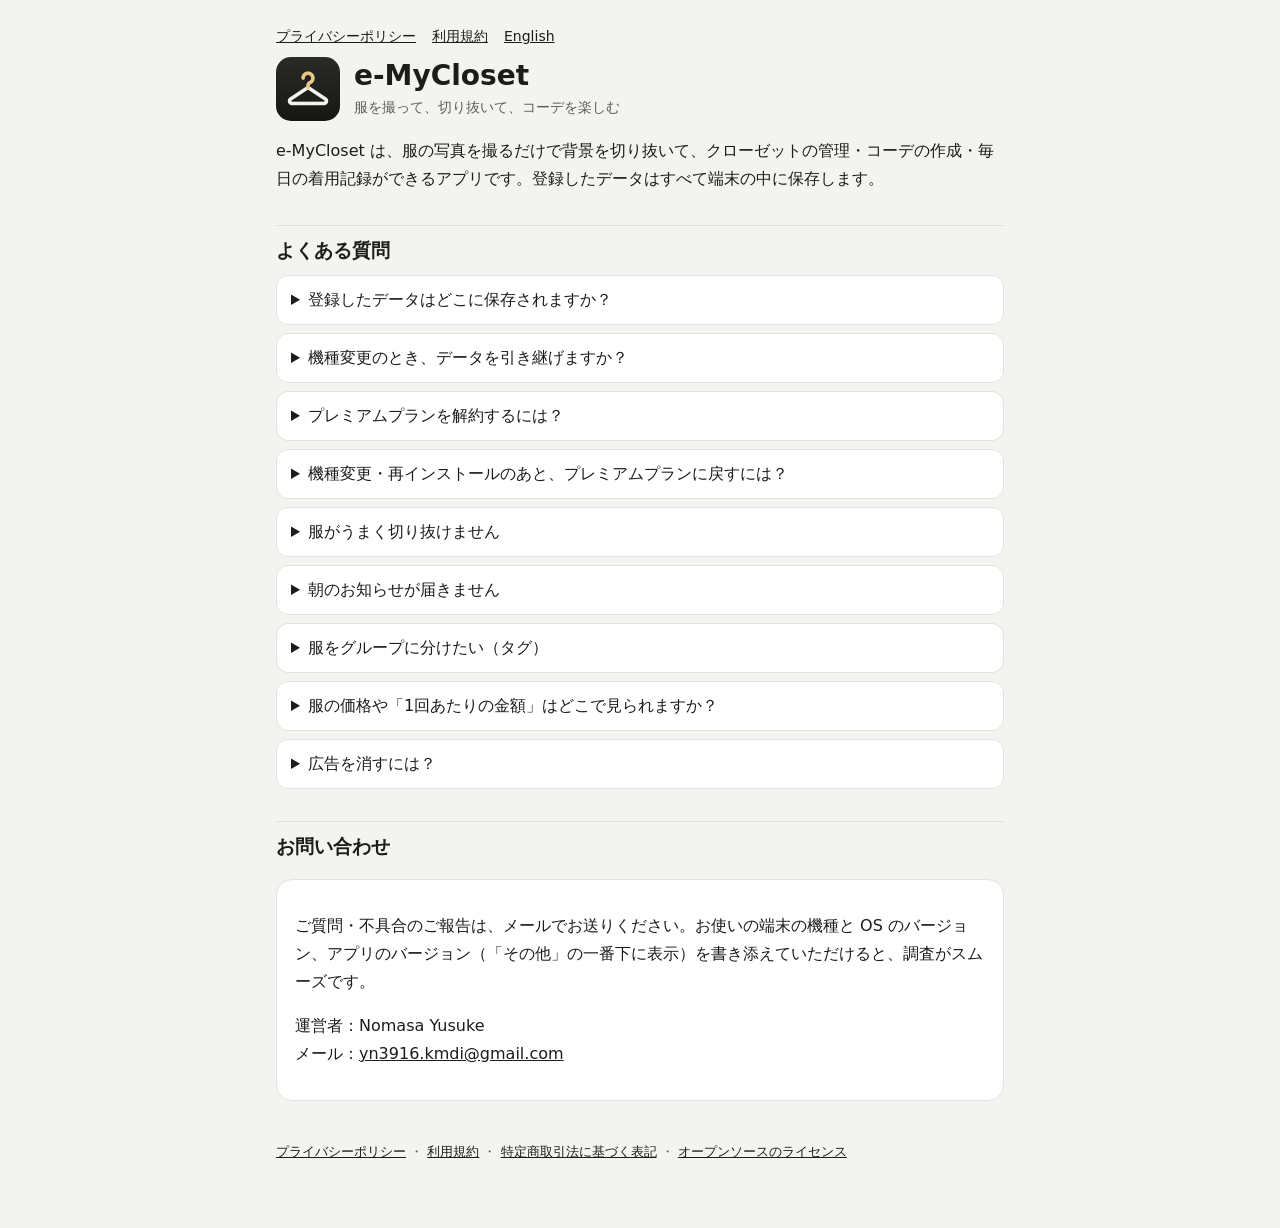
<file: index.html>
<!doctype html>
<html lang="ja">
<head>
<meta charset="utf-8">
<meta name="viewport" content="width=device-width, initial-scale=1">
<title>e-MyCloset サポート</title>
<meta name="description" content="服を撮るだけで切り抜いて、クローゼット管理・コーデ作成・着用記録ができるアプリ「e-MyCloset」のサポートページです。">
<link rel="icon" href="favicon.png">
<link rel="stylesheet" href="style.css">
</head>
<body>
<main>
<p class="nav"><a href="privacy.html">プライバシーポリシー</a><a href="terms.html">利用規約</a><a href="en/">English</a></p>
<div class="app">
<img src="icon.png" alt="">
<div>
<h1 style="margin:0">e-MyCloset</h1>
<p class="muted" style="margin:0">服を撮って、切り抜いて、コーデを楽しむ</p>
</div>
</div>

<p>e-MyCloset は、服の写真を撮るだけで背景を切り抜いて、クローゼットの管理・コーデの作成・毎日の着用記録ができるアプリです。登録したデータはすべて端末の中に保存します。</p>

<h2>よくある質問</h2>

<details><summary>登録したデータはどこに保存されますか？</summary>
<p>すべてお使いの端末の中に保存されます。運営者のサーバーには送られません。そのため、アプリを削除するとデータも消えます。</p>
</details>

<details><summary>機種変更のとき、データを引き継げますか？</summary>
<p>前の端末で「その他 → バックアップを作成」を行い、ファイルを iCloud Drive・Google ドライブ・メールなどに保存してください。新しい端末で「その他 → バックアップから復元」を選び、そのファイルを選ぶと引き継げます（iPhone と Android の間でも使えます）。</p>
</details>

<details><summary>プレミアムプランを解約するには？</summary>
<p>ストアのアカウントの設定から解約できます。期間が終わる24時間前までに解約すると、次の更新の料金はかかりません。アプリを削除しても解約にはなりません。</p>
<ul>
<li>iPhone：設定アプリ → 自分の名前 → サブスクリプション</li>
<li>Android：Google Play ストア → プロフィールのアイコン → お支払いと定期購入 → 定期購入</li>
</ul>
</details>

<details><summary>機種変更・再インストールのあと、プレミアムプランに戻すには？</summary>
<p>購入したときと同じ Apple ID または Google アカウントでログインしたうえで、「その他 → 購入の復元」を選んでください。</p>
</details>

<details><summary>服がうまく切り抜けません</summary>
<p>無地の壁や床の上に服を置き、服全体が写るように撮ると、きれいに切り抜けます。切り抜く範囲を枠で囲んでから始めると、精度が上がります。切り抜いたあとも、消しゴムと復元で手直しできます。</p>
</details>

<details><summary>朝のお知らせが届きません</summary>
<p>端末の設定で、e-MyCloset の通知が許可されているか確かめてください。省電力の設定によっては、通知が遅れることがあります。</p>
</details>

<details><summary>服をグループに分けたい（タグ）</summary>
<p>服の登録・編集の画面の「タグ」で、「仕事用」「休日」などのタグを作って付けられます。クローゼットの上に並ぶタグを押すと、そのタグの服だけを表示します。タグの名前の変更や削除は「その他 → 設定 → タグの管理」でできます。</p>
</details>

<details><summary>服の価格や「1回あたりの金額」はどこで見られますか？</summary>
<p>服の編集で価格を入れると、アイテムの詳細に「着用1回あたりの金額」が表示されます。「その他 → 着回し分析」では、クローゼットの合計金額も見られます。通貨は「その他 → 設定 → 通貨」で変えられます。</p>
</details>

<details><summary>広告を消すには？</summary>
<p>プレミアムプランにすると、すべての画面の広告が消えます。</p>
</details>

<h2>お問い合わせ</h2>
<div class="card">
<p>ご質問・不具合のご報告は、メールでお送りください。お使いの端末の機種と OS のバージョン、アプリのバージョン（「その他」の一番下に表示）を書き添えていただけると、調査がスムーズです。</p>
<p>運営者：Nomasa Yusuke<br>メール：<a href="mailto:yn3916.kmdi@gmail.com">yn3916.kmdi@gmail.com</a></p>
</div>

<footer><a href="privacy.html">プライバシーポリシー</a> ・ <a href="terms.html">利用規約</a> ・ <a href="tokushoho.html">特定商取引法に基づく表記</a> ・ <a href="licenses.html">オープンソースのライセンス</a></footer>
</main>
</body>
</html>
</file>
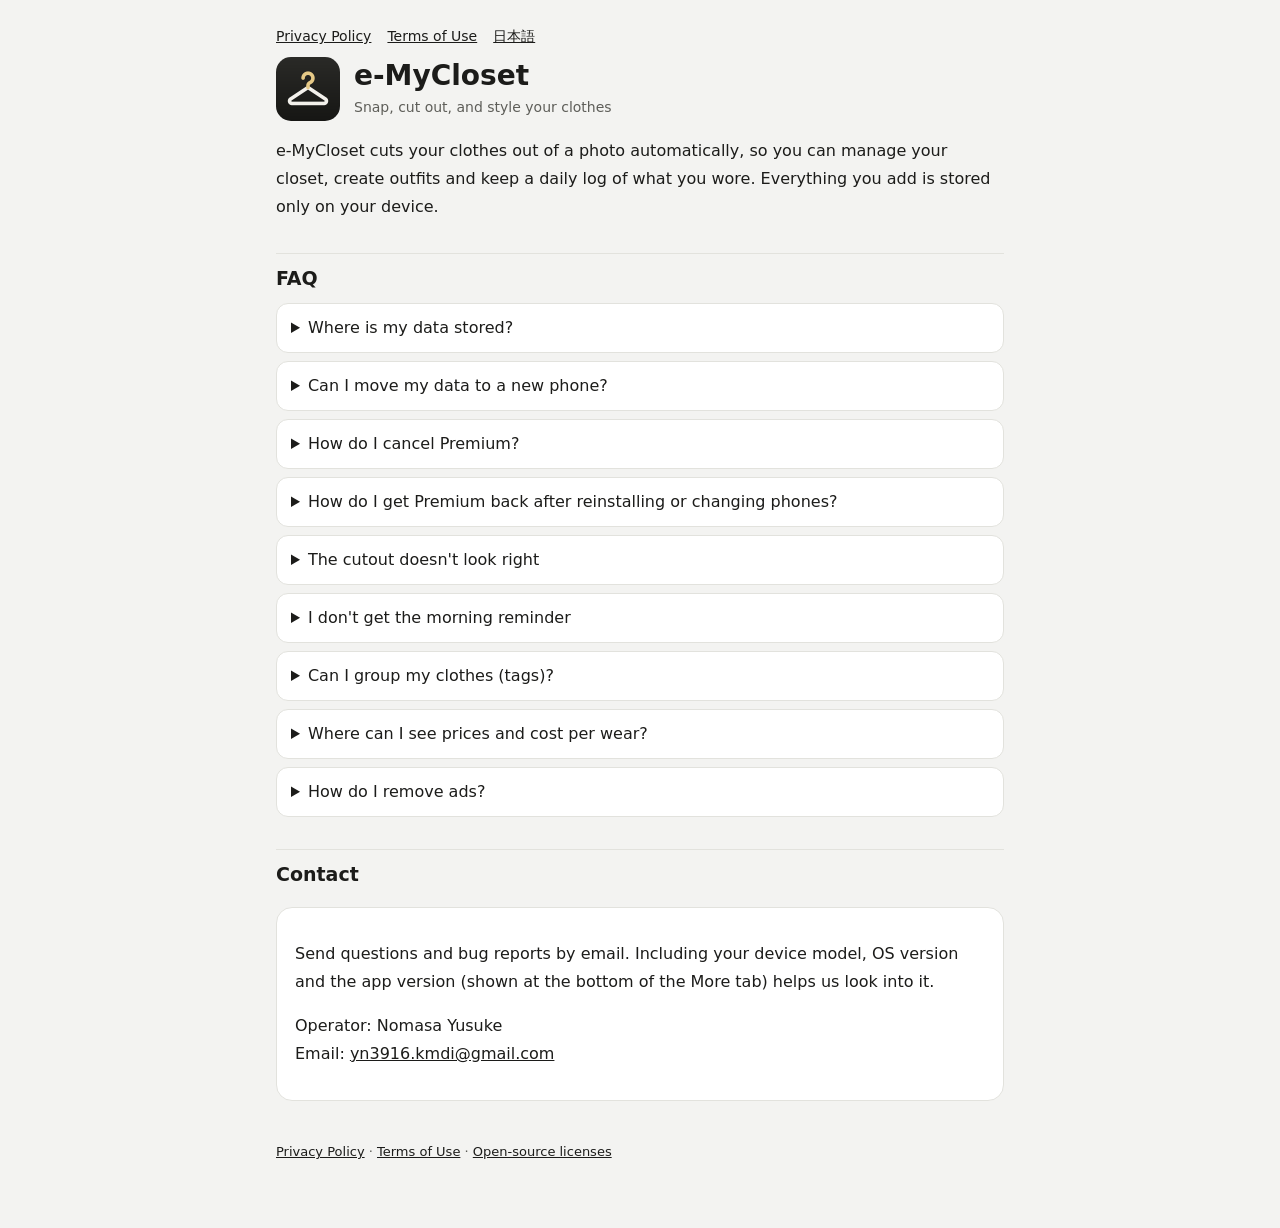
<file: en/index.html>
<!doctype html>
<html lang="en">
<head>
<meta charset="utf-8">
<meta name="viewport" content="width=device-width, initial-scale=1">
<title>e-MyCloset Support</title>
<meta name="description" content="Support page for e-MyCloset — snap your clothes, cut them out automatically, and manage your closet, outfits and what you wore.">
<link rel="icon" href="../favicon.png">
<link rel="stylesheet" href="../style.css">
</head>
<body>
<main>
<p class="nav"><a href="privacy.html">Privacy Policy</a><a href="terms.html">Terms of Use</a><a href="../">日本語</a></p>
<div class="app">
<img src="../icon.png" alt="">
<div>
<h1 style="margin:0">e-MyCloset</h1>
<p class="muted" style="margin:0">Snap, cut out, and style your clothes</p>
</div>
</div>

<p>e-MyCloset cuts your clothes out of a photo automatically, so you can manage your closet, create outfits and keep a daily log of what you wore. Everything you add is stored only on your device.</p>

<h2>FAQ</h2>

<details><summary>Where is my data stored?</summary>
<p>Everything is stored on your device. Nothing is sent to our servers (we don't have any). Deleting the app also deletes your data.</p>
</details>

<details><summary>Can I move my data to a new phone?</summary>
<p>On your old phone, go to More → Create backup and save the file to iCloud Drive, Google Drive, email, etc. On your new phone, choose More → Restore from backup and pick that file. This works between iPhone and Android too.</p>
</details>

<details><summary>How do I cancel Premium?</summary>
<p>Cancel from your store account settings. If you cancel at least 24 hours before the end of the current period, you won't be charged for the next one. Deleting the app does not cancel your subscription.</p>
<ul>
<li>iPhone: Settings → your name → Subscriptions</li>
<li>Android: Google Play Store → profile icon → Payments &amp; subscriptions → Subscriptions</li>
</ul>
</details>

<details><summary>How do I get Premium back after reinstalling or changing phones?</summary>
<p>Sign in with the same Apple ID or Google account you used to buy it, then choose More → Restore purchases.</p>
</details>

<details><summary>The cutout doesn't look right</summary>
<p>Place the item on a plain wall or floor and keep the whole item in the photo. Drawing a frame around the item before starting improves accuracy, and you can touch up the result with the eraser and restore tools.</p>
</details>

<details><summary>I don't get the morning reminder</summary>
<p>Check that notifications for e-MyCloset are allowed in your device settings. Battery-saving settings may delay notifications.</p>
</details>

<details><summary>Can I group my clothes (tags)?</summary>
<p>When adding or editing an item, use Tags to create and add tags such as “Work” or “Weekend”. Tap a tag at the top of your closet to show only the items with that tag. To rename or delete tags, go to More → Settings → Manage tags.</p>
</details>

<details><summary>Where can I see prices and cost per wear?</summary>
<p>Add a price when editing an item to see its cost per wear on the item page. More → Wear insights also shows the total value of your closet. You can change the currency in More → Settings → Currency.</p>
</details>

<details><summary>How do I remove ads?</summary>
<p>Premium removes ads from every screen.</p>
</details>

<h2>Contact</h2>
<div class="card">
<p>Send questions and bug reports by email. Including your device model, OS version and the app version (shown at the bottom of the More tab) helps us look into it.</p>
<p>Operator: Nomasa Yusuke<br>Email: <a href="mailto:yn3916.kmdi@gmail.com">yn3916.kmdi@gmail.com</a></p>
</div>

<footer><a href="privacy.html">Privacy Policy</a> · <a href="terms.html">Terms of Use</a> · <a href="../licenses.html">Open-source licenses</a></footer>
</main>
</body>
</html>
</file>
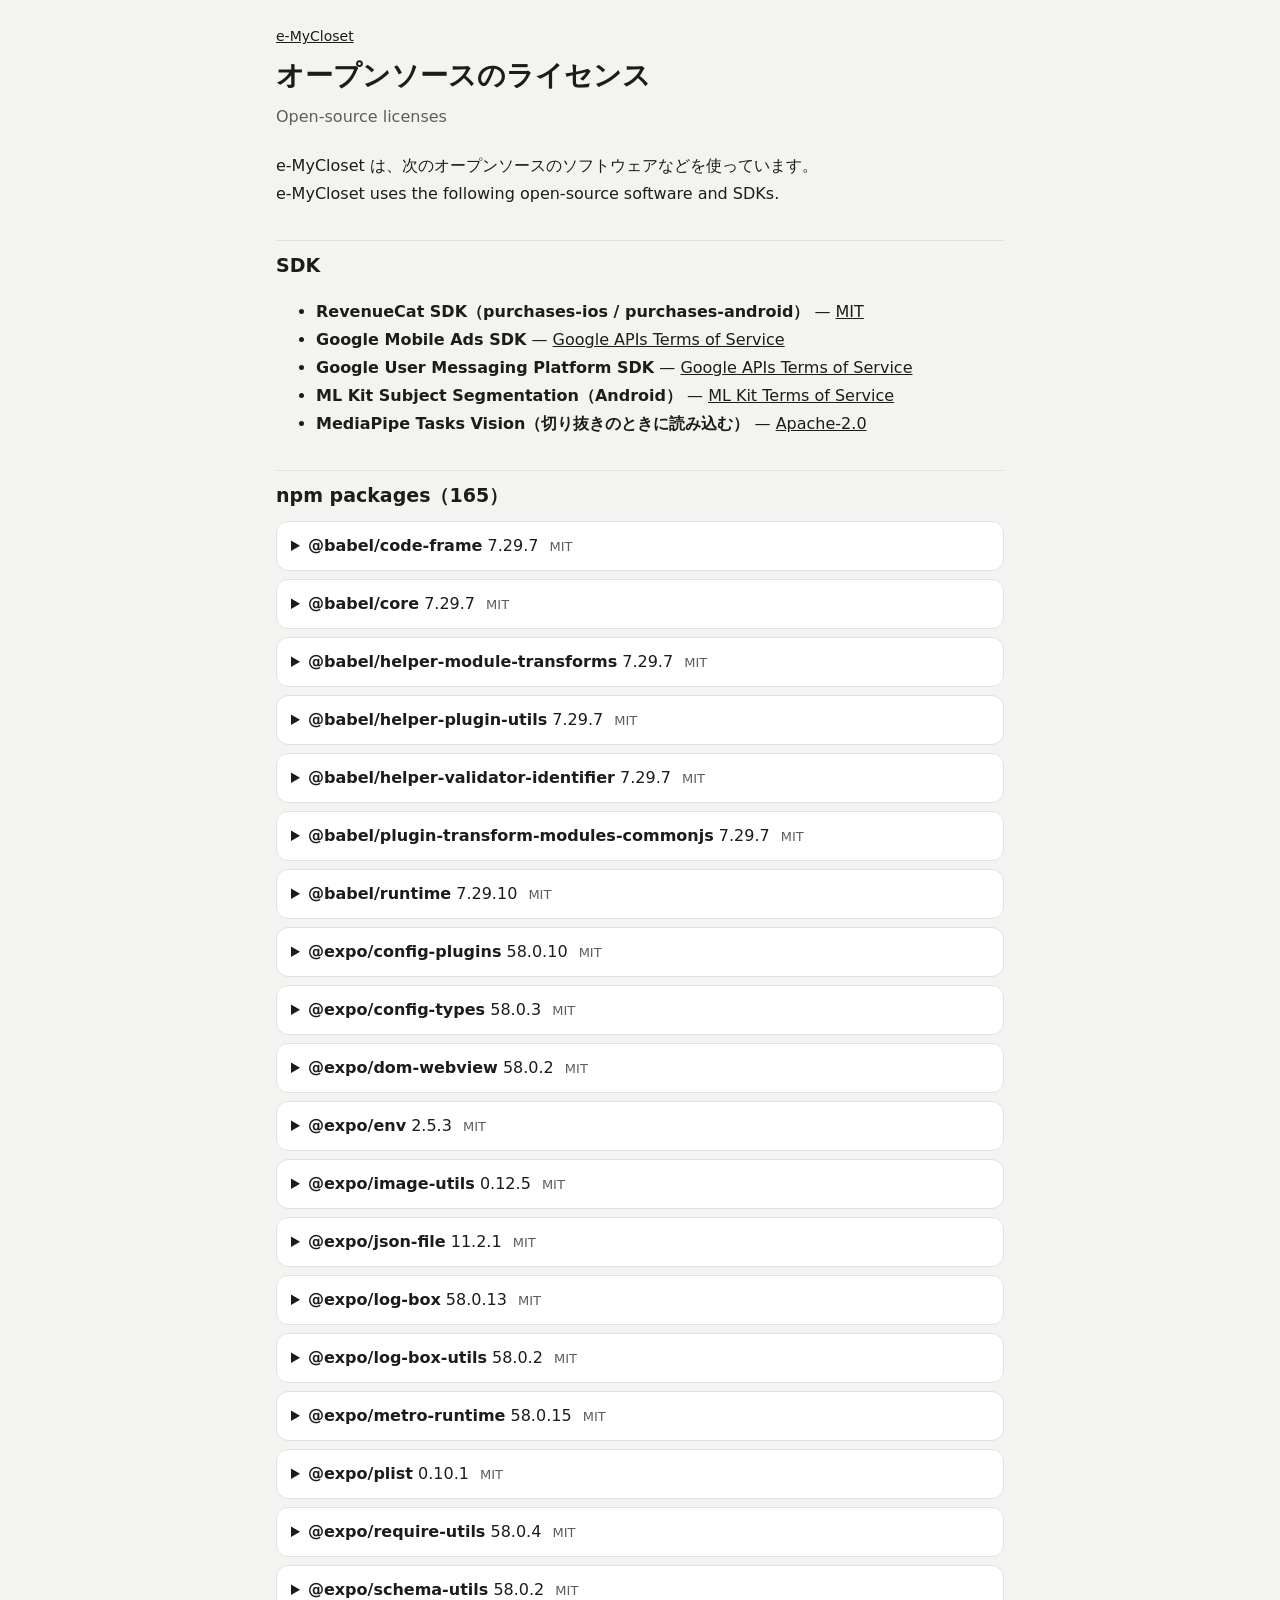
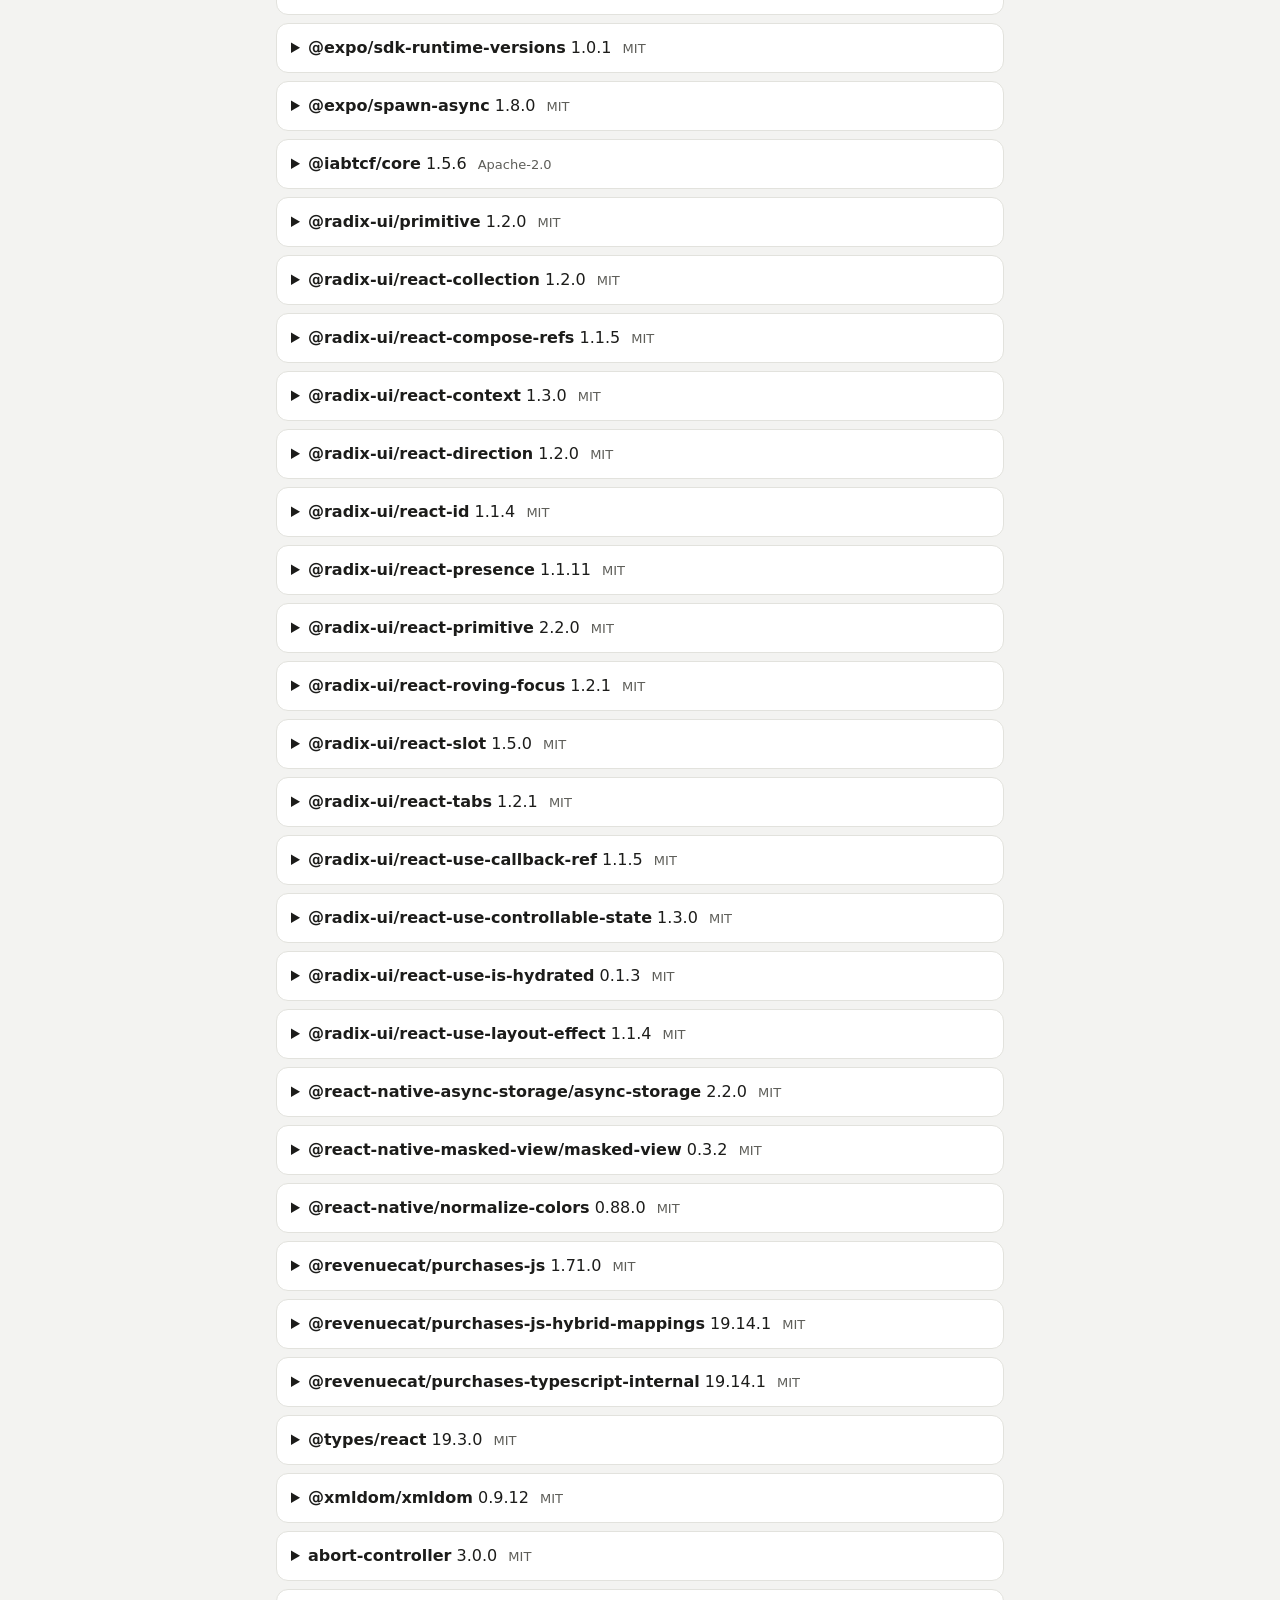
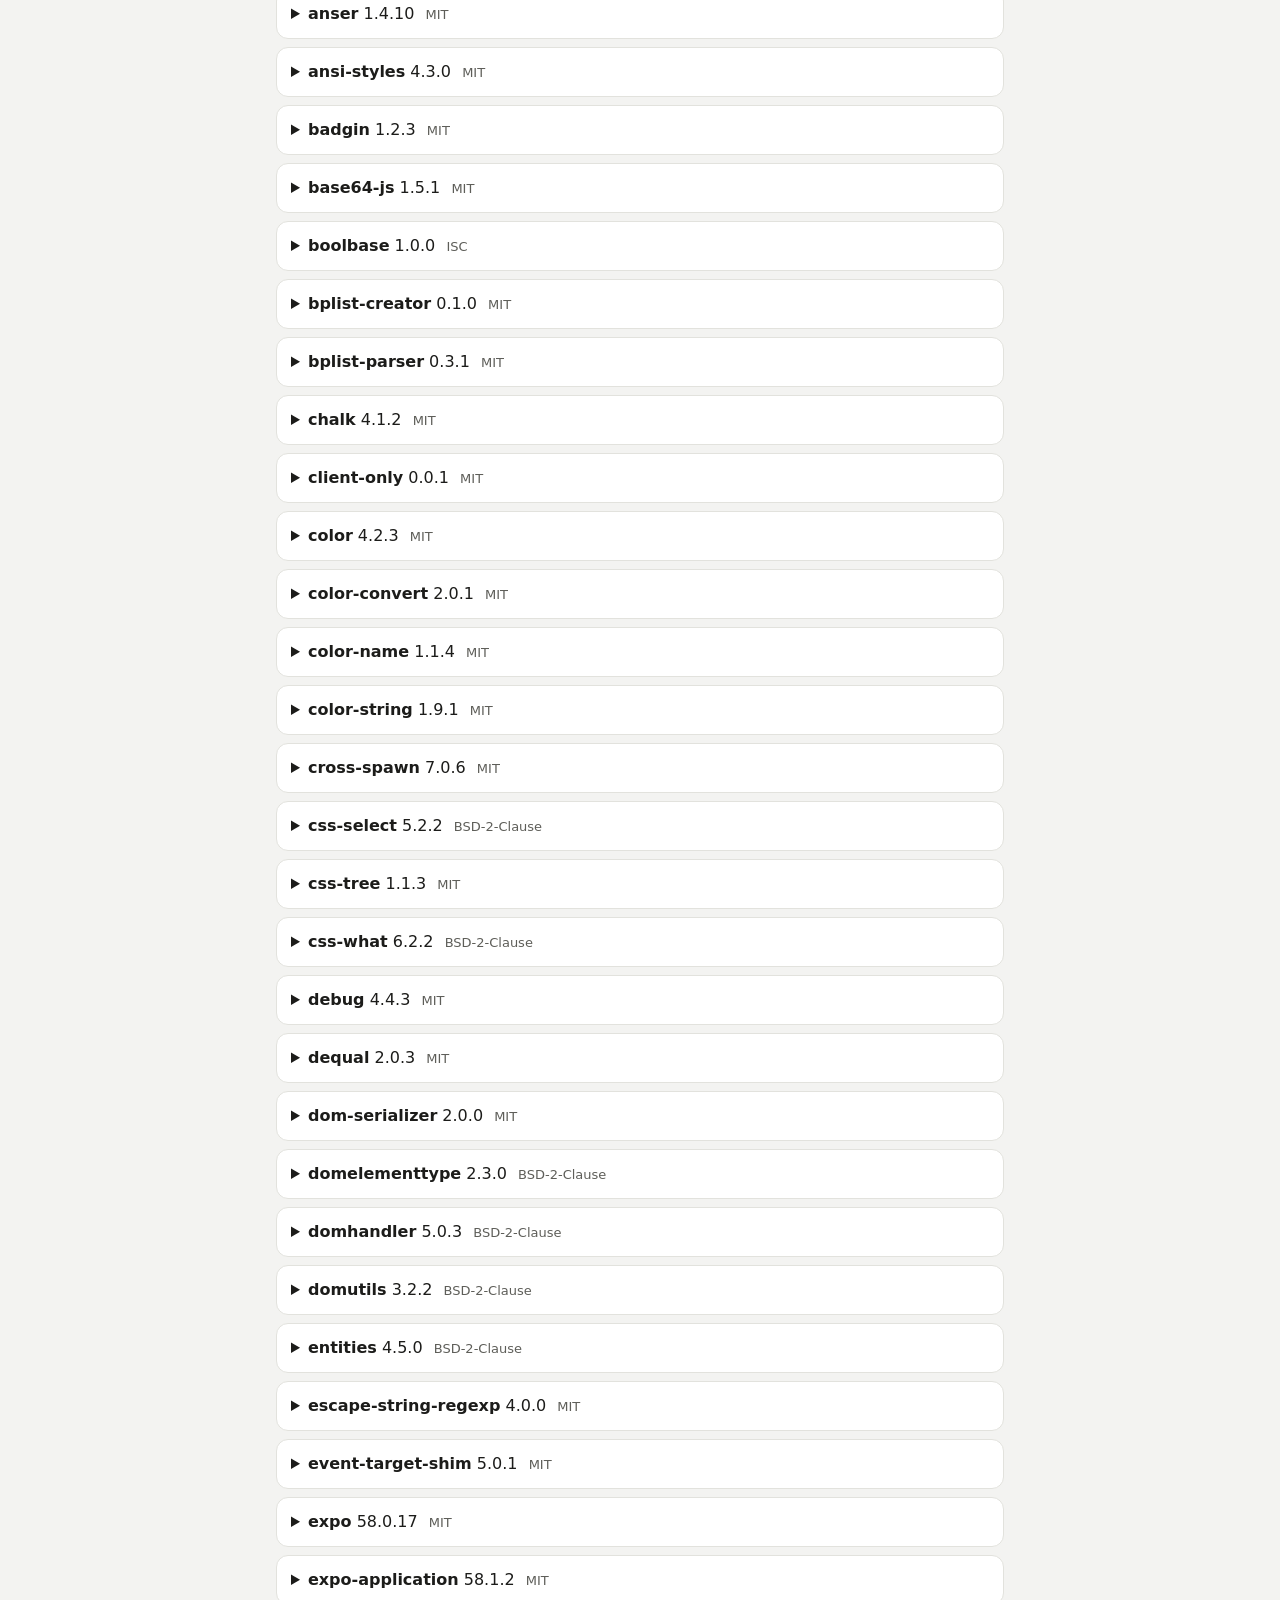
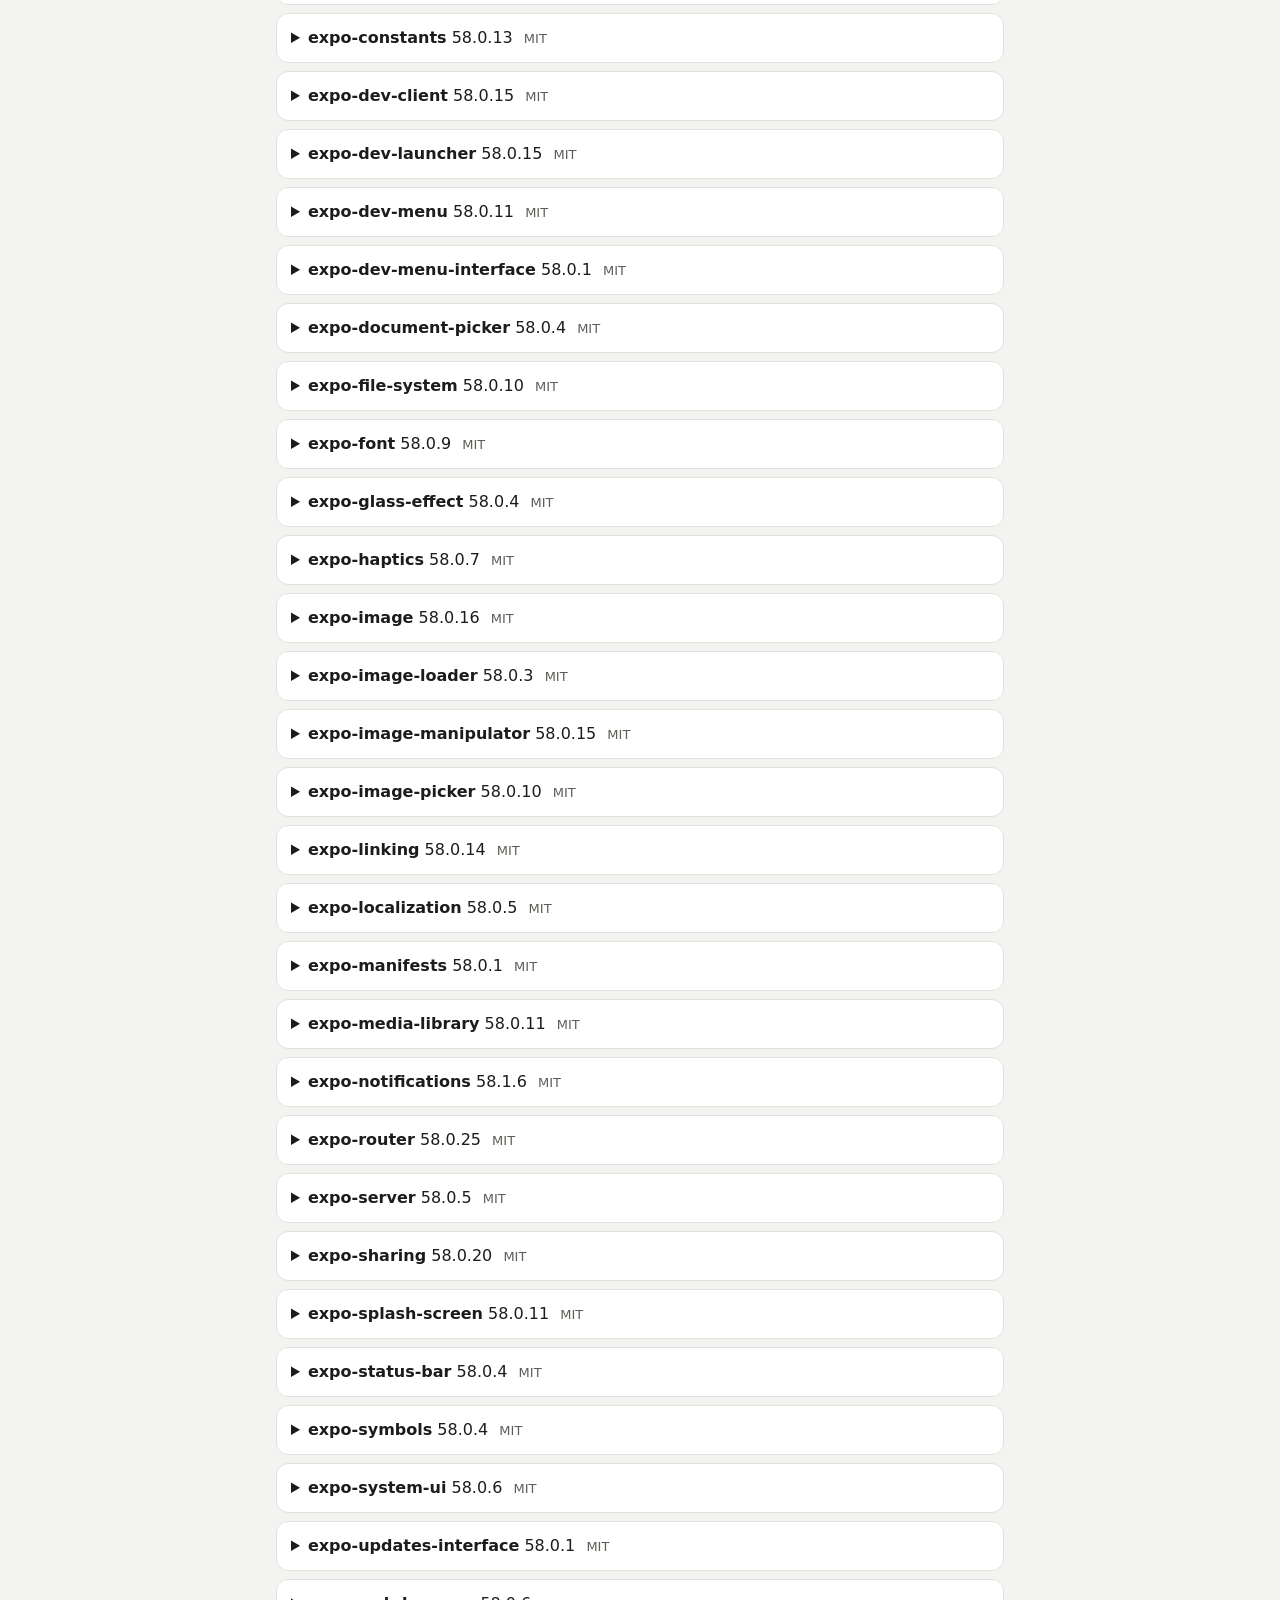
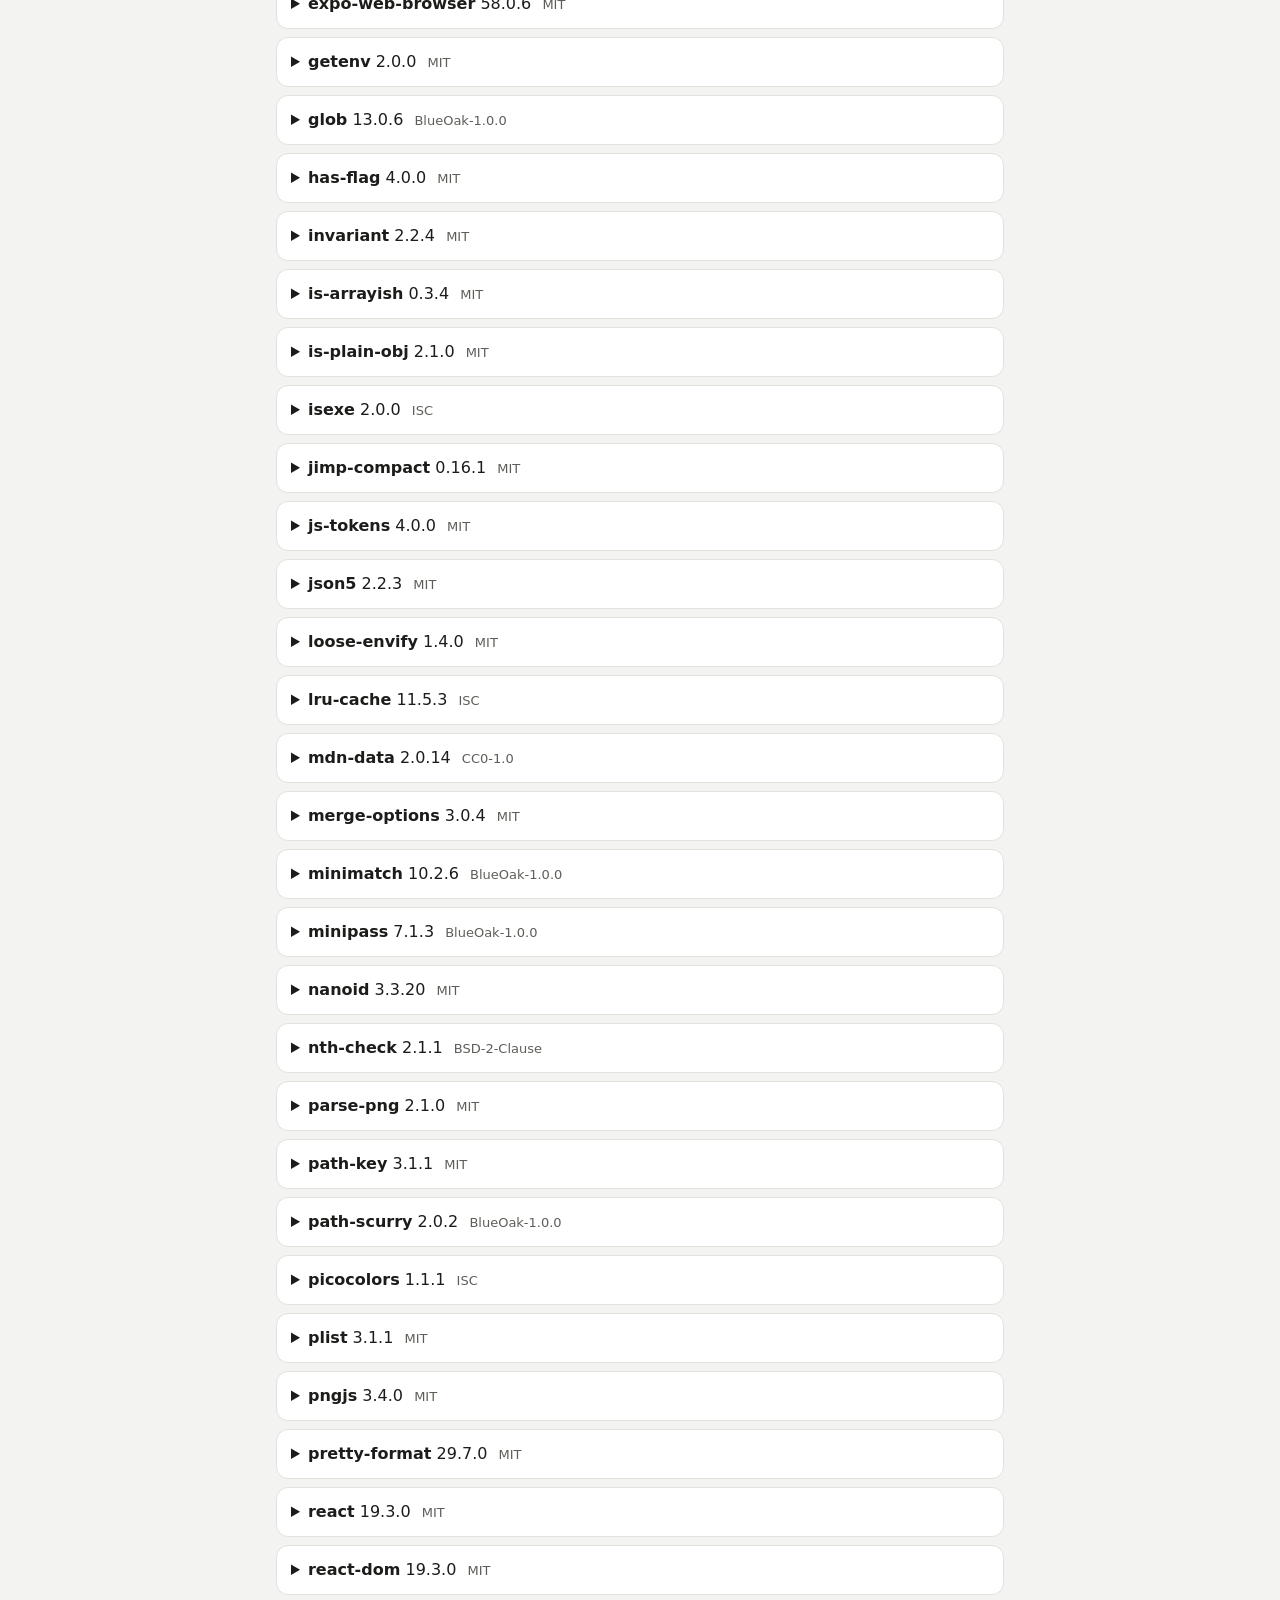
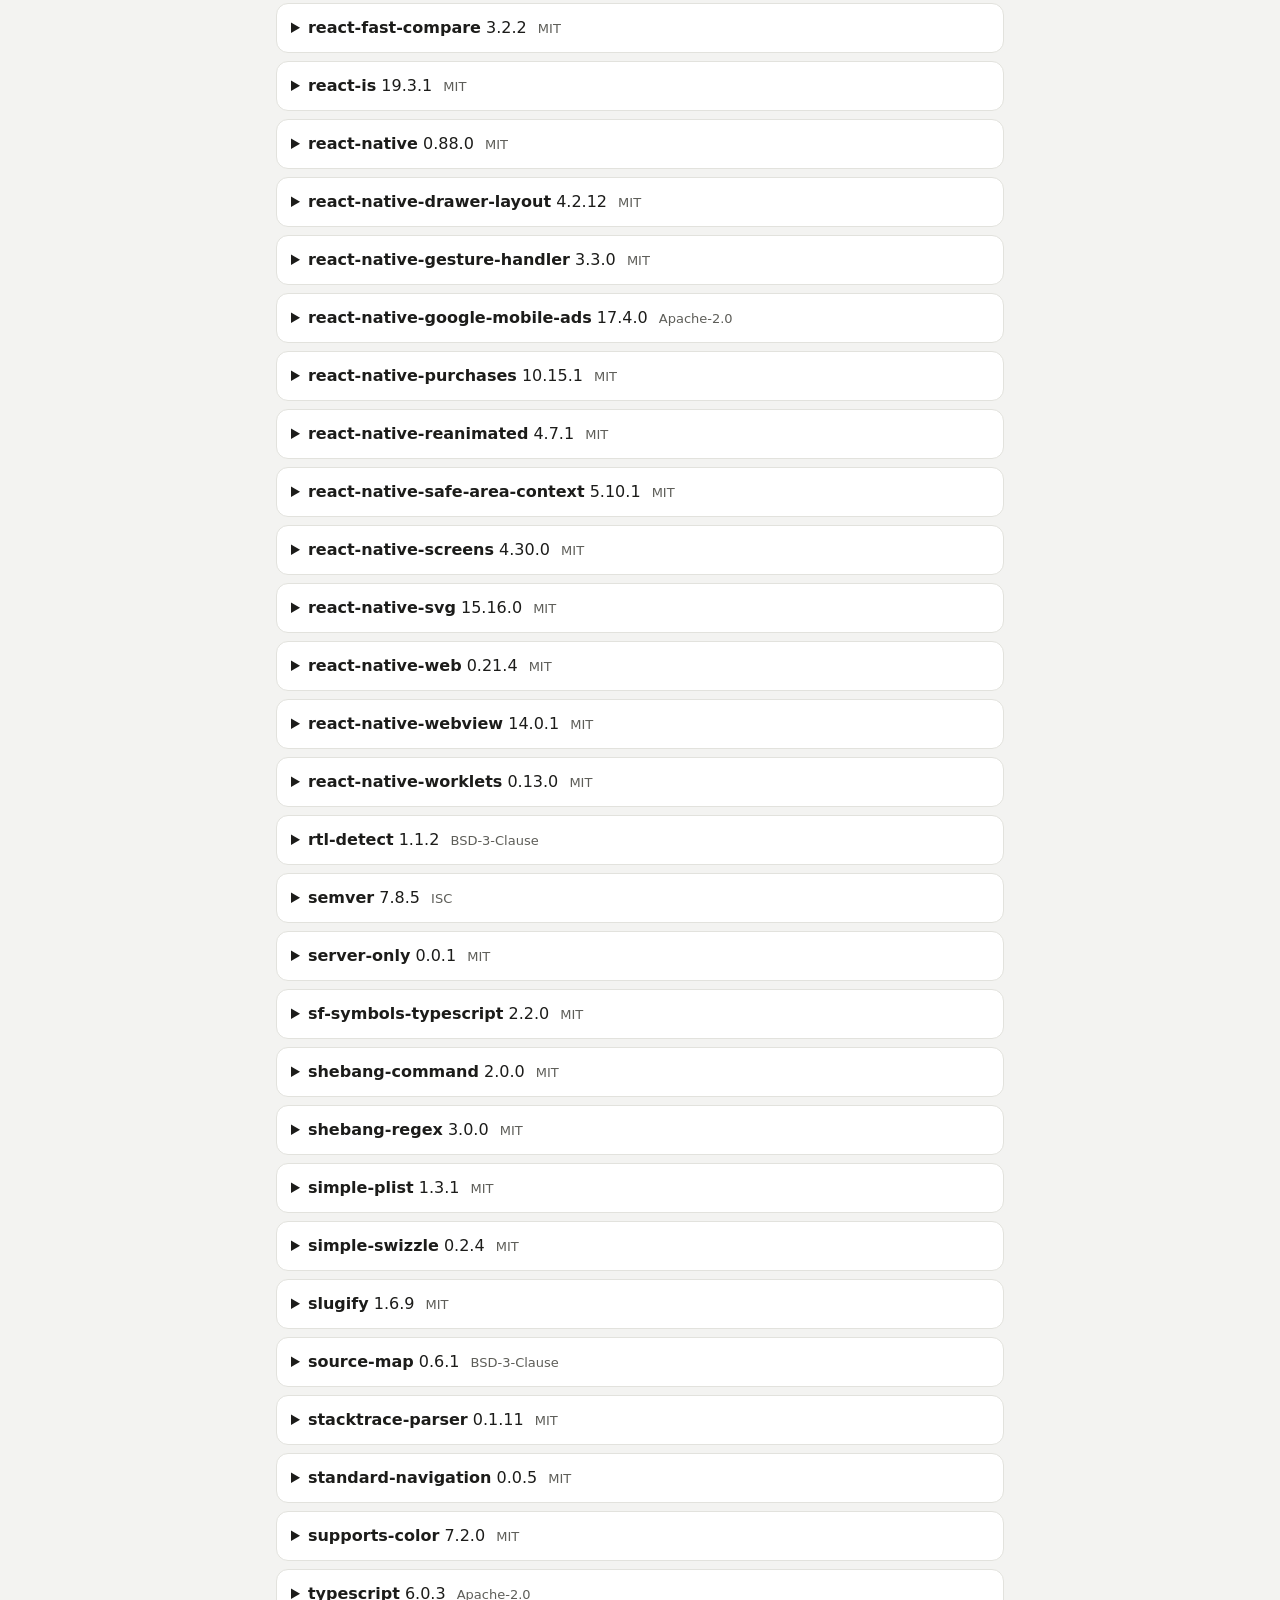
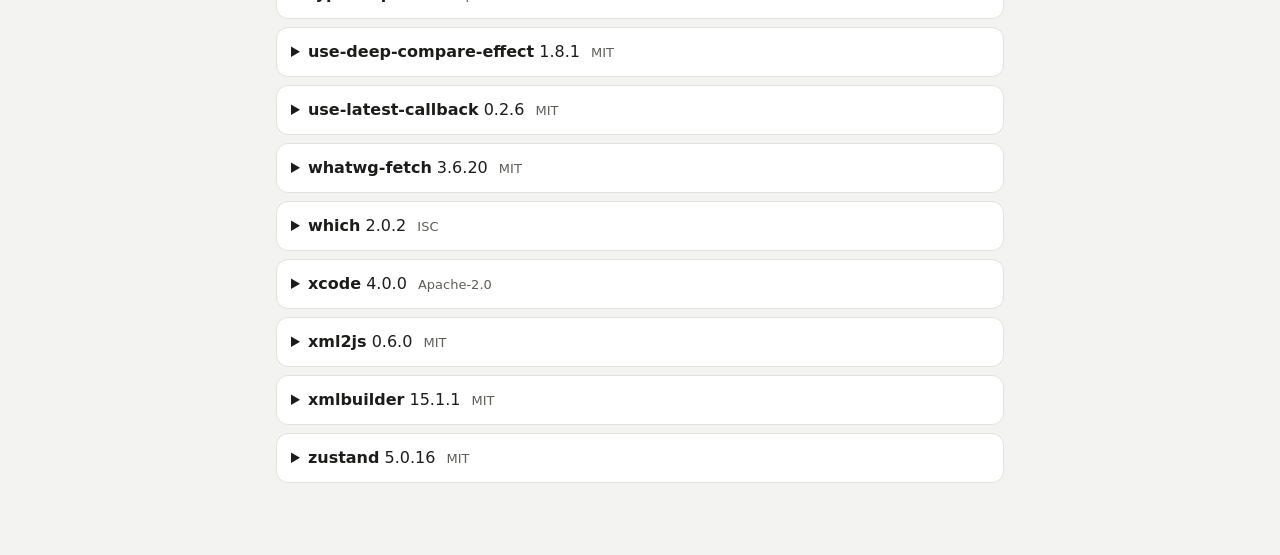
<file: licenses.html>
<!doctype html>
<html lang="ja">
<head>
<meta charset="utf-8">
<meta name="viewport" content="width=device-width, initial-scale=1">
<title>オープンソースのライセンス / Open-source licenses — e-MyCloset</title>
<link rel="icon" href="favicon.png">
<link rel="stylesheet" href="style.css">
</head>
<body>
<main>
<p class="nav"><a href="./">e-MyCloset</a></p>
<h1>オープンソースのライセンス<br><small>Open-source licenses</small></h1>
<p>e-MyCloset は、次のオープンソースのソフトウェアなどを使っています。<br>e-MyCloset uses the following open-source software and SDKs.</p>
<h2>SDK</h2>
<ul>
<li><b>RevenueCat SDK（purchases-ios / purchases-android）</b> — <a href="https://github.com/RevenueCat/purchases-ios/blob/main/LICENSE">MIT</a></li>
<li><b>Google Mobile Ads SDK</b> — <a href="https://developers.google.com/terms">Google APIs Terms of Service</a></li>
<li><b>Google User Messaging Platform SDK</b> — <a href="https://developers.google.com/terms">Google APIs Terms of Service</a></li>
<li><b>ML Kit Subject Segmentation（Android）</b> — <a href="https://developers.google.com/ml-kit/terms">ML Kit Terms of Service</a></li>
<li><b>MediaPipe Tasks Vision（切り抜きのときに読み込む）</b> — <a href="https://github.com/google-ai-edge/mediapipe/blob/master/LICENSE">Apache-2.0</a></li>
</ul>
<h2>npm packages（165）</h2>
<details><summary><b>@babel/code-frame</b> 7.29.7 <span class="lic">MIT</span></summary><p><a href="https://babel.dev/docs/en/next/babel-code-frame">https://babel.dev/docs/en/next/babel-code-frame</a></p><pre>MIT License

Copyright (c) 2014-present Sebastian McKenzie and other contributors

Permission is hereby granted, free of charge, to any person obtaining
a copy of this software and associated documentation files (the
&quot;Software&quot;), to deal in the Software without restriction, including
without limitation the rights to use, copy, modify, merge, publish,
distribute, sublicense, and/or sell copies of the Software, and to
permit persons to whom the Software is furnished to do so, subject to
the following conditions:

The above copyright notice and this permission notice shall be
included in all copies or substantial portions of the Software.

THE SOFTWARE IS PROVIDED &quot;AS IS&quot;, WITHOUT WARRANTY OF ANY KIND,
EXPRESS OR IMPLIED, INCLUDING BUT NOT LIMITED TO THE WARRANTIES OF
MERCHANTABILITY, FITNESS FOR A PARTICULAR PURPOSE AND
NONINFRINGEMENT. IN NO EVENT SHALL THE AUTHORS OR COPYRIGHT HOLDERS BE
LIABLE FOR ANY CLAIM, DAMAGES OR OTHER LIABILITY, WHETHER IN AN ACTION
OF CONTRACT, TORT OR OTHERWISE, ARISING FROM, OUT OF OR IN CONNECTION
WITH THE SOFTWARE OR THE USE OR OTHER DEALINGS IN THE SOFTWARE.</pre></details>
<details><summary><b>@babel/core</b> 7.29.7 <span class="lic">MIT</span></summary><p><a href="https://babel.dev/docs/en/next/babel-core">https://babel.dev/docs/en/next/babel-core</a></p><pre>MIT License

Copyright (c) 2014-present Sebastian McKenzie and other contributors

Permission is hereby granted, free of charge, to any person obtaining
a copy of this software and associated documentation files (the
&quot;Software&quot;), to deal in the Software without restriction, including
without limitation the rights to use, copy, modify, merge, publish,
distribute, sublicense, and/or sell copies of the Software, and to
permit persons to whom the Software is furnished to do so, subject to
the following conditions:

The above copyright notice and this permission notice shall be
included in all copies or substantial portions of the Software.

THE SOFTWARE IS PROVIDED &quot;AS IS&quot;, WITHOUT WARRANTY OF ANY KIND,
EXPRESS OR IMPLIED, INCLUDING BUT NOT LIMITED TO THE WARRANTIES OF
MERCHANTABILITY, FITNESS FOR A PARTICULAR PURPOSE AND
NONINFRINGEMENT. IN NO EVENT SHALL THE AUTHORS OR COPYRIGHT HOLDERS BE
LIABLE FOR ANY CLAIM, DAMAGES OR OTHER LIABILITY, WHETHER IN AN ACTION
OF CONTRACT, TORT OR OTHERWISE, ARISING FROM, OUT OF OR IN CONNECTION
WITH THE SOFTWARE OR THE USE OR OTHER DEALINGS IN THE SOFTWARE.</pre></details>
<details><summary><b>@babel/helper-module-transforms</b> 7.29.7 <span class="lic">MIT</span></summary><p><a href="https://babel.dev/docs/en/next/babel-helper-module-transforms">https://babel.dev/docs/en/next/babel-helper-module-transforms</a></p><pre>MIT License

Copyright (c) 2014-present Sebastian McKenzie and other contributors

Permission is hereby granted, free of charge, to any person obtaining
a copy of this software and associated documentation files (the
&quot;Software&quot;), to deal in the Software without restriction, including
without limitation the rights to use, copy, modify, merge, publish,
distribute, sublicense, and/or sell copies of the Software, and to
permit persons to whom the Software is furnished to do so, subject to
the following conditions:

The above copyright notice and this permission notice shall be
included in all copies or substantial portions of the Software.

THE SOFTWARE IS PROVIDED &quot;AS IS&quot;, WITHOUT WARRANTY OF ANY KIND,
EXPRESS OR IMPLIED, INCLUDING BUT NOT LIMITED TO THE WARRANTIES OF
MERCHANTABILITY, FITNESS FOR A PARTICULAR PURPOSE AND
NONINFRINGEMENT. IN NO EVENT SHALL THE AUTHORS OR COPYRIGHT HOLDERS BE
LIABLE FOR ANY CLAIM, DAMAGES OR OTHER LIABILITY, WHETHER IN AN ACTION
OF CONTRACT, TORT OR OTHERWISE, ARISING FROM, OUT OF OR IN CONNECTION
WITH THE SOFTWARE OR THE USE OR OTHER DEALINGS IN THE SOFTWARE.</pre></details>
<details><summary><b>@babel/helper-plugin-utils</b> 7.29.7 <span class="lic">MIT</span></summary><p><a href="https://babel.dev/docs/en/next/babel-helper-plugin-utils">https://babel.dev/docs/en/next/babel-helper-plugin-utils</a></p><pre>MIT License

Copyright (c) 2014-present Sebastian McKenzie and other contributors

Permission is hereby granted, free of charge, to any person obtaining
a copy of this software and associated documentation files (the
&quot;Software&quot;), to deal in the Software without restriction, including
without limitation the rights to use, copy, modify, merge, publish,
distribute, sublicense, and/or sell copies of the Software, and to
permit persons to whom the Software is furnished to do so, subject to
the following conditions:

The above copyright notice and this permission notice shall be
included in all copies or substantial portions of the Software.

THE SOFTWARE IS PROVIDED &quot;AS IS&quot;, WITHOUT WARRANTY OF ANY KIND,
EXPRESS OR IMPLIED, INCLUDING BUT NOT LIMITED TO THE WARRANTIES OF
MERCHANTABILITY, FITNESS FOR A PARTICULAR PURPOSE AND
NONINFRINGEMENT. IN NO EVENT SHALL THE AUTHORS OR COPYRIGHT HOLDERS BE
LIABLE FOR ANY CLAIM, DAMAGES OR OTHER LIABILITY, WHETHER IN AN ACTION
OF CONTRACT, TORT OR OTHERWISE, ARISING FROM, OUT OF OR IN CONNECTION
WITH THE SOFTWARE OR THE USE OR OTHER DEALINGS IN THE SOFTWARE.</pre></details>
<details><summary><b>@babel/helper-validator-identifier</b> 7.29.7 <span class="lic">MIT</span></summary><p><a href="https://github.com/babel/babel">https://github.com/babel/babel</a></p><pre>MIT License

Copyright (c) 2014-present Sebastian McKenzie and other contributors

Permission is hereby granted, free of charge, to any person obtaining
a copy of this software and associated documentation files (the
&quot;Software&quot;), to deal in the Software without restriction, including
without limitation the rights to use, copy, modify, merge, publish,
distribute, sublicense, and/or sell copies of the Software, and to
permit persons to whom the Software is furnished to do so, subject to
the following conditions:

The above copyright notice and this permission notice shall be
included in all copies or substantial portions of the Software.

THE SOFTWARE IS PROVIDED &quot;AS IS&quot;, WITHOUT WARRANTY OF ANY KIND,
EXPRESS OR IMPLIED, INCLUDING BUT NOT LIMITED TO THE WARRANTIES OF
MERCHANTABILITY, FITNESS FOR A PARTICULAR PURPOSE AND
NONINFRINGEMENT. IN NO EVENT SHALL THE AUTHORS OR COPYRIGHT HOLDERS BE
LIABLE FOR ANY CLAIM, DAMAGES OR OTHER LIABILITY, WHETHER IN AN ACTION
OF CONTRACT, TORT OR OTHERWISE, ARISING FROM, OUT OF OR IN CONNECTION
WITH THE SOFTWARE OR THE USE OR OTHER DEALINGS IN THE SOFTWARE.</pre></details>
<details><summary><b>@babel/plugin-transform-modules-commonjs</b> 7.29.7 <span class="lic">MIT</span></summary><p><a href="https://babel.dev/docs/en/next/babel-plugin-transform-modules-commonjs">https://babel.dev/docs/en/next/babel-plugin-transform-modules-commonjs</a></p><pre>MIT License

Copyright (c) 2014-present Sebastian McKenzie and other contributors

Permission is hereby granted, free of charge, to any person obtaining
a copy of this software and associated documentation files (the
&quot;Software&quot;), to deal in the Software without restriction, including
without limitation the rights to use, copy, modify, merge, publish,
distribute, sublicense, and/or sell copies of the Software, and to
permit persons to whom the Software is furnished to do so, subject to
the following conditions:

The above copyright notice and this permission notice shall be
included in all copies or substantial portions of the Software.

THE SOFTWARE IS PROVIDED &quot;AS IS&quot;, WITHOUT WARRANTY OF ANY KIND,
EXPRESS OR IMPLIED, INCLUDING BUT NOT LIMITED TO THE WARRANTIES OF
MERCHANTABILITY, FITNESS FOR A PARTICULAR PURPOSE AND
NONINFRINGEMENT. IN NO EVENT SHALL THE AUTHORS OR COPYRIGHT HOLDERS BE
LIABLE FOR ANY CLAIM, DAMAGES OR OTHER LIABILITY, WHETHER IN AN ACTION
OF CONTRACT, TORT OR OTHERWISE, ARISING FROM, OUT OF OR IN CONNECTION
WITH THE SOFTWARE OR THE USE OR OTHER DEALINGS IN THE SOFTWARE.</pre></details>
<details><summary><b>@babel/runtime</b> 7.29.10 <span class="lic">MIT</span></summary><p><a href="https://babel.dev/docs/en/next/babel-runtime">https://babel.dev/docs/en/next/babel-runtime</a></p><pre>MIT License

Copyright (c) 2014-present Sebastian McKenzie and other contributors

Permission is hereby granted, free of charge, to any person obtaining
a copy of this software and associated documentation files (the
&quot;Software&quot;), to deal in the Software without restriction, including
without limitation the rights to use, copy, modify, merge, publish,
distribute, sublicense, and/or sell copies of the Software, and to
permit persons to whom the Software is furnished to do so, subject to
the following conditions:

The above copyright notice and this permission notice shall be
included in all copies or substantial portions of the Software.

THE SOFTWARE IS PROVIDED &quot;AS IS&quot;, WITHOUT WARRANTY OF ANY KIND,
EXPRESS OR IMPLIED, INCLUDING BUT NOT LIMITED TO THE WARRANTIES OF
MERCHANTABILITY, FITNESS FOR A PARTICULAR PURPOSE AND
NONINFRINGEMENT. IN NO EVENT SHALL THE AUTHORS OR COPYRIGHT HOLDERS BE
LIABLE FOR ANY CLAIM, DAMAGES OR OTHER LIABILITY, WHETHER IN AN ACTION
OF CONTRACT, TORT OR OTHERWISE, ARISING FROM, OUT OF OR IN CONNECTION
WITH THE SOFTWARE OR THE USE OR OTHER DEALINGS IN THE SOFTWARE.</pre></details>
<details><summary><b>@expo/config-plugins</b> 58.0.10 <span class="lic">MIT</span></summary><p><a href="https://docs.expo.dev/guides/config-plugins/">https://docs.expo.dev/guides/config-plugins/</a></p><pre>The MIT License (MIT)

Copyright (c) 2015-present 650 Industries, Inc. (aka Expo)

Permission is hereby granted, free of charge, to any person obtaining a copy
of this software and associated documentation files (the &quot;Software&quot;), to deal
in the Software without restriction, including without limitation the rights
to use, copy, modify, merge, publish, distribute, sublicense, and/or sell
copies of the Software, and to permit persons to whom the Software is
furnished to do so, subject to the following conditions:

The above copyright notice and this permission notice shall be included in all
copies or substantial portions of the Software.

THE SOFTWARE IS PROVIDED &quot;AS IS&quot;, WITHOUT WARRANTY OF ANY KIND, EXPRESS OR
IMPLIED, INCLUDING BUT NOT LIMITED TO THE WARRANTIES OF MERCHANTABILITY,
FITNESS FOR A PARTICULAR PURPOSE AND NONINFRINGEMENT. IN NO EVENT SHALL THE
AUTHORS OR COPYRIGHT HOLDERS BE LIABLE FOR ANY CLAIM, DAMAGES OR OTHER
LIABILITY, WHETHER IN AN ACTION OF CONTRACT, TORT OR OTHERWISE, ARISING FROM,
OUT OF OR IN CONNECTION WITH THE SOFTWARE OR THE USE OR OTHER DEALINGS IN THE
SOFTWARE.</pre></details>
<details><summary><b>@expo/config-types</b> 58.0.3 <span class="lic">MIT</span></summary><p><a href="https://github.com/expo/expo/tree/main/packages/@expo/config-types#readme">https://github.com/expo/expo/tree/main/packages/@expo/config-types#readme</a></p><pre>The MIT License (MIT)

Copyright (c) 2020-present 650 Industries, Inc. (aka Expo)

Permission is hereby granted, free of charge, to any person obtaining a copy
of this software and associated documentation files (the &quot;Software&quot;), to deal
in the Software without restriction, including without limitation the rights
to use, copy, modify, merge, publish, distribute, sublicense, and/or sell
copies of the Software, and to permit persons to whom the Software is
furnished to do so, subject to the following conditions:

The above copyright notice and this permission notice shall be included in all
copies or substantial portions of the Software.

THE SOFTWARE IS PROVIDED &quot;AS IS&quot;, WITHOUT WARRANTY OF ANY KIND, EXPRESS OR
IMPLIED, INCLUDING BUT NOT LIMITED TO THE WARRANTIES OF MERCHANTABILITY,
FITNESS FOR A PARTICULAR PURPOSE AND NONINFRINGEMENT. IN NO EVENT SHALL THE
AUTHORS OR COPYRIGHT HOLDERS BE LIABLE FOR ANY CLAIM, DAMAGES OR OTHER
LIABILITY, WHETHER IN AN ACTION OF CONTRACT, TORT OR OTHERWISE, ARISING FROM,
OUT OF OR IN CONNECTION WITH THE SOFTWARE OR THE USE OR OTHER DEALINGS IN THE
SOFTWARE.</pre></details>
<details><summary><b>@expo/dom-webview</b> 58.0.2 <span class="lic">MIT</span></summary><p><a href="https://github.com/expo/expo/tree/main/packages/@expo/dom-webview">https://github.com/expo/expo/tree/main/packages/@expo/dom-webview</a></p><pre>The MIT License (MIT)

Copyright (c) 2015-present 650 Industries, Inc. (aka Expo)

Permission is hereby granted, free of charge, to any person obtaining a copy
of this software and associated documentation files (the &quot;Software&quot;), to deal
in the Software without restriction, including without limitation the rights
to use, copy, modify, merge, publish, distribute, sublicense, and/or sell
copies of the Software, and to permit persons to whom the Software is
furnished to do so, subject to the following conditions:

The above copyright notice and this permission notice shall be included in all
copies or substantial portions of the Software.

THE SOFTWARE IS PROVIDED &quot;AS IS&quot;, WITHOUT WARRANTY OF ANY KIND, EXPRESS OR
IMPLIED, INCLUDING BUT NOT LIMITED TO THE WARRANTIES OF MERCHANTABILITY,
FITNESS FOR A PARTICULAR PURPOSE AND NONINFRINGEMENT. IN NO EVENT SHALL THE
AUTHORS OR COPYRIGHT HOLDERS BE LIABLE FOR ANY CLAIM, DAMAGES OR OTHER
LIABILITY, WHETHER IN AN ACTION OF CONTRACT, TORT OR OTHERWISE, ARISING FROM,
OUT OF OR IN CONNECTION WITH THE SOFTWARE OR THE USE OR OTHER DEALINGS IN THE
SOFTWARE.</pre></details>
<details><summary><b>@expo/env</b> 2.5.3 <span class="lic">MIT</span></summary><p><a href="https://github.com/expo/expo/tree/main/packages/@expo/env#readme">https://github.com/expo/expo/tree/main/packages/@expo/env#readme</a></p><pre>The MIT License (MIT)

Copyright (c) 2023-present 650 Industries, Inc. (aka Expo)

Permission is hereby granted, free of charge, to any person obtaining a copy
of this software and associated documentation files (the &quot;Software&quot;), to deal
in the Software without restriction, including without limitation the rights
to use, copy, modify, merge, publish, distribute, sublicense, and/or sell
copies of the Software, and to permit persons to whom the Software is
furnished to do so, subject to the following conditions:

The above copyright notice and this permission notice shall be included in all
copies or substantial portions of the Software.

THE SOFTWARE IS PROVIDED &quot;AS IS&quot;, WITHOUT WARRANTY OF ANY KIND, EXPRESS OR
IMPLIED, INCLUDING BUT NOT LIMITED TO THE WARRANTIES OF MERCHANTABILITY,
FITNESS FOR A PARTICULAR PURPOSE AND NONINFRINGEMENT. IN NO EVENT SHALL THE
AUTHORS OR COPYRIGHT HOLDERS BE LIABLE FOR ANY CLAIM, DAMAGES OR OTHER
LIABILITY, WHETHER IN AN ACTION OF CONTRACT, TORT OR OTHERWISE, ARISING FROM,
OUT OF OR IN CONNECTION WITH THE SOFTWARE OR THE USE OR OTHER DEALINGS IN THE
SOFTWARE.</pre></details>
<details><summary><b>@expo/image-utils</b> 0.12.5 <span class="lic">MIT</span></summary><p><a href="https://github.com/expo/expo/tree/main/packages/%40expo/image-utils#readme">https://github.com/expo/expo/tree/main/packages/%40expo/image-utils#readme</a></p><pre>The MIT License (MIT)

Copyright (c) 2015-present 650 Industries, Inc. (aka Expo)

Permission is hereby granted, free of charge, to any person obtaining a copy
of this software and associated documentation files (the &quot;Software&quot;), to deal
in the Software without restriction, including without limitation the rights
to use, copy, modify, merge, publish, distribute, sublicense, and/or sell
copies of the Software, and to permit persons to whom the Software is
furnished to do so, subject to the following conditions:

The above copyright notice and this permission notice shall be included in all
copies or substantial portions of the Software.

THE SOFTWARE IS PROVIDED &quot;AS IS&quot;, WITHOUT WARRANTY OF ANY KIND, EXPRESS OR
IMPLIED, INCLUDING BUT NOT LIMITED TO THE WARRANTIES OF MERCHANTABILITY,
FITNESS FOR A PARTICULAR PURPOSE AND NONINFRINGEMENT. IN NO EVENT SHALL THE
AUTHORS OR COPYRIGHT HOLDERS BE LIABLE FOR ANY CLAIM, DAMAGES OR OTHER
LIABILITY, WHETHER IN AN ACTION OF CONTRACT, TORT OR OTHERWISE, ARISING FROM,
OUT OF OR IN CONNECTION WITH THE SOFTWARE OR THE USE OR OTHER DEALINGS IN THE
SOFTWARE.</pre></details>
<details><summary><b>@expo/json-file</b> 11.2.1 <span class="lic">MIT</span></summary><p><a href="https://github.com/expo/expo/tree/main/packages/@expo/json-file#readme">https://github.com/expo/expo/tree/main/packages/@expo/json-file#readme</a></p><pre>The MIT License (MIT)

Copyright (c) 2015-present 650 Industries, Inc. (aka Expo)

Permission is hereby granted, free of charge, to any person obtaining a copy
of this software and associated documentation files (the &quot;Software&quot;), to deal
in the Software without restriction, including without limitation the rights
to use, copy, modify, merge, publish, distribute, sublicense, and/or sell
copies of the Software, and to permit persons to whom the Software is
furnished to do so, subject to the following conditions:

The above copyright notice and this permission notice shall be included in all
copies or substantial portions of the Software.

THE SOFTWARE IS PROVIDED &quot;AS IS&quot;, WITHOUT WARRANTY OF ANY KIND, EXPRESS OR
IMPLIED, INCLUDING BUT NOT LIMITED TO THE WARRANTIES OF MERCHANTABILITY,
FITNESS FOR A PARTICULAR PURPOSE AND NONINFRINGEMENT. IN NO EVENT SHALL THE
AUTHORS OR COPYRIGHT HOLDERS BE LIABLE FOR ANY CLAIM, DAMAGES OR OTHER
LIABILITY, WHETHER IN AN ACTION OF CONTRACT, TORT OR OTHERWISE, ARISING FROM,
OUT OF OR IN CONNECTION WITH THE SOFTWARE OR THE USE OR OTHER DEALINGS IN THE
SOFTWARE.</pre></details>
<details><summary><b>@expo/log-box</b> 58.0.13 <span class="lic">MIT</span></summary><p><a href="https://github.com/expo/expo/tree/main/packages/@expo/log-box">https://github.com/expo/expo/tree/main/packages/@expo/log-box</a></p><pre>The MIT License (MIT)

Copyright (c) 2015-present 650 Industries, Inc. (aka Expo)

Permission is hereby granted, free of charge, to any person obtaining a copy
of this software and associated documentation files (the &quot;Software&quot;), to deal
in the Software without restriction, including without limitation the rights
to use, copy, modify, merge, publish, distribute, sublicense, and/or sell
copies of the Software, and to permit persons to whom the Software is
furnished to do so, subject to the following conditions:

The above copyright notice and this permission notice shall be included in all
copies or substantial portions of the Software.

THE SOFTWARE IS PROVIDED &quot;AS IS&quot;, WITHOUT WARRANTY OF ANY KIND, EXPRESS OR
IMPLIED, INCLUDING BUT NOT LIMITED TO THE WARRANTIES OF MERCHANTABILITY,
FITNESS FOR A PARTICULAR PURPOSE AND NONINFRINGEMENT. IN NO EVENT SHALL THE
AUTHORS OR COPYRIGHT HOLDERS BE LIABLE FOR ANY CLAIM, DAMAGES OR OTHER
LIABILITY, WHETHER IN AN ACTION OF CONTRACT, TORT OR OTHERWISE, ARISING FROM,
OUT OF OR IN CONNECTION WITH THE SOFTWARE OR THE USE OR OTHER DEALINGS IN THE
SOFTWARE.</pre></details>
<details><summary><b>@expo/log-box-utils</b> 58.0.2 <span class="lic">MIT</span></summary><p><a href="https://github.com/expo/expo/tree/main/packages/@expo/log-box-utils">https://github.com/expo/expo/tree/main/packages/@expo/log-box-utils</a></p><pre>The MIT License (MIT)

Copyright (c) 2015-present 650 Industries, Inc. (aka Expo)

Permission is hereby granted, free of charge, to any person obtaining a copy
of this software and associated documentation files (the &quot;Software&quot;), to deal
in the Software without restriction, including without limitation the rights
to use, copy, modify, merge, publish, distribute, sublicense, and/or sell
copies of the Software, and to permit persons to whom the Software is
furnished to do so, subject to the following conditions:

The above copyright notice and this permission notice shall be included in all
copies or substantial portions of the Software.

THE SOFTWARE IS PROVIDED &quot;AS IS&quot;, WITHOUT WARRANTY OF ANY KIND, EXPRESS OR
IMPLIED, INCLUDING BUT NOT LIMITED TO THE WARRANTIES OF MERCHANTABILITY,
FITNESS FOR A PARTICULAR PURPOSE AND NONINFRINGEMENT. IN NO EVENT SHALL THE
AUTHORS OR COPYRIGHT HOLDERS BE LIABLE FOR ANY CLAIM, DAMAGES OR OTHER
LIABILITY, WHETHER IN AN ACTION OF CONTRACT, TORT OR OTHERWISE, ARISING FROM,
OUT OF OR IN CONNECTION WITH THE SOFTWARE OR THE USE OR OTHER DEALINGS IN THE
SOFTWARE.</pre></details>
<details><summary><b>@expo/metro-runtime</b> 58.0.15 <span class="lic">MIT</span></summary><p><a href="https://github.com/expo/expo/tree/main/packages/@expo/metro-runtime">https://github.com/expo/expo/tree/main/packages/@expo/metro-runtime</a></p><pre>The MIT License (MIT)

Copyright (c) 2015-present 650 Industries, Inc. (aka Expo)

Permission is hereby granted, free of charge, to any person obtaining a copy
of this software and associated documentation files (the &quot;Software&quot;), to deal
in the Software without restriction, including without limitation the rights
to use, copy, modify, merge, publish, distribute, sublicense, and/or sell
copies of the Software, and to permit persons to whom the Software is
furnished to do so, subject to the following conditions:

The above copyright notice and this permission notice shall be included in all
copies or substantial portions of the Software.

THE SOFTWARE IS PROVIDED &quot;AS IS&quot;, WITHOUT WARRANTY OF ANY KIND, EXPRESS OR
IMPLIED, INCLUDING BUT NOT LIMITED TO THE WARRANTIES OF MERCHANTABILITY,
FITNESS FOR A PARTICULAR PURPOSE AND NONINFRINGEMENT. IN NO EVENT SHALL THE
AUTHORS OR COPYRIGHT HOLDERS BE LIABLE FOR ANY CLAIM, DAMAGES OR OTHER
LIABILITY, WHETHER IN AN ACTION OF CONTRACT, TORT OR OTHERWISE, ARISING FROM,
OUT OF OR IN CONNECTION WITH THE SOFTWARE OR THE USE OR OTHER DEALINGS IN THE
SOFTWARE.</pre></details>
<details><summary><b>@expo/plist</b> 0.10.1 <span class="lic">MIT</span></summary><p><a href="https://github.com/expo/expo/tree/main/packages/@expo/plist#readme">https://github.com/expo/expo/tree/main/packages/@expo/plist#readme</a></p><pre>The MIT License (MIT)

Copyright (c) 2015-present 650 Industries, Inc. (aka Expo)

Permission is hereby granted, free of charge, to any person obtaining a copy
of this software and associated documentation files (the &quot;Software&quot;), to deal
in the Software without restriction, including without limitation the rights
to use, copy, modify, merge, publish, distribute, sublicense, and/or sell
copies of the Software, and to permit persons to whom the Software is
furnished to do so, subject to the following conditions:

The above copyright notice and this permission notice shall be included in all
copies or substantial portions of the Software.

THE SOFTWARE IS PROVIDED &quot;AS IS&quot;, WITHOUT WARRANTY OF ANY KIND, EXPRESS OR
IMPLIED, INCLUDING BUT NOT LIMITED TO THE WARRANTIES OF MERCHANTABILITY,
FITNESS FOR A PARTICULAR PURPOSE AND NONINFRINGEMENT. IN NO EVENT SHALL THE
AUTHORS OR COPYRIGHT HOLDERS BE LIABLE FOR ANY CLAIM, DAMAGES OR OTHER
LIABILITY, WHETHER IN AN ACTION OF CONTRACT, TORT OR OTHERWISE, ARISING FROM,
OUT OF OR IN CONNECTION WITH THE SOFTWARE OR THE USE OR OTHER DEALINGS IN THE
SOFTWARE.</pre></details>
<details><summary><b>@expo/require-utils</b> 58.0.4 <span class="lic">MIT</span></summary><p><a href="https://github.com/expo/expo/tree/main/packages/@expo/require-utils#readme">https://github.com/expo/expo/tree/main/packages/@expo/require-utils#readme</a></p><pre>The MIT License (MIT)

Copyright (c) 2025-present 650 Industries, Inc. (aka Expo)

Permission is hereby granted, free of charge, to any person obtaining a copy
of this software and associated documentation files (the &quot;Software&quot;), to deal
in the Software without restriction, including without limitation the rights
to use, copy, modify, merge, publish, distribute, sublicense, and/or sell
copies of the Software, and to permit persons to whom the Software is
furnished to do so, subject to the following conditions:

The above copyright notice and this permission notice shall be included in all
copies or substantial portions of the Software.

THE SOFTWARE IS PROVIDED &quot;AS IS&quot;, WITHOUT WARRANTY OF ANY KIND, EXPRESS OR
IMPLIED, INCLUDING BUT NOT LIMITED TO THE WARRANTIES OF MERCHANTABILITY,
FITNESS FOR A PARTICULAR PURPOSE AND NONINFRINGEMENT. IN NO EVENT SHALL THE
AUTHORS OR COPYRIGHT HOLDERS BE LIABLE FOR ANY CLAIM, DAMAGES OR OTHER
LIABILITY, WHETHER IN AN ACTION OF CONTRACT, TORT OR OTHERWISE, ARISING FROM,
OUT OF OR IN CONNECTION WITH THE SOFTWARE OR THE USE OR OTHER DEALINGS IN THE
SOFTWARE.</pre></details>
<details><summary><b>@expo/schema-utils</b> 58.0.2 <span class="lic">MIT</span></summary><p><a href="https://github.com/expo/expo/tree/main/packages/@expo/schema-utils#readme">https://github.com/expo/expo/tree/main/packages/@expo/schema-utils#readme</a></p><pre>The MIT License (MIT)

Copyright (c) 2025-present 650 Industries, Inc. (aka Expo)

Permission is hereby granted, free of charge, to any person obtaining a copy
of this software and associated documentation files (the &quot;Software&quot;), to deal
in the Software without restriction, including without limitation the rights
to use, copy, modify, merge, publish, distribute, sublicense, and/or sell
copies of the Software, and to permit persons to whom the Software is
furnished to do so, subject to the following conditions:

The above copyright notice and this permission notice shall be included in all
copies or substantial portions of the Software.

THE SOFTWARE IS PROVIDED &quot;AS IS&quot;, WITHOUT WARRANTY OF ANY KIND, EXPRESS OR
IMPLIED, INCLUDING BUT NOT LIMITED TO THE WARRANTIES OF MERCHANTABILITY,
FITNESS FOR A PARTICULAR PURPOSE AND NONINFRINGEMENT. IN NO EVENT SHALL THE
AUTHORS OR COPYRIGHT HOLDERS BE LIABLE FOR ANY CLAIM, DAMAGES OR OTHER
LIABILITY, WHETHER IN AN ACTION OF CONTRACT, TORT OR OTHERWISE, ARISING FROM,
OUT OF OR IN CONNECTION WITH THE SOFTWARE OR THE USE OR OTHER DEALINGS IN THE
SOFTWARE.</pre></details>
<details><summary><b>@expo/sdk-runtime-versions</b> 1.0.1 <span class="lic">MIT</span></summary><pre>The MIT License (MIT)

Copyright (c) 2025-present 650 Industries, Inc. (aka Expo)

Permission is hereby granted, free of charge, to any person obtaining a copy
of this software and associated documentation files (the &quot;Software&quot;), to deal
in the Software without restriction, including without limitation the rights
to use, copy, modify, merge, publish, distribute, sublicense, and/or sell
copies of the Software, and to permit persons to whom the Software is
furnished to do so, subject to the following conditions:

The above copyright notice and this permission notice shall be included in all
copies or substantial portions of the Software.

THE SOFTWARE IS PROVIDED &quot;AS IS&quot;, WITHOUT WARRANTY OF ANY KIND, EXPRESS OR
IMPLIED, INCLUDING BUT NOT LIMITED TO THE WARRANTIES OF MERCHANTABILITY,
FITNESS FOR A PARTICULAR PURPOSE AND NONINFRINGEMENT. IN NO EVENT SHALL THE
AUTHORS OR COPYRIGHT HOLDERS BE LIABLE FOR ANY CLAIM, DAMAGES OR OTHER
LIABILITY, WHETHER IN AN ACTION OF CONTRACT, TORT OR OTHERWISE, ARISING FROM,
OUT OF OR IN CONNECTION WITH THE SOFTWARE OR THE USE OR OTHER DEALINGS IN THE
SOFTWARE.</pre></details>
<details><summary><b>@expo/spawn-async</b> 1.8.0 <span class="lic">MIT</span></summary><p><a href="https://github.com/expo/spawn-async#readme">https://github.com/expo/spawn-async#readme</a></p><pre>The MIT License (MIT)

Copyright (c) 2015 650 Industries

Permission is hereby granted, free of charge, to any person obtaining a copy
of this software and associated documentation files (the &quot;Software&quot;), to deal
in the Software without restriction, including without limitation the rights
to use, copy, modify, merge, publish, distribute, sublicense, and/or sell
copies of the Software, and to permit persons to whom the Software is
furnished to do so, subject to the following conditions:

The above copyright notice and this permission notice shall be included in all
copies or substantial portions of the Software.

THE SOFTWARE IS PROVIDED &quot;AS IS&quot;, WITHOUT WARRANTY OF ANY KIND, EXPRESS OR
IMPLIED, INCLUDING BUT NOT LIMITED TO THE WARRANTIES OF MERCHANTABILITY,
FITNESS FOR A PARTICULAR PURPOSE AND NONINFRINGEMENT. IN NO EVENT SHALL THE
AUTHORS OR COPYRIGHT HOLDERS BE LIABLE FOR ANY CLAIM, DAMAGES OR OTHER
LIABILITY, WHETHER IN AN ACTION OF CONTRACT, TORT OR OTHERWISE, ARISING FROM,
OUT OF OR IN CONNECTION WITH THE SOFTWARE OR THE USE OR OTHER DEALINGS IN THE
SOFTWARE.</pre></details>
<details><summary><b>@iabtcf/core</b> 1.5.6 <span class="lic">Apache-2.0</span></summary><p><a href="https://iabtcf.com/">https://iabtcf.com/</a></p><pre>Apache License
                           Version 2.0, January 2004
                        http://www.apache.org/licenses/

   TERMS AND CONDITIONS FOR USE, REPRODUCTION, AND DISTRIBUTION

   1. Definitions.

      &quot;License&quot; shall mean the terms and conditions for use, reproduction,
      and distribution as defined by Sections 1 through 9 of this document.

      &quot;Licensor&quot; shall mean the copyright owner or entity authorized by
      the copyright owner that is granting the License.

      &quot;Legal Entity&quot; shall mean the union of the acting entity and all
      other entities that control, are controlled by, or are under common
      control with that entity. For the purposes of this definition,
      &quot;control&quot; means (i) the power, direct or indirect, to cause the
      direction or management of such entity, whether by contract or
      otherwise, or (ii) ownership of fifty percent (50%) or more of the
      outstanding shares, or (iii) beneficial ownership of such entity.

      &quot;You&quot; (or &quot;Your&quot;) shall mean an individual or Legal Entity
      exercising permissions granted by this License.

      &quot;Source&quot; form shall mean the preferred form for making modifications,
      including but not limited to software source code, documentation
      source, and configuration files.

      &quot;Object&quot; form shall mean any form resulting from mechanical
      transformation or translation of a Source form, including but
      not limited to compiled object code, generated documentation,
      and conversions to other media types.

      &quot;Work&quot; shall mean the work of authorship, whether in Source or
      Object form, made available under the License, as indicated by a
      copyright notice that is included in or attached to the work
      (an example is provided in the Appendix below).

      &quot;Derivative Works&quot; shall mean any work, whether in Source or Object
      form, that is based on (or derived from) the Work and for which the
      editorial revisions, annotations, elaborations, or other modifications
      represent, as a whole, an original work of authorship. For the purposes
      of this License, Derivative Works shall not include works that remain
      separable from, or merely link (or bind by name) to the interfaces of,
      the Work and Derivative Works thereof.

      &quot;Contribution&quot; shall mean any work of authorship, including
      the original version of the Work and any modifications or additions
      to that Work or Derivative Works thereof, that is intentionally
      submitted to Licensor for inclusion in the Work by the copyright owner
      or by an individual or Legal Entity authorized to submit on behalf of
      the copyright owner. For the purposes of this definition, &quot;submitted&quot;
      means any form of electronic, verbal, or written communication sent
      to the Licensor or its representatives, including but not limited to
      communication on electronic mailing lists, source code control systems,
      and issue tracking systems that are managed by, or on behalf of, the
      Licensor for the purpose of discussing and improving the Work, but
      excluding communication that is conspicuously marked or otherwise
      designated in writing by the copyright owner as &quot;Not a Contribution.&quot;

      &quot;Contributor&quot; shall mean Licensor and any individual or Legal Entity
      on behalf of whom a Contribution has been received by Licensor and
      subsequently incorporated within the Work.

   2. Grant of Copyright License. Subject to the terms and conditions of
      this License, each Contributor hereby grants to You a perpetual,
      worldwide, non-exclusive, no-charge, royalty-free, irrevocable
      copyright license to reproduce, prepare Derivative Works of,
      publicly display, publicly perform, sublicense, and distribute the
      Work and such Derivative Works in Source or Object form.

   3. Grant of Patent License. Subject to the terms and conditions of
      this License, each Contributor hereby grants to You a perpetual,
      worldwide, non-exclusive, no-charge, royalty-free, irrevocable
      (except as stated in this section) patent license to make, have made,
      use, offer to sell, sell, import, and otherwise transfer the Work,
      where such license applies only to those patent claims licensable
      by such Contributor that are necessarily infringed by their
      Contribution(s) alone or by combination of their Contribution(s)
      with the Work to which such Contribution(s) was submitted. If You
      institute patent litigation against any entity (including a
      cross-claim or counterclaim in a lawsuit) alleging that the Work
      or a Contribution incorporated within the Work constitutes direct
      or contributory patent infringement, then any patent licenses
      granted to You under this License for that Work shall terminate
      as of the date such litigation is filed.

   4. Redistribution. You may reproduce and distribute copies of the
      Work or Derivative Works thereof in any medium, with or without
      modifications, and in Source or Object form, provided that You
      meet the following conditions:

      (a) You must give any other recipients of the Work or
          Derivative Works a copy of this License; and

      (b) You must cause any modified files to carry prominent notices
          stating that You changed the files; and

      (c) You must retain, in the Source form of any Derivative Works
          that You distribute, all copyright, patent, trademark, and
          attribution notices from the Source form of the Work,
          excluding those notices that do not pertain to any part of
          the Derivative Works; and

      (d) If the Work includes a &quot;NOTICE&quot; text file as part of its
          distribution, then any Derivative Works that You distribute must
          include a readable copy of the attribution notices contained
          within such NOTICE file, excluding those notices that do not
          pertain to any part of the Derivative Works, in at least one
          of the following places: within a NOTICE text file distributed
          as part of the Derivative Works; within the Source form or
          documentation, if provided along with the Derivative Works; or,
          within a display generated by the Derivative Works, if and
          wherever such third-party notices normally appear. The contents
          of the NOTICE file are for informational purposes only and
          do not modify the License. You may add Your own attribution
          notices within Derivative Works that You distribute, alongside
          or as an addendum to the NOTICE text from the Work, provided
          that such additional attribution notices cannot be construed
          as modifying the License.

      You may add Your own copyright statement to Your modifications and
      may provide additional or different license terms and conditions
      for use, reproduction, or distribution of Your modifications, or
      for any such Derivative Works as a whole, provided Your use,
      reproduction, and distribution of the Work otherwise complies with
      the conditions stated in this License.

   5. Submission of Contributions. Unless You explicitly state otherwise,
      any Contribution intentionally submitted for inclusion in the Work
      by You to the Licensor shall be under the terms and conditions of
      this License, without any additional terms or conditions.
      Notwithstanding the above, nothing herein shall supersede or modify
      the terms of any separate license agreement you may have executed
      with Licensor regarding such Contributions.

   6. Trademarks. This License does not grant permission to use the trade
      names, trademarks, service marks, or product names of the Licensor,
      except as required for reasonable and customary use in describing the
      origin of the Work and reproducing the content of the NOTICE file.

   7. Disclaimer of Warranty. Unless required by applicable law or
      agreed to in writing, Licensor provides the Work (and each
      Contributor provides its Contributions) on an &quot;AS IS&quot; BASIS,
      WITHOUT WARRANTIES OR CONDITIONS OF ANY KIND, either express or
      implied, including, without limitation, any warranties or conditions
      of TITLE, NON-INFRINGEMENT, MERCHANTABILITY, or FITNESS FOR A
      PARTICULAR PURPOSE. You are solely responsible for determining the
      appropriateness of using or redistributing the Work and assume any
      risks associated with Your exercise of permissions under this License.

   8. Limitation of Liability. In no event and under no legal theory,
      whether in tort (including negligence), contract, or otherwise,
      unless required by applicable law (such as deliberate and grossly
      negligent acts) or agreed to in writing, shall any Contributor be
      liable to You for damages, including any direct, indirect, special,
      incidental, or consequential damages of any character arising as a
      result of this License or out of the use or inability to use the
      Work (including but not limited to damages for loss of goodwill,
      work stoppage, computer failure or malfunction, or any and all
      other commercial damages or losses), even if such Contributor
      has been advised of the possibility of such damages.

   9. Accepting Warranty or Additional Liability. While redistributing
      the Work or Derivative Works thereof, You may choose to offer,
      and charge a fee for, acceptance of support, warranty, indemnity,
      or other liability obligations and/or rights consistent with this
      License. However, in accepting such obligations, You may act only
      on Your own behalf and on Your sole responsibility, not on behalf
      of any other Contributor, and only if You agree to indemnify,
      defend, and hold each Contributor harmless for any liability
      incurred by, or claims asserted against, such Contributor by reason
      of your accepting any such warranty or additional liability.

   END OF TERMS AND CONDITIONS

   APPENDIX: How to apply the Apache License to your work.

      To apply the Apache License to your work, attach the following
      boilerplate notice, with the fields enclosed by brackets &quot;[]&quot;
      replaced with your own identifying information. (Don't include
      the brackets!)  The text should be enclosed in the appropriate
      comment syntax for the file format. We also recommend that a
      file or class name and description of purpose be included on the
      same &quot;printed page&quot; as the copyright notice for easier
      identification within third-party archives.

   Copyright [yyyy] [name of copyright owner]

   Licensed under the Apache License, Version 2.0 (the &quot;License&quot;);
   you may not use this file except in compliance with the License.
   You may obtain a copy of the License at

       http://www.apache.org/licenses/LICENSE-2.0

   Unless required by applicable law or agreed to in writing, software
   distributed under the License is distributed on an &quot;AS IS&quot; BASIS,
   WITHOUT WARRANTIES OR CONDITIONS OF ANY KIND, either express or implied.
   See the License for the specific language governing permissions and
   limitations under the License.</pre></details>
<details><summary><b>@radix-ui/primitive</b> 1.2.0 <span class="lic">MIT</span></summary><p><a href="https://radix-ui.com/primitives">https://radix-ui.com/primitives</a></p><pre>MIT License

Copyright (c) 2022 WorkOS

Permission is hereby granted, free of charge, to any person obtaining a copy
of this software and associated documentation files (the &quot;Software&quot;), to deal
in the Software without restriction, including without limitation the rights
to use, copy, modify, merge, publish, distribute, sublicense, and/or sell
copies of the Software, and to permit persons to whom the Software is
furnished to do so, subject to the following conditions:

The above copyright notice and this permission notice shall be included in all
copies or substantial portions of the Software.

THE SOFTWARE IS PROVIDED &quot;AS IS&quot;, WITHOUT WARRANTY OF ANY KIND, EXPRESS OR
IMPLIED, INCLUDING BUT NOT LIMITED TO THE WARRANTIES OF MERCHANTABILITY,
FITNESS FOR A PARTICULAR PURPOSE AND NONINFRINGEMENT. IN NO EVENT SHALL THE
AUTHORS OR COPYRIGHT HOLDERS BE LIABLE FOR ANY CLAIM, DAMAGES OR OTHER
LIABILITY, WHETHER IN AN ACTION OF CONTRACT, TORT OR OTHERWISE, ARISING FROM,
OUT OF OR IN CONNECTION WITH THE SOFTWARE OR THE USE OR OTHER DEALINGS IN THE
SOFTWARE.</pre></details>
<details><summary><b>@radix-ui/react-collection</b> 1.2.0 <span class="lic">MIT</span></summary><p><a href="https://radix-ui.com/primitives">https://radix-ui.com/primitives</a></p><pre>MIT License

Copyright (c) 2022 WorkOS

Permission is hereby granted, free of charge, to any person obtaining a copy
of this software and associated documentation files (the &quot;Software&quot;), to deal
in the Software without restriction, including without limitation the rights
to use, copy, modify, merge, publish, distribute, sublicense, and/or sell
copies of the Software, and to permit persons to whom the Software is
furnished to do so, subject to the following conditions:

The above copyright notice and this permission notice shall be included in all
copies or substantial portions of the Software.

THE SOFTWARE IS PROVIDED &quot;AS IS&quot;, WITHOUT WARRANTY OF ANY KIND, EXPRESS OR
IMPLIED, INCLUDING BUT NOT LIMITED TO THE WARRANTIES OF MERCHANTABILITY,
FITNESS FOR A PARTICULAR PURPOSE AND NONINFRINGEMENT. IN NO EVENT SHALL THE
AUTHORS OR COPYRIGHT HOLDERS BE LIABLE FOR ANY CLAIM, DAMAGES OR OTHER
LIABILITY, WHETHER IN AN ACTION OF CONTRACT, TORT OR OTHERWISE, ARISING FROM,
OUT OF OR IN CONNECTION WITH THE SOFTWARE OR THE USE OR OTHER DEALINGS IN THE
SOFTWARE.</pre></details>
<details><summary><b>@radix-ui/react-compose-refs</b> 1.1.5 <span class="lic">MIT</span></summary><p><a href="https://radix-ui.com/primitives">https://radix-ui.com/primitives</a></p><pre>MIT License

Copyright (c) 2022 WorkOS

Permission is hereby granted, free of charge, to any person obtaining a copy
of this software and associated documentation files (the &quot;Software&quot;), to deal
in the Software without restriction, including without limitation the rights
to use, copy, modify, merge, publish, distribute, sublicense, and/or sell
copies of the Software, and to permit persons to whom the Software is
furnished to do so, subject to the following conditions:

The above copyright notice and this permission notice shall be included in all
copies or substantial portions of the Software.

THE SOFTWARE IS PROVIDED &quot;AS IS&quot;, WITHOUT WARRANTY OF ANY KIND, EXPRESS OR
IMPLIED, INCLUDING BUT NOT LIMITED TO THE WARRANTIES OF MERCHANTABILITY,
FITNESS FOR A PARTICULAR PURPOSE AND NONINFRINGEMENT. IN NO EVENT SHALL THE
AUTHORS OR COPYRIGHT HOLDERS BE LIABLE FOR ANY CLAIM, DAMAGES OR OTHER
LIABILITY, WHETHER IN AN ACTION OF CONTRACT, TORT OR OTHERWISE, ARISING FROM,
OUT OF OR IN CONNECTION WITH THE SOFTWARE OR THE USE OR OTHER DEALINGS IN THE
SOFTWARE.</pre></details>
<details><summary><b>@radix-ui/react-context</b> 1.3.0 <span class="lic">MIT</span></summary><p><a href="https://radix-ui.com/primitives">https://radix-ui.com/primitives</a></p><pre>MIT License

Copyright (c) 2022 WorkOS

Permission is hereby granted, free of charge, to any person obtaining a copy
of this software and associated documentation files (the &quot;Software&quot;), to deal
in the Software without restriction, including without limitation the rights
to use, copy, modify, merge, publish, distribute, sublicense, and/or sell
copies of the Software, and to permit persons to whom the Software is
furnished to do so, subject to the following conditions:

The above copyright notice and this permission notice shall be included in all
copies or substantial portions of the Software.

THE SOFTWARE IS PROVIDED &quot;AS IS&quot;, WITHOUT WARRANTY OF ANY KIND, EXPRESS OR
IMPLIED, INCLUDING BUT NOT LIMITED TO THE WARRANTIES OF MERCHANTABILITY,
FITNESS FOR A PARTICULAR PURPOSE AND NONINFRINGEMENT. IN NO EVENT SHALL THE
AUTHORS OR COPYRIGHT HOLDERS BE LIABLE FOR ANY CLAIM, DAMAGES OR OTHER
LIABILITY, WHETHER IN AN ACTION OF CONTRACT, TORT OR OTHERWISE, ARISING FROM,
OUT OF OR IN CONNECTION WITH THE SOFTWARE OR THE USE OR OTHER DEALINGS IN THE
SOFTWARE.</pre></details>
<details><summary><b>@radix-ui/react-direction</b> 1.2.0 <span class="lic">MIT</span></summary><p><a href="https://radix-ui.com/primitives">https://radix-ui.com/primitives</a></p><pre>MIT License

Copyright (c) 2022 WorkOS

Permission is hereby granted, free of charge, to any person obtaining a copy
of this software and associated documentation files (the &quot;Software&quot;), to deal
in the Software without restriction, including without limitation the rights
to use, copy, modify, merge, publish, distribute, sublicense, and/or sell
copies of the Software, and to permit persons to whom the Software is
furnished to do so, subject to the following conditions:

The above copyright notice and this permission notice shall be included in all
copies or substantial portions of the Software.

THE SOFTWARE IS PROVIDED &quot;AS IS&quot;, WITHOUT WARRANTY OF ANY KIND, EXPRESS OR
IMPLIED, INCLUDING BUT NOT LIMITED TO THE WARRANTIES OF MERCHANTABILITY,
FITNESS FOR A PARTICULAR PURPOSE AND NONINFRINGEMENT. IN NO EVENT SHALL THE
AUTHORS OR COPYRIGHT HOLDERS BE LIABLE FOR ANY CLAIM, DAMAGES OR OTHER
LIABILITY, WHETHER IN AN ACTION OF CONTRACT, TORT OR OTHERWISE, ARISING FROM,
OUT OF OR IN CONNECTION WITH THE SOFTWARE OR THE USE OR OTHER DEALINGS IN THE
SOFTWARE.</pre></details>
<details><summary><b>@radix-ui/react-id</b> 1.1.4 <span class="lic">MIT</span></summary><p><a href="https://radix-ui.com/primitives">https://radix-ui.com/primitives</a></p><pre>MIT License

Copyright (c) 2022 WorkOS

Permission is hereby granted, free of charge, to any person obtaining a copy
of this software and associated documentation files (the &quot;Software&quot;), to deal
in the Software without restriction, including without limitation the rights
to use, copy, modify, merge, publish, distribute, sublicense, and/or sell
copies of the Software, and to permit persons to whom the Software is
furnished to do so, subject to the following conditions:

The above copyright notice and this permission notice shall be included in all
copies or substantial portions of the Software.

THE SOFTWARE IS PROVIDED &quot;AS IS&quot;, WITHOUT WARRANTY OF ANY KIND, EXPRESS OR
IMPLIED, INCLUDING BUT NOT LIMITED TO THE WARRANTIES OF MERCHANTABILITY,
FITNESS FOR A PARTICULAR PURPOSE AND NONINFRINGEMENT. IN NO EVENT SHALL THE
AUTHORS OR COPYRIGHT HOLDERS BE LIABLE FOR ANY CLAIM, DAMAGES OR OTHER
LIABILITY, WHETHER IN AN ACTION OF CONTRACT, TORT OR OTHERWISE, ARISING FROM,
OUT OF OR IN CONNECTION WITH THE SOFTWARE OR THE USE OR OTHER DEALINGS IN THE
SOFTWARE.</pre></details>
<details><summary><b>@radix-ui/react-presence</b> 1.1.11 <span class="lic">MIT</span></summary><p><a href="https://radix-ui.com/primitives">https://radix-ui.com/primitives</a></p><pre>MIT License

Copyright (c) 2022 WorkOS

Permission is hereby granted, free of charge, to any person obtaining a copy
of this software and associated documentation files (the &quot;Software&quot;), to deal
in the Software without restriction, including without limitation the rights
to use, copy, modify, merge, publish, distribute, sublicense, and/or sell
copies of the Software, and to permit persons to whom the Software is
furnished to do so, subject to the following conditions:

The above copyright notice and this permission notice shall be included in all
copies or substantial portions of the Software.

THE SOFTWARE IS PROVIDED &quot;AS IS&quot;, WITHOUT WARRANTY OF ANY KIND, EXPRESS OR
IMPLIED, INCLUDING BUT NOT LIMITED TO THE WARRANTIES OF MERCHANTABILITY,
FITNESS FOR A PARTICULAR PURPOSE AND NONINFRINGEMENT. IN NO EVENT SHALL THE
AUTHORS OR COPYRIGHT HOLDERS BE LIABLE FOR ANY CLAIM, DAMAGES OR OTHER
LIABILITY, WHETHER IN AN ACTION OF CONTRACT, TORT OR OTHERWISE, ARISING FROM,
OUT OF OR IN CONNECTION WITH THE SOFTWARE OR THE USE OR OTHER DEALINGS IN THE
SOFTWARE.</pre></details>
<details><summary><b>@radix-ui/react-primitive</b> 2.2.0 <span class="lic">MIT</span></summary><p><a href="https://radix-ui.com/primitives">https://radix-ui.com/primitives</a></p><pre>MIT License

Copyright (c) 2022 WorkOS

Permission is hereby granted, free of charge, to any person obtaining a copy
of this software and associated documentation files (the &quot;Software&quot;), to deal
in the Software without restriction, including without limitation the rights
to use, copy, modify, merge, publish, distribute, sublicense, and/or sell
copies of the Software, and to permit persons to whom the Software is
furnished to do so, subject to the following conditions:

The above copyright notice and this permission notice shall be included in all
copies or substantial portions of the Software.

THE SOFTWARE IS PROVIDED &quot;AS IS&quot;, WITHOUT WARRANTY OF ANY KIND, EXPRESS OR
IMPLIED, INCLUDING BUT NOT LIMITED TO THE WARRANTIES OF MERCHANTABILITY,
FITNESS FOR A PARTICULAR PURPOSE AND NONINFRINGEMENT. IN NO EVENT SHALL THE
AUTHORS OR COPYRIGHT HOLDERS BE LIABLE FOR ANY CLAIM, DAMAGES OR OTHER
LIABILITY, WHETHER IN AN ACTION OF CONTRACT, TORT OR OTHERWISE, ARISING FROM,
OUT OF OR IN CONNECTION WITH THE SOFTWARE OR THE USE OR OTHER DEALINGS IN THE
SOFTWARE.</pre></details>
<details><summary><b>@radix-ui/react-roving-focus</b> 1.2.1 <span class="lic">MIT</span></summary><p><a href="https://radix-ui.com/primitives">https://radix-ui.com/primitives</a></p><pre>MIT License

Copyright (c) 2022 WorkOS

Permission is hereby granted, free of charge, to any person obtaining a copy
of this software and associated documentation files (the &quot;Software&quot;), to deal
in the Software without restriction, including without limitation the rights
to use, copy, modify, merge, publish, distribute, sublicense, and/or sell
copies of the Software, and to permit persons to whom the Software is
furnished to do so, subject to the following conditions:

The above copyright notice and this permission notice shall be included in all
copies or substantial portions of the Software.

THE SOFTWARE IS PROVIDED &quot;AS IS&quot;, WITHOUT WARRANTY OF ANY KIND, EXPRESS OR
IMPLIED, INCLUDING BUT NOT LIMITED TO THE WARRANTIES OF MERCHANTABILITY,
FITNESS FOR A PARTICULAR PURPOSE AND NONINFRINGEMENT. IN NO EVENT SHALL THE
AUTHORS OR COPYRIGHT HOLDERS BE LIABLE FOR ANY CLAIM, DAMAGES OR OTHER
LIABILITY, WHETHER IN AN ACTION OF CONTRACT, TORT OR OTHERWISE, ARISING FROM,
OUT OF OR IN CONNECTION WITH THE SOFTWARE OR THE USE OR OTHER DEALINGS IN THE
SOFTWARE.</pre></details>
<details><summary><b>@radix-ui/react-slot</b> 1.5.0 <span class="lic">MIT</span></summary><p><a href="https://radix-ui.com/primitives">https://radix-ui.com/primitives</a></p><pre>MIT License

Copyright (c) 2022 WorkOS

Permission is hereby granted, free of charge, to any person obtaining a copy
of this software and associated documentation files (the &quot;Software&quot;), to deal
in the Software without restriction, including without limitation the rights
to use, copy, modify, merge, publish, distribute, sublicense, and/or sell
copies of the Software, and to permit persons to whom the Software is
furnished to do so, subject to the following conditions:

The above copyright notice and this permission notice shall be included in all
copies or substantial portions of the Software.

THE SOFTWARE IS PROVIDED &quot;AS IS&quot;, WITHOUT WARRANTY OF ANY KIND, EXPRESS OR
IMPLIED, INCLUDING BUT NOT LIMITED TO THE WARRANTIES OF MERCHANTABILITY,
FITNESS FOR A PARTICULAR PURPOSE AND NONINFRINGEMENT. IN NO EVENT SHALL THE
AUTHORS OR COPYRIGHT HOLDERS BE LIABLE FOR ANY CLAIM, DAMAGES OR OTHER
LIABILITY, WHETHER IN AN ACTION OF CONTRACT, TORT OR OTHERWISE, ARISING FROM,
OUT OF OR IN CONNECTION WITH THE SOFTWARE OR THE USE OR OTHER DEALINGS IN THE
SOFTWARE.</pre></details>
<details><summary><b>@radix-ui/react-tabs</b> 1.2.1 <span class="lic">MIT</span></summary><p><a href="https://radix-ui.com/primitives">https://radix-ui.com/primitives</a></p><pre>MIT License

Copyright (c) 2022 WorkOS

Permission is hereby granted, free of charge, to any person obtaining a copy
of this software and associated documentation files (the &quot;Software&quot;), to deal
in the Software without restriction, including without limitation the rights
to use, copy, modify, merge, publish, distribute, sublicense, and/or sell
copies of the Software, and to permit persons to whom the Software is
furnished to do so, subject to the following conditions:

The above copyright notice and this permission notice shall be included in all
copies or substantial portions of the Software.

THE SOFTWARE IS PROVIDED &quot;AS IS&quot;, WITHOUT WARRANTY OF ANY KIND, EXPRESS OR
IMPLIED, INCLUDING BUT NOT LIMITED TO THE WARRANTIES OF MERCHANTABILITY,
FITNESS FOR A PARTICULAR PURPOSE AND NONINFRINGEMENT. IN NO EVENT SHALL THE
AUTHORS OR COPYRIGHT HOLDERS BE LIABLE FOR ANY CLAIM, DAMAGES OR OTHER
LIABILITY, WHETHER IN AN ACTION OF CONTRACT, TORT OR OTHERWISE, ARISING FROM,
OUT OF OR IN CONNECTION WITH THE SOFTWARE OR THE USE OR OTHER DEALINGS IN THE
SOFTWARE.</pre></details>
<details><summary><b>@radix-ui/react-use-callback-ref</b> 1.1.5 <span class="lic">MIT</span></summary><p><a href="https://radix-ui.com/primitives">https://radix-ui.com/primitives</a></p><pre>MIT License

Copyright (c) 2022 WorkOS

Permission is hereby granted, free of charge, to any person obtaining a copy
of this software and associated documentation files (the &quot;Software&quot;), to deal
in the Software without restriction, including without limitation the rights
to use, copy, modify, merge, publish, distribute, sublicense, and/or sell
copies of the Software, and to permit persons to whom the Software is
furnished to do so, subject to the following conditions:

The above copyright notice and this permission notice shall be included in all
copies or substantial portions of the Software.

THE SOFTWARE IS PROVIDED &quot;AS IS&quot;, WITHOUT WARRANTY OF ANY KIND, EXPRESS OR
IMPLIED, INCLUDING BUT NOT LIMITED TO THE WARRANTIES OF MERCHANTABILITY,
FITNESS FOR A PARTICULAR PURPOSE AND NONINFRINGEMENT. IN NO EVENT SHALL THE
AUTHORS OR COPYRIGHT HOLDERS BE LIABLE FOR ANY CLAIM, DAMAGES OR OTHER
LIABILITY, WHETHER IN AN ACTION OF CONTRACT, TORT OR OTHERWISE, ARISING FROM,
OUT OF OR IN CONNECTION WITH THE SOFTWARE OR THE USE OR OTHER DEALINGS IN THE
SOFTWARE.</pre></details>
<details><summary><b>@radix-ui/react-use-controllable-state</b> 1.3.0 <span class="lic">MIT</span></summary><p><a href="https://radix-ui.com/primitives">https://radix-ui.com/primitives</a></p><pre>MIT License

Copyright (c) 2022 WorkOS

Permission is hereby granted, free of charge, to any person obtaining a copy
of this software and associated documentation files (the &quot;Software&quot;), to deal
in the Software without restriction, including without limitation the rights
to use, copy, modify, merge, publish, distribute, sublicense, and/or sell
copies of the Software, and to permit persons to whom the Software is
furnished to do so, subject to the following conditions:

The above copyright notice and this permission notice shall be included in all
copies or substantial portions of the Software.

THE SOFTWARE IS PROVIDED &quot;AS IS&quot;, WITHOUT WARRANTY OF ANY KIND, EXPRESS OR
IMPLIED, INCLUDING BUT NOT LIMITED TO THE WARRANTIES OF MERCHANTABILITY,
FITNESS FOR A PARTICULAR PURPOSE AND NONINFRINGEMENT. IN NO EVENT SHALL THE
AUTHORS OR COPYRIGHT HOLDERS BE LIABLE FOR ANY CLAIM, DAMAGES OR OTHER
LIABILITY, WHETHER IN AN ACTION OF CONTRACT, TORT OR OTHERWISE, ARISING FROM,
OUT OF OR IN CONNECTION WITH THE SOFTWARE OR THE USE OR OTHER DEALINGS IN THE
SOFTWARE.</pre></details>
<details><summary><b>@radix-ui/react-use-is-hydrated</b> 0.1.3 <span class="lic">MIT</span></summary><p><a href="https://radix-ui.com/primitives">https://radix-ui.com/primitives</a></p><pre>MIT License

Copyright (c) 2022 WorkOS

Permission is hereby granted, free of charge, to any person obtaining a copy
of this software and associated documentation files (the &quot;Software&quot;), to deal
in the Software without restriction, including without limitation the rights
to use, copy, modify, merge, publish, distribute, sublicense, and/or sell
copies of the Software, and to permit persons to whom the Software is
furnished to do so, subject to the following conditions:

The above copyright notice and this permission notice shall be included in all
copies or substantial portions of the Software.

THE SOFTWARE IS PROVIDED &quot;AS IS&quot;, WITHOUT WARRANTY OF ANY KIND, EXPRESS OR
IMPLIED, INCLUDING BUT NOT LIMITED TO THE WARRANTIES OF MERCHANTABILITY,
FITNESS FOR A PARTICULAR PURPOSE AND NONINFRINGEMENT. IN NO EVENT SHALL THE
AUTHORS OR COPYRIGHT HOLDERS BE LIABLE FOR ANY CLAIM, DAMAGES OR OTHER
LIABILITY, WHETHER IN AN ACTION OF CONTRACT, TORT OR OTHERWISE, ARISING FROM,
OUT OF OR IN CONNECTION WITH THE SOFTWARE OR THE USE OR OTHER DEALINGS IN THE
SOFTWARE.</pre></details>
<details><summary><b>@radix-ui/react-use-layout-effect</b> 1.1.4 <span class="lic">MIT</span></summary><p><a href="https://radix-ui.com/primitives">https://radix-ui.com/primitives</a></p><pre>MIT License

Copyright (c) 2022 WorkOS

Permission is hereby granted, free of charge, to any person obtaining a copy
of this software and associated documentation files (the &quot;Software&quot;), to deal
in the Software without restriction, including without limitation the rights
to use, copy, modify, merge, publish, distribute, sublicense, and/or sell
copies of the Software, and to permit persons to whom the Software is
furnished to do so, subject to the following conditions:

The above copyright notice and this permission notice shall be included in all
copies or substantial portions of the Software.

THE SOFTWARE IS PROVIDED &quot;AS IS&quot;, WITHOUT WARRANTY OF ANY KIND, EXPRESS OR
IMPLIED, INCLUDING BUT NOT LIMITED TO THE WARRANTIES OF MERCHANTABILITY,
FITNESS FOR A PARTICULAR PURPOSE AND NONINFRINGEMENT. IN NO EVENT SHALL THE
AUTHORS OR COPYRIGHT HOLDERS BE LIABLE FOR ANY CLAIM, DAMAGES OR OTHER
LIABILITY, WHETHER IN AN ACTION OF CONTRACT, TORT OR OTHERWISE, ARISING FROM,
OUT OF OR IN CONNECTION WITH THE SOFTWARE OR THE USE OR OTHER DEALINGS IN THE
SOFTWARE.</pre></details>
<details><summary><b>@react-native-async-storage/async-storage</b> 2.2.0 <span class="lic">MIT</span></summary><p><a href="https://github.com/react-native-async-storage/async-storage#readme">https://github.com/react-native-async-storage/async-storage#readme</a></p><pre>MIT License

Copyright (c) 2015-present, Facebook, Inc.

Permission is hereby granted, free of charge, to any person obtaining a copy
of this software and associated documentation files (the &quot;Software&quot;), to deal
in the Software without restriction, including without limitation the rights
to use, copy, modify, merge, publish, distribute, sublicense, and/or sell
copies of the Software, and to permit persons to whom the Software is
furnished to do so, subject to the following conditions:

The above copyright notice and this permission notice shall be included in all
copies or substantial portions of the Software.

THE SOFTWARE IS PROVIDED &quot;AS IS&quot;, WITHOUT WARRANTY OF ANY KIND, EXPRESS OR
IMPLIED, INCLUDING BUT NOT LIMITED TO THE WARRANTIES OF MERCHANTABILITY,
FITNESS FOR A PARTICULAR PURPOSE AND NONINFRINGEMENT. IN NO EVENT SHALL THE
AUTHORS OR COPYRIGHT HOLDERS BE LIABLE FOR ANY CLAIM, DAMAGES OR OTHER
LIABILITY, WHETHER IN AN ACTION OF CONTRACT, TORT OR OTHERWISE, ARISING FROM,
OUT OF OR IN CONNECTION WITH THE SOFTWARE OR THE USE OR OTHER DEALINGS IN THE
SOFTWARE.</pre></details>
<details><summary><b>@react-native-masked-view/masked-view</b> 0.3.2 <span class="lic">MIT</span></summary><p><a href="https://github.com/react-native-masked-view/masked-view#readme">https://github.com/react-native-masked-view/masked-view#readme</a></p><pre>MIT License

Copyright (c) 2015-present, Facebook, Inc.

Permission is hereby granted, free of charge, to any person obtaining a copy
of this software and associated documentation files (the &quot;Software&quot;), to deal
in the Software without restriction, including without limitation the rights
to use, copy, modify, merge, publish, distribute, sublicense, and/or sell
copies of the Software, and to permit persons to whom the Software is
furnished to do so, subject to the following conditions:

The above copyright notice and this permission notice shall be included in all
copies or substantial portions of the Software.

THE SOFTWARE IS PROVIDED &quot;AS IS&quot;, WITHOUT WARRANTY OF ANY KIND, EXPRESS OR
IMPLIED, INCLUDING BUT NOT LIMITED TO THE WARRANTIES OF MERCHANTABILITY,
FITNESS FOR A PARTICULAR PURPOSE AND NONINFRINGEMENT. IN NO EVENT SHALL THE
AUTHORS OR COPYRIGHT HOLDERS BE LIABLE FOR ANY CLAIM, DAMAGES OR OTHER
LIABILITY, WHETHER IN AN ACTION OF CONTRACT, TORT OR OTHERWISE, ARISING FROM,
OUT OF OR IN CONNECTION WITH THE SOFTWARE OR THE USE OR OTHER DEALINGS IN THE
SOFTWARE.</pre></details>
<details><summary><b>@react-native/normalize-colors</b> 0.88.0 <span class="lic">MIT</span></summary><p><a href="https://github.com/react/react-native/tree/HEAD/packages/normalize-color#readme">https://github.com/react/react-native/tree/HEAD/packages/normalize-color#readme</a></p><p class="muted">License text not included in the package.</p></details>
<details><summary><b>@revenuecat/purchases-js</b> 1.71.0 <span class="lic">MIT</span></summary><p><a href="https://github.com/RevenueCat/purchases-js">https://github.com/RevenueCat/purchases-js</a></p><pre>MIT License

Copyright (c) 2023 RevenueCat

Permission is hereby granted, free of charge, to any person obtaining a copy
of this software and associated documentation files (the &quot;Software&quot;), to deal
in the Software without restriction, including without limitation the rights
to use, copy, modify, merge, publish, distribute, sublicense, and/or sell
copies of the Software, and to permit persons to whom the Software is
furnished to do so, subject to the following conditions:

The above copyright notice and this permission notice shall be included in all
copies or substantial portions of the Software.

THE SOFTWARE IS PROVIDED &quot;AS IS&quot;, WITHOUT WARRANTY OF ANY KIND, EXPRESS OR
IMPLIED, INCLUDING BUT NOT LIMITED TO THE WARRANTIES OF MERCHANTABILITY,
FITNESS FOR A PARTICULAR PURPOSE AND NONINFRINGEMENT. IN NO EVENT SHALL THE
AUTHORS OR COPYRIGHT HOLDERS BE LIABLE FOR ANY CLAIM, DAMAGES OR OTHER
LIABILITY, WHETHER IN AN ACTION OF CONTRACT, TORT OR OTHERWISE, ARISING FROM,
OUT OF OR IN CONNECTION WITH THE SOFTWARE OR THE USE OR OTHER DEALINGS IN THE
SOFTWARE.</pre></details>
<details><summary><b>@revenuecat/purchases-js-hybrid-mappings</b> 19.14.1 <span class="lic">MIT</span></summary><p><a href="https://github.com/RevenueCat/purchases-hybrid-common">https://github.com/RevenueCat/purchases-hybrid-common</a></p><p class="muted">License text not included in the package.</p></details>
<details><summary><b>@revenuecat/purchases-typescript-internal</b> 19.14.1 <span class="lic">MIT</span></summary><p><a href="https://github.com/RevenueCat/purchases-hybrid-common#readme">https://github.com/RevenueCat/purchases-hybrid-common#readme</a></p><p class="muted">License text not included in the package.</p></details>
<details><summary><b>@types/react</b> 19.3.0 <span class="lic">MIT</span></summary><p><a href="https://github.com/DefinitelyTyped/DefinitelyTyped/tree/master/types/react">https://github.com/DefinitelyTyped/DefinitelyTyped/tree/master/types/react</a></p><pre>MIT License

    Copyright (c) Microsoft Corporation.

    Permission is hereby granted, free of charge, to any person obtaining a copy
    of this software and associated documentation files (the &quot;Software&quot;), to deal
    in the Software without restriction, including without limitation the rights
    to use, copy, modify, merge, publish, distribute, sublicense, and/or sell
    copies of the Software, and to permit persons to whom the Software is
    furnished to do so, subject to the following conditions:

    The above copyright notice and this permission notice shall be included in all
    copies or substantial portions of the Software.

    THE SOFTWARE IS PROVIDED &quot;AS IS&quot;, WITHOUT WARRANTY OF ANY KIND, EXPRESS OR
    IMPLIED, INCLUDING BUT NOT LIMITED TO THE WARRANTIES OF MERCHANTABILITY,
    FITNESS FOR A PARTICULAR PURPOSE AND NONINFRINGEMENT. IN NO EVENT SHALL THE
    AUTHORS OR COPYRIGHT HOLDERS BE LIABLE FOR ANY CLAIM, DAMAGES OR OTHER
    LIABILITY, WHETHER IN AN ACTION OF CONTRACT, TORT OR OTHERWISE, ARISING FROM,
    OUT OF OR IN CONNECTION WITH THE SOFTWARE OR THE USE OR OTHER DEALINGS IN THE
    SOFTWARE</pre></details>
<details><summary><b>@xmldom/xmldom</b> 0.9.12 <span class="lic">MIT</span></summary><p><a href="https://github.com/xmldom/xmldom">https://github.com/xmldom/xmldom</a></p><pre>Copyright 2019 - present Christopher J. Brody and other contributors, as listed in: https://github.com/xmldom/xmldom/graphs/contributors
Copyright 2012 - 2017 @jindw &lt;jindw@xidea.org&gt; and other contributors, as listed in: https://github.com/jindw/xmldom/graphs/contributors

Permission is hereby granted, free of charge, to any person obtaining a copy of this software and associated documentation files (the &quot;Software&quot;), to deal in the Software without restriction, including without limitation the rights to use, copy, modify, merge, publish, distribute, sublicense, and/or sell copies of the Software, and to permit persons to whom the Software is furnished to do so, subject to the following conditions:

The above copyright notice and this permission notice shall be included in all copies or substantial portions of the Software.

THE SOFTWARE IS PROVIDED &quot;AS IS&quot;, WITHOUT WARRANTY OF ANY KIND, EXPRESS OR IMPLIED, INCLUDING BUT NOT LIMITED TO THE WARRANTIES OF MERCHANTABILITY, FITNESS FOR A PARTICULAR PURPOSE AND NONINFRINGEMENT. IN NO EVENT SHALL THE AUTHORS OR COPYRIGHT HOLDERS BE LIABLE FOR ANY CLAIM, DAMAGES OR OTHER LIABILITY, WHETHER IN AN ACTION OF CONTRACT, TORT OR OTHERWISE, ARISING FROM, OUT OF OR IN CONNECTION WITH THE SOFTWARE OR THE USE OR OTHER DEALINGS IN THE SOFTWARE.</pre></details>
<details><summary><b>abort-controller</b> 3.0.0 <span class="lic">MIT</span></summary><p><a href="https://github.com/mysticatea/abort-controller#readme">https://github.com/mysticatea/abort-controller#readme</a></p><pre>MIT License

Copyright (c) 2017 Toru Nagashima

Permission is hereby granted, free of charge, to any person obtaining a copy
of this software and associated documentation files (the &quot;Software&quot;), to deal
in the Software without restriction, including without limitation the rights
to use, copy, modify, merge, publish, distribute, sublicense, and/or sell
copies of the Software, and to permit persons to whom the Software is
furnished to do so, subject to the following conditions:

The above copyright notice and this permission notice shall be included in all
copies or substantial portions of the Software.

THE SOFTWARE IS PROVIDED &quot;AS IS&quot;, WITHOUT WARRANTY OF ANY KIND, EXPRESS OR
IMPLIED, INCLUDING BUT NOT LIMITED TO THE WARRANTIES OF MERCHANTABILITY,
FITNESS FOR A PARTICULAR PURPOSE AND NONINFRINGEMENT. IN NO EVENT SHALL THE
AUTHORS OR COPYRIGHT HOLDERS BE LIABLE FOR ANY CLAIM, DAMAGES OR OTHER
LIABILITY, WHETHER IN AN ACTION OF CONTRACT, TORT OR OTHERWISE, ARISING FROM,
OUT OF OR IN CONNECTION WITH THE SOFTWARE OR THE USE OR OTHER DEALINGS IN THE
SOFTWARE.</pre></details>
<details><summary><b>anser</b> 1.4.10 <span class="lic">MIT</span></summary><p><a href="https://github.com/IonicaBizau/anser#readme">https://github.com/IonicaBizau/anser#readme</a></p><pre>The MIT License (MIT)

Copyright (c) 2012-20 Ionică Bizău &lt;bizauionica@gmail.com&gt; (https://ionicabizau.net)

Permission is hereby granted, free of charge, to any person obtaining a copy
of this software and associated documentation files (the &quot;Software&quot;), to deal
in the Software without restriction, including without limitation the rights
to use, copy, modify, merge, publish, distribute, sublicense, and/or sell
copies of the Software, and to permit persons to whom the Software is
furnished to do so, subject to the following conditions:

The above copyright notice and this permission notice shall be included in all
copies or substantial portions of the Software.

THE SOFTWARE IS PROVIDED &quot;AS IS&quot;, WITHOUT WARRANTY OF ANY KIND, EXPRESS OR
IMPLIED, INCLUDING BUT NOT LIMITED TO THE WARRANTIES OF MERCHANTABILITY,
FITNESS FOR A PARTICULAR PURPOSE AND NONINFRINGEMENT. IN NO EVENT SHALL THE
AUTHORS OR COPYRIGHT HOLDERS BE LIABLE FOR ANY CLAIM, DAMAGES OR OTHER
LIABILITY, WHETHER IN AN ACTION OF CONTRACT, TORT OR OTHERWISE, ARISING FROM,
OUT OF OR IN CONNECTION WITH THE SOFTWARE OR THE USE OR OTHER DEALINGS IN THE
SOFTWARE.</pre></details>
<details><summary><b>ansi-styles</b> 4.3.0 <span class="lic">MIT</span></summary><p><a href="https://github.com/chalk/ansi-styles">https://github.com/chalk/ansi-styles</a></p><pre>MIT License

Copyright (c) Sindre Sorhus &lt;sindresorhus@gmail.com&gt; (sindresorhus.com)

Permission is hereby granted, free of charge, to any person obtaining a copy of this software and associated documentation files (the &quot;Software&quot;), to deal in the Software without restriction, including without limitation the rights to use, copy, modify, merge, publish, distribute, sublicense, and/or sell copies of the Software, and to permit persons to whom the Software is furnished to do so, subject to the following conditions:

The above copyright notice and this permission notice shall be included in all copies or substantial portions of the Software.

THE SOFTWARE IS PROVIDED &quot;AS IS&quot;, WITHOUT WARRANTY OF ANY KIND, EXPRESS OR IMPLIED, INCLUDING BUT NOT LIMITED TO THE WARRANTIES OF MERCHANTABILITY, FITNESS FOR A PARTICULAR PURPOSE AND NONINFRINGEMENT. IN NO EVENT SHALL THE AUTHORS OR COPYRIGHT HOLDERS BE LIABLE FOR ANY CLAIM, DAMAGES OR OTHER LIABILITY, WHETHER IN AN ACTION OF CONTRACT, TORT OR OTHERWISE, ARISING FROM, OUT OF OR IN CONNECTION WITH THE SOFTWARE OR THE USE OR OTHER DEALINGS IN THE SOFTWARE.</pre></details>
<details><summary><b>badgin</b> 1.2.3 <span class="lic">MIT</span></summary><p><a href="https://github.com/jaulz/badgin">https://github.com/jaulz/badgin</a></p><p class="muted">License text not included in the package.</p></details>
<details><summary><b>base64-js</b> 1.5.1 <span class="lic">MIT</span></summary><p><a href="https://github.com/beatgammit/base64-js">https://github.com/beatgammit/base64-js</a></p><pre>The MIT License (MIT)

Copyright (c) 2014 Jameson Little

Permission is hereby granted, free of charge, to any person obtaining a copy
of this software and associated documentation files (the &quot;Software&quot;), to deal
in the Software without restriction, including without limitation the rights
to use, copy, modify, merge, publish, distribute, sublicense, and/or sell
copies of the Software, and to permit persons to whom the Software is
furnished to do so, subject to the following conditions:

The above copyright notice and this permission notice shall be included in
all copies or substantial portions of the Software.

THE SOFTWARE IS PROVIDED &quot;AS IS&quot;, WITHOUT WARRANTY OF ANY KIND, EXPRESS OR
IMPLIED, INCLUDING BUT NOT LIMITED TO THE WARRANTIES OF MERCHANTABILITY,
FITNESS FOR A PARTICULAR PURPOSE AND NONINFRINGEMENT. IN NO EVENT SHALL THE
AUTHORS OR COPYRIGHT HOLDERS BE LIABLE FOR ANY CLAIM, DAMAGES OR OTHER
LIABILITY, WHETHER IN AN ACTION OF CONTRACT, TORT OR OTHERWISE, ARISING FROM,
OUT OF OR IN CONNECTION WITH THE SOFTWARE OR THE USE OR OTHER DEALINGS IN
THE SOFTWARE.</pre></details>
<details><summary><b>boolbase</b> 1.0.0 <span class="lic">ISC</span></summary><p><a href="https://github.com/fb55/boolbase">https://github.com/fb55/boolbase</a></p><p class="muted">License text not included in the package.</p></details>
<details><summary><b>bplist-creator</b> 0.1.0 <span class="lic">MIT</span></summary><p><a href="https://github.com/nearinfinity/node-bplist-creator">https://github.com/nearinfinity/node-bplist-creator</a></p><pre>(The MIT License)

Copyright (c) 2012 Near Infinity Corporation

Permission is hereby granted, free of charge, to any person obtaining a copy of this software 
and associated documentation files (the &quot;Software&quot;), to deal in the Software without restriction,
including without limitation the rights to use, copy, modify, merge, publish, distribute, sublicense,
and/or sell copies of the Software, and to permit persons to whom the Software is furnished to do so,
subject to the following conditions:

The above copyright notice and this permission notice shall be included in all copies or substantial 
portions of the Software.

THE SOFTWARE IS PROVIDED &quot;AS IS&quot;, WITHOUT WARRANTY OF ANY KIND, EXPRESS OR IMPLIED, INCLUDING BUT NOT
LIMITED TO THE WARRANTIES OF MERCHANTABILITY, FITNESS FOR A PARTICULAR PURPOSE AND NONINFRINGEMENT.
IN NO EVENT SHALL THE AUTHORS OR COPYRIGHT HOLDERS BE LIABLE FOR ANY CLAIM, DAMAGES OR OTHER LIABILITY,
WHETHER IN AN ACTION OF CONTRACT, TORT OR OTHERWISE, ARISING FROM, OUT OF OR IN CONNECTION WITH THE SOFTWARE
OR THE USE OR OTHER DEALINGS IN THE SOFTWARE.</pre></details>
<details><summary><b>bplist-parser</b> 0.3.1 <span class="lic">MIT</span></summary><p><a href="https://github.com/nearinfinity/node-bplist-parser">https://github.com/nearinfinity/node-bplist-parser</a></p><p class="muted">License text not included in the package.</p></details>
<details><summary><b>chalk</b> 4.1.2 <span class="lic">MIT</span></summary><p><a href="https://github.com/chalk/chalk">https://github.com/chalk/chalk</a></p><pre>MIT License

Copyright (c) Sindre Sorhus &lt;sindresorhus@gmail.com&gt; (sindresorhus.com)

Permission is hereby granted, free of charge, to any person obtaining a copy of this software and associated documentation files (the &quot;Software&quot;), to deal in the Software without restriction, including without limitation the rights to use, copy, modify, merge, publish, distribute, sublicense, and/or sell copies of the Software, and to permit persons to whom the Software is furnished to do so, subject to the following conditions:

The above copyright notice and this permission notice shall be included in all copies or substantial portions of the Software.

THE SOFTWARE IS PROVIDED &quot;AS IS&quot;, WITHOUT WARRANTY OF ANY KIND, EXPRESS OR IMPLIED, INCLUDING BUT NOT LIMITED TO THE WARRANTIES OF MERCHANTABILITY, FITNESS FOR A PARTICULAR PURPOSE AND NONINFRINGEMENT. IN NO EVENT SHALL THE AUTHORS OR COPYRIGHT HOLDERS BE LIABLE FOR ANY CLAIM, DAMAGES OR OTHER LIABILITY, WHETHER IN AN ACTION OF CONTRACT, TORT OR OTHERWISE, ARISING FROM, OUT OF OR IN CONNECTION WITH THE SOFTWARE OR THE USE OR OTHER DEALINGS IN THE SOFTWARE.</pre></details>
<details><summary><b>client-only</b> 0.0.1 <span class="lic">MIT</span></summary><p><a href="https://reactjs.org/">https://reactjs.org/</a></p><p class="muted">License text not included in the package.</p></details>
<details><summary><b>color</b> 4.2.3 <span class="lic">MIT</span></summary><p><a href="https://github.com/Qix-/color">https://github.com/Qix-/color</a></p><pre>Copyright (c) 2012 Heather Arthur

Permission is hereby granted, free of charge, to any person obtaining
a copy of this software and associated documentation files (the
&quot;Software&quot;), to deal in the Software without restriction, including
without limitation the rights to use, copy, modify, merge, publish,
distribute, sublicense, and/or sell copies of the Software, and to
permit persons to whom the Software is furnished to do so, subject to
the following conditions:

The above copyright notice and this permission notice shall be
included in all copies or substantial portions of the Software.

THE SOFTWARE IS PROVIDED &quot;AS IS&quot;, WITHOUT WARRANTY OF ANY KIND,
EXPRESS OR IMPLIED, INCLUDING BUT NOT LIMITED TO THE WARRANTIES OF
MERCHANTABILITY, FITNESS FOR A PARTICULAR PURPOSE AND
NONINFRINGEMENT. IN NO EVENT SHALL THE AUTHORS OR COPYRIGHT HOLDERS BE
LIABLE FOR ANY CLAIM, DAMAGES OR OTHER LIABILITY, WHETHER IN AN ACTION
OF CONTRACT, TORT OR OTHERWISE, ARISING FROM, OUT OF OR IN CONNECTION
WITH THE SOFTWARE OR THE USE OR OTHER DEALINGS IN THE SOFTWARE.</pre></details>
<details><summary><b>color-convert</b> 2.0.1 <span class="lic">MIT</span></summary><p><a href="https://github.com/Qix-/color-convert">https://github.com/Qix-/color-convert</a></p><pre>Copyright (c) 2011-2016 Heather Arthur &lt;fayearthur@gmail.com&gt;

Permission is hereby granted, free of charge, to any person obtaining
a copy of this software and associated documentation files (the
&quot;Software&quot;), to deal in the Software without restriction, including
without limitation the rights to use, copy, modify, merge, publish,
distribute, sublicense, and/or sell copies of the Software, and to
permit persons to whom the Software is furnished to do so, subject to
the following conditions:

The above copyright notice and this permission notice shall be
included in all copies or substantial portions of the Software.

THE SOFTWARE IS PROVIDED &quot;AS IS&quot;, WITHOUT WARRANTY OF ANY KIND,
EXPRESS OR IMPLIED, INCLUDING BUT NOT LIMITED TO THE WARRANTIES OF
MERCHANTABILITY, FITNESS FOR A PARTICULAR PURPOSE AND
NONINFRINGEMENT. IN NO EVENT SHALL THE AUTHORS OR COPYRIGHT HOLDERS BE
LIABLE FOR ANY CLAIM, DAMAGES OR OTHER LIABILITY, WHETHER IN AN ACTION
OF CONTRACT, TORT OR OTHERWISE, ARISING FROM, OUT OF OR IN CONNECTION
WITH THE SOFTWARE OR THE USE OR OTHER DEALINGS IN THE SOFTWARE.</pre></details>
<details><summary><b>color-name</b> 1.1.4 <span class="lic">MIT</span></summary><p><a href="https://github.com/colorjs/color-name">https://github.com/colorjs/color-name</a></p><pre>The MIT License (MIT)
Copyright (c) 2015 Dmitry Ivanov

Permission is hereby granted, free of charge, to any person obtaining a copy of this software and associated documentation files (the &quot;Software&quot;), to deal in the Software without restriction, including without limitation the rights to use, copy, modify, merge, publish, distribute, sublicense, and/or sell copies of the Software, and to permit persons to whom the Software is furnished to do so, subject to the following conditions:

The above copyright notice and this permission notice shall be included in all copies or substantial portions of the Software.

THE SOFTWARE IS PROVIDED &quot;AS IS&quot;, WITHOUT WARRANTY OF ANY KIND, EXPRESS OR IMPLIED, INCLUDING BUT NOT LIMITED TO THE WARRANTIES OF MERCHANTABILITY, FITNESS FOR A PARTICULAR PURPOSE AND NONINFRINGEMENT. IN NO EVENT SHALL THE AUTHORS OR COPYRIGHT HOLDERS BE LIABLE FOR ANY CLAIM, DAMAGES OR OTHER LIABILITY, WHETHER IN AN ACTION OF CONTRACT, TORT OR OTHERWISE, ARISING FROM, OUT OF OR IN CONNECTION WITH THE SOFTWARE OR THE USE OR OTHER DEALINGS IN THE SOFTWARE.</pre></details>
<details><summary><b>color-string</b> 1.9.1 <span class="lic">MIT</span></summary><p><a href="https://github.com/Qix-/color-string">https://github.com/Qix-/color-string</a></p><pre>Copyright (c) 2011 Heather Arthur &lt;fayearthur@gmail.com&gt;

Permission is hereby granted, free of charge, to any person obtaining
a copy of this software and associated documentation files (the
&quot;Software&quot;), to deal in the Software without restriction, including
without limitation the rights to use, copy, modify, merge, publish,
distribute, sublicense, and/or sell copies of the Software, and to
permit persons to whom the Software is furnished to do so, subject to
the following conditions:

The above copyright notice and this permission notice shall be
included in all copies or substantial portions of the Software.

THE SOFTWARE IS PROVIDED &quot;AS IS&quot;, WITHOUT WARRANTY OF ANY KIND,
EXPRESS OR IMPLIED, INCLUDING BUT NOT LIMITED TO THE WARRANTIES OF
MERCHANTABILITY, FITNESS FOR A PARTICULAR PURPOSE AND
NONINFRINGEMENT. IN NO EVENT SHALL THE AUTHORS OR COPYRIGHT HOLDERS BE
LIABLE FOR ANY CLAIM, DAMAGES OR OTHER LIABILITY, WHETHER IN AN ACTION
OF CONTRACT, TORT OR OTHERWISE, ARISING FROM, OUT OF OR IN CONNECTION
WITH THE SOFTWARE OR THE USE OR OTHER DEALINGS IN THE SOFTWARE.</pre></details>
<details><summary><b>cross-spawn</b> 7.0.6 <span class="lic">MIT</span></summary><p><a href="https://github.com/moxystudio/node-cross-spawn">https://github.com/moxystudio/node-cross-spawn</a></p><pre>The MIT License (MIT)

Copyright (c) 2018 Made With MOXY Lda &lt;hello@moxy.studio&gt;

Permission is hereby granted, free of charge, to any person obtaining a copy
of this software and associated documentation files (the &quot;Software&quot;), to deal
in the Software without restriction, including without limitation the rights
to use, copy, modify, merge, publish, distribute, sublicense, and/or sell
copies of the Software, and to permit persons to whom the Software is
furnished to do so, subject to the following conditions:

The above copyright notice and this permission notice shall be included in
all copies or substantial portions of the Software.

THE SOFTWARE IS PROVIDED &quot;AS IS&quot;, WITHOUT WARRANTY OF ANY KIND, EXPRESS OR
IMPLIED, INCLUDING BUT NOT LIMITED TO THE WARRANTIES OF MERCHANTABILITY,
FITNESS FOR A PARTICULAR PURPOSE AND NONINFRINGEMENT. IN NO EVENT SHALL THE
AUTHORS OR COPYRIGHT HOLDERS BE LIABLE FOR ANY CLAIM, DAMAGES OR OTHER
LIABILITY, WHETHER IN AN ACTION OF CONTRACT, TORT OR OTHERWISE, ARISING FROM,
OUT OF OR IN CONNECTION WITH THE SOFTWARE OR THE USE OR OTHER DEALINGS IN
THE SOFTWARE.</pre></details>
<details><summary><b>css-select</b> 5.2.2 <span class="lic">BSD-2-Clause</span></summary><p><a href="https://github.com/fb55/css-select">https://github.com/fb55/css-select</a></p><pre>Copyright (c) Felix Böhm
All rights reserved.

Redistribution and use in source and binary forms, with or without modification, are permitted provided that the following conditions are met:

Redistributions of source code must retain the above copyright notice, this list of conditions and the following disclaimer.

Redistributions in binary form must reproduce the above copyright notice, this list of conditions and the following disclaimer in the documentation and/or other materials provided with the distribution.

THIS IS PROVIDED BY THE COPYRIGHT HOLDERS AND CONTRIBUTORS &quot;AS IS&quot; AND ANY EXPRESS OR IMPLIED WARRANTIES, INCLUDING, BUT NOT LIMITED TO, THE IMPLIED WARRANTIES OF MERCHANTABILITY AND FITNESS FOR A PARTICULAR PURPOSE ARE DISCLAIMED. IN NO EVENT SHALL THE COPYRIGHT HOLDER OR CONTRIBUTORS BE LIABLE FOR ANY DIRECT, INDIRECT, INCIDENTAL, SPECIAL, EXEMPLARY, OR CONSEQUENTIAL DAMAGES (INCLUDING, BUT NOT LIMITED TO, PROCUREMENT OF SUBSTITUTE GOODS OR SERVICES; LOSS OF USE, DATA, OR PROFITS; OR BUSINESS INTERRUPTION) HOWEVER CAUSED AND ON ANY THEORY OF LIABILITY, WHETHER IN CONTRACT, STRICT LIABILITY, OR TORT (INCLUDING NEGLIGENCE OR OTHERWISE) ARISING IN ANY WAY OUT OF THE USE OF THIS,
EVEN IF ADVISED OF THE POSSIBILITY OF SUCH DAMAGE.</pre></details>
<details><summary><b>css-tree</b> 1.1.3 <span class="lic">MIT</span></summary><p><a href="https://github.com/csstree/csstree">https://github.com/csstree/csstree</a></p><pre>Copyright (C) 2016-2019 by Roman Dvornov

Permission is hereby granted, free of charge, to any person obtaining a copy
of this software and associated documentation files (the &quot;Software&quot;), to deal
in the Software without restriction, including without limitation the rights
to use, copy, modify, merge, publish, distribute, sublicense, and/or sell
copies of the Software, and to permit persons to whom the Software is
furnished to do so, subject to the following conditions:

The above copyright notice and this permission notice shall be included in
all copies or substantial portions of the Software.

THE SOFTWARE IS PROVIDED &quot;AS IS&quot;, WITHOUT WARRANTY OF ANY KIND, EXPRESS OR
IMPLIED, INCLUDING BUT NOT LIMITED TO THE WARRANTIES OF MERCHANTABILITY,
FITNESS FOR A PARTICULAR PURPOSE AND NONINFRINGEMENT. IN NO EVENT SHALL THE
AUTHORS OR COPYRIGHT HOLDERS BE LIABLE FOR ANY CLAIM, DAMAGES OR OTHER
LIABILITY, WHETHER IN AN ACTION OF CONTRACT, TORT OR OTHERWISE, ARISING FROM,
OUT OF OR IN CONNECTION WITH THE SOFTWARE OR THE USE OR OTHER DEALINGS IN
THE SOFTWARE.</pre></details>
<details><summary><b>css-what</b> 6.2.2 <span class="lic">BSD-2-Clause</span></summary><p><a href="https://github.com/fb55/css-what">https://github.com/fb55/css-what</a></p><pre>Copyright (c) Felix Böhm
All rights reserved.

Redistribution and use in source and binary forms, with or without modification, are permitted provided that the following conditions are met:

Redistributions of source code must retain the above copyright notice, this list of conditions and the following disclaimer.

Redistributions in binary form must reproduce the above copyright notice, this list of conditions and the following disclaimer in the documentation and/or other materials provided with the distribution.

THIS IS PROVIDED BY THE COPYRIGHT HOLDERS AND CONTRIBUTORS &quot;AS IS&quot; AND ANY EXPRESS OR IMPLIED WARRANTIES, INCLUDING, BUT NOT LIMITED TO, THE IMPLIED WARRANTIES OF MERCHANTABILITY AND FITNESS FOR A PARTICULAR PURPOSE ARE DISCLAIMED. IN NO EVENT SHALL THE COPYRIGHT HOLDER OR CONTRIBUTORS BE LIABLE FOR ANY DIRECT, INDIRECT, INCIDENTAL, SPECIAL, EXEMPLARY, OR CONSEQUENTIAL DAMAGES (INCLUDING, BUT NOT LIMITED TO, PROCUREMENT OF SUBSTITUTE GOODS OR SERVICES; LOSS OF USE, DATA, OR PROFITS; OR BUSINESS INTERRUPTION) HOWEVER CAUSED AND ON ANY THEORY OF LIABILITY, WHETHER IN CONTRACT, STRICT LIABILITY, OR TORT (INCLUDING NEGLIGENCE OR OTHERWISE) ARISING IN ANY WAY OUT OF THE USE OF THIS,
EVEN IF ADVISED OF THE POSSIBILITY OF SUCH DAMAGE.</pre></details>
<details><summary><b>debug</b> 4.4.3 <span class="lic">MIT</span></summary><p><a href="https://github.com/debug-js/debug">https://github.com/debug-js/debug</a></p><pre>(The MIT License)

Copyright (c) 2014-2017 TJ Holowaychuk &lt;tj@vision-media.ca&gt;
Copyright (c) 2018-2021 Josh Junon

Permission is hereby granted, free of charge, to any person obtaining a copy of this software
and associated documentation files (the 'Software'), to deal in the Software without restriction,
including without limitation the rights to use, copy, modify, merge, publish, distribute, sublicense,
and/or sell copies of the Software, and to permit persons to whom the Software is furnished to do so,
subject to the following conditions:

The above copyright notice and this permission notice shall be included in all copies or substantial
portions of the Software.

THE SOFTWARE IS PROVIDED 'AS IS', WITHOUT WARRANTY OF ANY KIND, EXPRESS OR IMPLIED, INCLUDING BUT NOT
LIMITED TO THE WARRANTIES OF MERCHANTABILITY, FITNESS FOR A PARTICULAR PURPOSE AND NONINFRINGEMENT.
IN NO EVENT SHALL THE AUTHORS OR COPYRIGHT HOLDERS BE LIABLE FOR ANY CLAIM, DAMAGES OR OTHER LIABILITY,
WHETHER IN AN ACTION OF CONTRACT, TORT OR OTHERWISE, ARISING FROM, OUT OF OR IN CONNECTION WITH THE
SOFTWARE OR THE USE OR OTHER DEALINGS IN THE SOFTWARE.</pre></details>
<details><summary><b>dequal</b> 2.0.3 <span class="lic">MIT</span></summary><p><a href="https://github.com/lukeed/dequal">https://github.com/lukeed/dequal</a></p><pre>The MIT License (MIT)

Copyright (c) Luke Edwards &lt;luke.edwards05@gmail.com&gt; (lukeed.com)

Permission is hereby granted, free of charge, to any person obtaining a copy
of this software and associated documentation files (the &quot;Software&quot;), to deal
in the Software without restriction, including without limitation the rights
to use, copy, modify, merge, publish, distribute, sublicense, and/or sell
copies of the Software, and to permit persons to whom the Software is
furnished to do so, subject to the following conditions:

The above copyright notice and this permission notice shall be included in
all copies or substantial portions of the Software.

THE SOFTWARE IS PROVIDED &quot;AS IS&quot;, WITHOUT WARRANTY OF ANY KIND, EXPRESS OR
IMPLIED, INCLUDING BUT NOT LIMITED TO THE WARRANTIES OF MERCHANTABILITY,
FITNESS FOR A PARTICULAR PURPOSE AND NONINFRINGEMENT. IN NO EVENT SHALL THE
AUTHORS OR COPYRIGHT HOLDERS BE LIABLE FOR ANY CLAIM, DAMAGES OR OTHER
LIABILITY, WHETHER IN AN ACTION OF CONTRACT, TORT OR OTHERWISE, ARISING FROM,
OUT OF OR IN CONNECTION WITH THE SOFTWARE OR THE USE OR OTHER DEALINGS IN
THE SOFTWARE.</pre></details>
<details><summary><b>dom-serializer</b> 2.0.0 <span class="lic">MIT</span></summary><p><a href="https://github.com/cheeriojs/dom-serializer">https://github.com/cheeriojs/dom-serializer</a></p><pre>License

(The MIT License)

Copyright (c) 2014 The cheeriojs contributors

Permission is hereby granted, free of charge, to any person obtaining a copy of this software and associated documentation files (the 'Software'), to deal in the Software without restriction, including without limitation the rights to use, copy, modify, merge, publish, distribute, sublicense, and/or sell copies of the Software, and to permit persons to whom the Software is furnished to do so, subject to the following conditions:

The above copyright notice and this permission notice shall be included in all copies or substantial portions of the Software.

THE SOFTWARE IS PROVIDED 'AS IS', WITHOUT WARRANTY OF ANY KIND, EXPRESS OR IMPLIED, INCLUDING BUT NOT LIMITED TO THE WARRANTIES OF MERCHANTABILITY, FITNESS FOR A PARTICULAR PURPOSE AND NONINFRINGEMENT. IN NO EVENT SHALL THE AUTHORS OR COPYRIGHT HOLDERS BE LIABLE FOR ANY CLAIM, DAMAGES OR OTHER LIABILITY, WHETHER IN AN ACTION OF CONTRACT, TORT OR OTHERWISE, ARISING FROM, OUT OF OR IN CONNECTION WITH THE SOFTWARE OR THE USE OR OTHER DEALINGS IN THE SOFTWARE.</pre></details>
<details><summary><b>domelementtype</b> 2.3.0 <span class="lic">BSD-2-Clause</span></summary><p><a href="https://github.com/fb55/domelementtype">https://github.com/fb55/domelementtype</a></p><pre>Copyright (c) Felix Böhm
All rights reserved.

Redistribution and use in source and binary forms, with or without modification, are permitted provided that the following conditions are met:

Redistributions of source code must retain the above copyright notice, this list of conditions and the following disclaimer.

Redistributions in binary form must reproduce the above copyright notice, this list of conditions and the following disclaimer in the documentation and/or other materials provided with the distribution.

THIS IS PROVIDED BY THE COPYRIGHT HOLDERS AND CONTRIBUTORS &quot;AS IS&quot; AND ANY EXPRESS OR IMPLIED WARRANTIES, INCLUDING, BUT NOT LIMITED TO, THE IMPLIED WARRANTIES OF MERCHANTABILITY AND FITNESS FOR A PARTICULAR PURPOSE ARE DISCLAIMED. IN NO EVENT SHALL THE COPYRIGHT HOLDER OR CONTRIBUTORS BE LIABLE FOR ANY DIRECT, INDIRECT, INCIDENTAL, SPECIAL, EXEMPLARY, OR CONSEQUENTIAL DAMAGES (INCLUDING, BUT NOT LIMITED TO, PROCUREMENT OF SUBSTITUTE GOODS OR SERVICES; LOSS OF USE, DATA, OR PROFITS; OR BUSINESS INTERRUPTION) HOWEVER CAUSED AND ON ANY THEORY OF LIABILITY, WHETHER IN CONTRACT, STRICT LIABILITY, OR TORT (INCLUDING NEGLIGENCE OR OTHERWISE) ARISING IN ANY WAY OUT OF THE USE OF THIS,
EVEN IF ADVISED OF THE POSSIBILITY OF SUCH DAMAGE.</pre></details>
<details><summary><b>domhandler</b> 5.0.3 <span class="lic">BSD-2-Clause</span></summary><p><a href="https://github.com/fb55/domhandler">https://github.com/fb55/domhandler</a></p><pre>Copyright (c) Felix Böhm
All rights reserved.

Redistribution and use in source and binary forms, with or without modification, are permitted provided that the following conditions are met:

Redistributions of source code must retain the above copyright notice, this list of conditions and the following disclaimer.

Redistributions in binary form must reproduce the above copyright notice, this list of conditions and the following disclaimer in the documentation and/or other materials provided with the distribution.

THIS IS PROVIDED BY THE COPYRIGHT HOLDERS AND CONTRIBUTORS &quot;AS IS&quot; AND ANY EXPRESS OR IMPLIED WARRANTIES, INCLUDING, BUT NOT LIMITED TO, THE IMPLIED WARRANTIES OF MERCHANTABILITY AND FITNESS FOR A PARTICULAR PURPOSE ARE DISCLAIMED. IN NO EVENT SHALL THE COPYRIGHT HOLDER OR CONTRIBUTORS BE LIABLE FOR ANY DIRECT, INDIRECT, INCIDENTAL, SPECIAL, EXEMPLARY, OR CONSEQUENTIAL DAMAGES (INCLUDING, BUT NOT LIMITED TO, PROCUREMENT OF SUBSTITUTE GOODS OR SERVICES; LOSS OF USE, DATA, OR PROFITS; OR BUSINESS INTERRUPTION) HOWEVER CAUSED AND ON ANY THEORY OF LIABILITY, WHETHER IN CONTRACT, STRICT LIABILITY, OR TORT (INCLUDING NEGLIGENCE OR OTHERWISE) ARISING IN ANY WAY OUT OF THE USE OF THIS,
EVEN IF ADVISED OF THE POSSIBILITY OF SUCH DAMAGE.</pre></details>
<details><summary><b>domutils</b> 3.2.2 <span class="lic">BSD-2-Clause</span></summary><p><a href="https://github.com/fb55/domutils">https://github.com/fb55/domutils</a></p><pre>Copyright (c) Felix Böhm
All rights reserved.

Redistribution and use in source and binary forms, with or without modification, are permitted provided that the following conditions are met:

Redistributions of source code must retain the above copyright notice, this list of conditions and the following disclaimer.

Redistributions in binary form must reproduce the above copyright notice, this list of conditions and the following disclaimer in the documentation and/or other materials provided with the distribution.

THIS IS PROVIDED BY THE COPYRIGHT HOLDERS AND CONTRIBUTORS &quot;AS IS&quot; AND ANY EXPRESS OR IMPLIED WARRANTIES, INCLUDING, BUT NOT LIMITED TO, THE IMPLIED WARRANTIES OF MERCHANTABILITY AND FITNESS FOR A PARTICULAR PURPOSE ARE DISCLAIMED. IN NO EVENT SHALL THE COPYRIGHT HOLDER OR CONTRIBUTORS BE LIABLE FOR ANY DIRECT, INDIRECT, INCIDENTAL, SPECIAL, EXEMPLARY, OR CONSEQUENTIAL DAMAGES (INCLUDING, BUT NOT LIMITED TO, PROCUREMENT OF SUBSTITUTE GOODS OR SERVICES; LOSS OF USE, DATA, OR PROFITS; OR BUSINESS INTERRUPTION) HOWEVER CAUSED AND ON ANY THEORY OF LIABILITY, WHETHER IN CONTRACT, STRICT LIABILITY, OR TORT (INCLUDING NEGLIGENCE OR OTHERWISE) ARISING IN ANY WAY OUT OF THE USE OF THIS,
EVEN IF ADVISED OF THE POSSIBILITY OF SUCH DAMAGE.</pre></details>
<details><summary><b>entities</b> 4.5.0 <span class="lic">BSD-2-Clause</span></summary><p><a href="https://github.com/fb55/entities">https://github.com/fb55/entities</a></p><pre>Copyright (c) Felix Böhm
All rights reserved.

Redistribution and use in source and binary forms, with or without modification, are permitted provided that the following conditions are met:

Redistributions of source code must retain the above copyright notice, this list of conditions and the following disclaimer.

Redistributions in binary form must reproduce the above copyright notice, this list of conditions and the following disclaimer in the documentation and/or other materials provided with the distribution.

THIS IS PROVIDED BY THE COPYRIGHT HOLDERS AND CONTRIBUTORS &quot;AS IS&quot; AND ANY EXPRESS OR IMPLIED WARRANTIES, INCLUDING, BUT NOT LIMITED TO, THE IMPLIED WARRANTIES OF MERCHANTABILITY AND FITNESS FOR A PARTICULAR PURPOSE ARE DISCLAIMED. IN NO EVENT SHALL THE COPYRIGHT HOLDER OR CONTRIBUTORS BE LIABLE FOR ANY DIRECT, INDIRECT, INCIDENTAL, SPECIAL, EXEMPLARY, OR CONSEQUENTIAL DAMAGES (INCLUDING, BUT NOT LIMITED TO, PROCUREMENT OF SUBSTITUTE GOODS OR SERVICES; LOSS OF USE, DATA, OR PROFITS; OR BUSINESS INTERRUPTION) HOWEVER CAUSED AND ON ANY THEORY OF LIABILITY, WHETHER IN CONTRACT, STRICT LIABILITY, OR TORT (INCLUDING NEGLIGENCE OR OTHERWISE) ARISING IN ANY WAY OUT OF THE USE OF THIS,
EVEN IF ADVISED OF THE POSSIBILITY OF SUCH DAMAGE.</pre></details>
<details><summary><b>escape-string-regexp</b> 4.0.0 <span class="lic">MIT</span></summary><p><a href="https://github.com/sindresorhus/escape-string-regexp">https://github.com/sindresorhus/escape-string-regexp</a></p><pre>The MIT License (MIT)

Copyright (c) Sindre Sorhus &lt;sindresorhus@gmail.com&gt; (sindresorhus.com)

Permission is hereby granted, free of charge, to any person obtaining a copy
of this software and associated documentation files (the &quot;Software&quot;), to deal
in the Software without restriction, including without limitation the rights
to use, copy, modify, merge, publish, distribute, sublicense, and/or sell
copies of the Software, and to permit persons to whom the Software is
furnished to do so, subject to the following conditions:

The above copyright notice and this permission notice shall be included in
all copies or substantial portions of the Software.

THE SOFTWARE IS PROVIDED &quot;AS IS&quot;, WITHOUT WARRANTY OF ANY KIND, EXPRESS OR
IMPLIED, INCLUDING BUT NOT LIMITED TO THE WARRANTIES OF MERCHANTABILITY,
FITNESS FOR A PARTICULAR PURPOSE AND NONINFRINGEMENT. IN NO EVENT SHALL THE
AUTHORS OR COPYRIGHT HOLDERS BE LIABLE FOR ANY CLAIM, DAMAGES OR OTHER
LIABILITY, WHETHER IN AN ACTION OF CONTRACT, TORT OR OTHERWISE, ARISING FROM,
OUT OF OR IN CONNECTION WITH THE SOFTWARE OR THE USE OR OTHER DEALINGS IN
THE SOFTWARE.</pre></details>
<details><summary><b>event-target-shim</b> 5.0.1 <span class="lic">MIT</span></summary><p><a href="https://github.com/mysticatea/event-target-shim">https://github.com/mysticatea/event-target-shim</a></p><pre>The MIT License (MIT)

Copyright (c) 2015 Toru Nagashima

Permission is hereby granted, free of charge, to any person obtaining a copy
of this software and associated documentation files (the &quot;Software&quot;), to deal
in the Software without restriction, including without limitation the rights
to use, copy, modify, merge, publish, distribute, sublicense, and/or sell
copies of the Software, and to permit persons to whom the Software is
furnished to do so, subject to the following conditions:

The above copyright notice and this permission notice shall be included in all
copies or substantial portions of the Software.

THE SOFTWARE IS PROVIDED &quot;AS IS&quot;, WITHOUT WARRANTY OF ANY KIND, EXPRESS OR
IMPLIED, INCLUDING BUT NOT LIMITED TO THE WARRANTIES OF MERCHANTABILITY,
FITNESS FOR A PARTICULAR PURPOSE AND NONINFRINGEMENT. IN NO EVENT SHALL THE
AUTHORS OR COPYRIGHT HOLDERS BE LIABLE FOR ANY CLAIM, DAMAGES OR OTHER
LIABILITY, WHETHER IN AN ACTION OF CONTRACT, TORT OR OTHERWISE, ARISING FROM,
OUT OF OR IN CONNECTION WITH THE SOFTWARE OR THE USE OR OTHER DEALINGS IN THE
SOFTWARE.</pre></details>
<details><summary><b>expo</b> 58.0.17 <span class="lic">MIT</span></summary><p><a href="https://github.com/expo/expo/tree/main/packages/expo">https://github.com/expo/expo/tree/main/packages/expo</a></p><pre>The MIT License (MIT)

Copyright (c) 2015-present 650 Industries, Inc. (aka Expo)

Permission is hereby granted, free of charge, to any person obtaining a copy
of this software and associated documentation files (the &quot;Software&quot;), to deal
in the Software without restriction, including without limitation the rights
to use, copy, modify, merge, publish, distribute, sublicense, and/or sell
copies of the Software, and to permit persons to whom the Software is
furnished to do so, subject to the following conditions:

The above copyright notice and this permission notice shall be included in all
copies or substantial portions of the Software.

THE SOFTWARE IS PROVIDED &quot;AS IS&quot;, WITHOUT WARRANTY OF ANY KIND, EXPRESS OR
IMPLIED, INCLUDING BUT NOT LIMITED TO THE WARRANTIES OF MERCHANTABILITY,
FITNESS FOR A PARTICULAR PURPOSE AND NONINFRINGEMENT. IN NO EVENT SHALL THE
AUTHORS OR COPYRIGHT HOLDERS BE LIABLE FOR ANY CLAIM, DAMAGES OR OTHER
LIABILITY, WHETHER IN AN ACTION OF CONTRACT, TORT OR OTHERWISE, ARISING FROM,
OUT OF OR IN CONNECTION WITH THE SOFTWARE OR THE USE OR OTHER DEALINGS IN THE
SOFTWARE.</pre></details>
<details><summary><b>expo-application</b> 58.1.2 <span class="lic">MIT</span></summary><p><a href="https://docs.expo.dev/versions/latest/sdk/application/">https://docs.expo.dev/versions/latest/sdk/application/</a></p><pre>The MIT License (MIT)

Copyright (c) 2015-present 650 Industries, Inc. (aka Expo)

Permission is hereby granted, free of charge, to any person obtaining a copy
of this software and associated documentation files (the &quot;Software&quot;), to deal
in the Software without restriction, including without limitation the rights
to use, copy, modify, merge, publish, distribute, sublicense, and/or sell
copies of the Software, and to permit persons to whom the Software is
furnished to do so, subject to the following conditions:

The above copyright notice and this permission notice shall be included in all
copies or substantial portions of the Software.

THE SOFTWARE IS PROVIDED &quot;AS IS&quot;, WITHOUT WARRANTY OF ANY KIND, EXPRESS OR
IMPLIED, INCLUDING BUT NOT LIMITED TO THE WARRANTIES OF MERCHANTABILITY,
FITNESS FOR A PARTICULAR PURPOSE AND NONINFRINGEMENT. IN NO EVENT SHALL THE
AUTHORS OR COPYRIGHT HOLDERS BE LIABLE FOR ANY CLAIM, DAMAGES OR OTHER
LIABILITY, WHETHER IN AN ACTION OF CONTRACT, TORT OR OTHERWISE, ARISING FROM,
OUT OF OR IN CONNECTION WITH THE SOFTWARE OR THE USE OR OTHER DEALINGS IN THE
SOFTWARE.</pre></details>
<details><summary><b>expo-constants</b> 58.0.13 <span class="lic">MIT</span></summary><p><a href="https://docs.expo.dev/versions/latest/sdk/constants/">https://docs.expo.dev/versions/latest/sdk/constants/</a></p><pre>The MIT License (MIT)

Copyright (c) 2015-present 650 Industries, Inc. (aka Expo)

Permission is hereby granted, free of charge, to any person obtaining a copy
of this software and associated documentation files (the &quot;Software&quot;), to deal
in the Software without restriction, including without limitation the rights
to use, copy, modify, merge, publish, distribute, sublicense, and/or sell
copies of the Software, and to permit persons to whom the Software is
furnished to do so, subject to the following conditions:

The above copyright notice and this permission notice shall be included in all
copies or substantial portions of the Software.

THE SOFTWARE IS PROVIDED &quot;AS IS&quot;, WITHOUT WARRANTY OF ANY KIND, EXPRESS OR
IMPLIED, INCLUDING BUT NOT LIMITED TO THE WARRANTIES OF MERCHANTABILITY,
FITNESS FOR A PARTICULAR PURPOSE AND NONINFRINGEMENT. IN NO EVENT SHALL THE
AUTHORS OR COPYRIGHT HOLDERS BE LIABLE FOR ANY CLAIM, DAMAGES OR OTHER
LIABILITY, WHETHER IN AN ACTION OF CONTRACT, TORT OR OTHERWISE, ARISING FROM,
OUT OF OR IN CONNECTION WITH THE SOFTWARE OR THE USE OR OTHER DEALINGS IN THE
SOFTWARE.</pre></details>
<details><summary><b>expo-dev-client</b> 58.0.15 <span class="lic">MIT</span></summary><p><a href="https://docs.expo.dev/versions/latest/sdk/dev-client/">https://docs.expo.dev/versions/latest/sdk/dev-client/</a></p><pre>The MIT License (MIT)

Copyright (c) 2015-present 650 Industries, Inc. (aka Expo)

Permission is hereby granted, free of charge, to any person obtaining a copy
of this software and associated documentation files (the &quot;Software&quot;), to deal
in the Software without restriction, including without limitation the rights
to use, copy, modify, merge, publish, distribute, sublicense, and/or sell
copies of the Software, and to permit persons to whom the Software is
furnished to do so, subject to the following conditions:

The above copyright notice and this permission notice shall be included in all
copies or substantial portions of the Software.

THE SOFTWARE IS PROVIDED &quot;AS IS&quot;, WITHOUT WARRANTY OF ANY KIND, EXPRESS OR
IMPLIED, INCLUDING BUT NOT LIMITED TO THE WARRANTIES OF MERCHANTABILITY,
FITNESS FOR A PARTICULAR PURPOSE AND NONINFRINGEMENT. IN NO EVENT SHALL THE
AUTHORS OR COPYRIGHT HOLDERS BE LIABLE FOR ANY CLAIM, DAMAGES OR OTHER
LIABILITY, WHETHER IN AN ACTION OF CONTRACT, TORT OR OTHERWISE, ARISING FROM,
OUT OF OR IN CONNECTION WITH THE SOFTWARE OR THE USE OR OTHER DEALINGS IN THE
SOFTWARE.</pre></details>
<details><summary><b>expo-dev-launcher</b> 58.0.15 <span class="lic">MIT</span></summary><p><a href="https://docs.expo.dev">https://docs.expo.dev</a></p><pre>The MIT License (MIT)

Copyright (c) 2015-present 650 Industries, Inc. (aka Expo)

Permission is hereby granted, free of charge, to any person obtaining a copy
of this software and associated documentation files (the &quot;Software&quot;), to deal
in the Software without restriction, including without limitation the rights
to use, copy, modify, merge, publish, distribute, sublicense, and/or sell
copies of the Software, and to permit persons to whom the Software is
furnished to do so, subject to the following conditions:

The above copyright notice and this permission notice shall be included in all
copies or substantial portions of the Software.

THE SOFTWARE IS PROVIDED &quot;AS IS&quot;, WITHOUT WARRANTY OF ANY KIND, EXPRESS OR
IMPLIED, INCLUDING BUT NOT LIMITED TO THE WARRANTIES OF MERCHANTABILITY,
FITNESS FOR A PARTICULAR PURPOSE AND NONINFRINGEMENT. IN NO EVENT SHALL THE
AUTHORS OR COPYRIGHT HOLDERS BE LIABLE FOR ANY CLAIM, DAMAGES OR OTHER
LIABILITY, WHETHER IN AN ACTION OF CONTRACT, TORT OR OTHERWISE, ARISING FROM,
OUT OF OR IN CONNECTION WITH THE SOFTWARE OR THE USE OR OTHER DEALINGS IN THE
SOFTWARE.</pre></details>
<details><summary><b>expo-dev-menu</b> 58.0.11 <span class="lic">MIT</span></summary><p><a href="https://docs.expo.dev">https://docs.expo.dev</a></p><pre>The MIT License (MIT)

Copyright (c) 2015-present 650 Industries, Inc. (aka Expo)

Permission is hereby granted, free of charge, to any person obtaining a copy
of this software and associated documentation files (the &quot;Software&quot;), to deal
in the Software without restriction, including without limitation the rights
to use, copy, modify, merge, publish, distribute, sublicense, and/or sell
copies of the Software, and to permit persons to whom the Software is
furnished to do so, subject to the following conditions:

The above copyright notice and this permission notice shall be included in all
copies or substantial portions of the Software.

THE SOFTWARE IS PROVIDED &quot;AS IS&quot;, WITHOUT WARRANTY OF ANY KIND, EXPRESS OR
IMPLIED, INCLUDING BUT NOT LIMITED TO THE WARRANTIES OF MERCHANTABILITY,
FITNESS FOR A PARTICULAR PURPOSE AND NONINFRINGEMENT. IN NO EVENT SHALL THE
AUTHORS OR COPYRIGHT HOLDERS BE LIABLE FOR ANY CLAIM, DAMAGES OR OTHER
LIABILITY, WHETHER IN AN ACTION OF CONTRACT, TORT OR OTHERWISE, ARISING FROM,
OUT OF OR IN CONNECTION WITH THE SOFTWARE OR THE USE OR OTHER DEALINGS IN THE
SOFTWARE.</pre></details>
<details><summary><b>expo-dev-menu-interface</b> 58.0.1 <span class="lic">MIT</span></summary><p><a href="https://docs.expo.dev">https://docs.expo.dev</a></p><pre>The MIT License (MIT)

Copyright (c) 2015-present 650 Industries, Inc. (aka Expo)

Permission is hereby granted, free of charge, to any person obtaining a copy
of this software and associated documentation files (the &quot;Software&quot;), to deal
in the Software without restriction, including without limitation the rights
to use, copy, modify, merge, publish, distribute, sublicense, and/or sell
copies of the Software, and to permit persons to whom the Software is
furnished to do so, subject to the following conditions:

The above copyright notice and this permission notice shall be included in all
copies or substantial portions of the Software.

THE SOFTWARE IS PROVIDED &quot;AS IS&quot;, WITHOUT WARRANTY OF ANY KIND, EXPRESS OR
IMPLIED, INCLUDING BUT NOT LIMITED TO THE WARRANTIES OF MERCHANTABILITY,
FITNESS FOR A PARTICULAR PURPOSE AND NONINFRINGEMENT. IN NO EVENT SHALL THE
AUTHORS OR COPYRIGHT HOLDERS BE LIABLE FOR ANY CLAIM, DAMAGES OR OTHER
LIABILITY, WHETHER IN AN ACTION OF CONTRACT, TORT OR OTHERWISE, ARISING FROM,
OUT OF OR IN CONNECTION WITH THE SOFTWARE OR THE USE OR OTHER DEALINGS IN THE
SOFTWARE.</pre></details>
<details><summary><b>expo-document-picker</b> 58.0.4 <span class="lic">MIT</span></summary><p><a href="https://docs.expo.dev/versions/latest/sdk/document-picker/">https://docs.expo.dev/versions/latest/sdk/document-picker/</a></p><pre>The MIT License (MIT)

Copyright (c) 2015-present 650 Industries, Inc. (aka Expo)

Permission is hereby granted, free of charge, to any person obtaining a copy
of this software and associated documentation files (the &quot;Software&quot;), to deal
in the Software without restriction, including without limitation the rights
to use, copy, modify, merge, publish, distribute, sublicense, and/or sell
copies of the Software, and to permit persons to whom the Software is
furnished to do so, subject to the following conditions:

The above copyright notice and this permission notice shall be included in all
copies or substantial portions of the Software.

THE SOFTWARE IS PROVIDED &quot;AS IS&quot;, WITHOUT WARRANTY OF ANY KIND, EXPRESS OR
IMPLIED, INCLUDING BUT NOT LIMITED TO THE WARRANTIES OF MERCHANTABILITY,
FITNESS FOR A PARTICULAR PURPOSE AND NONINFRINGEMENT. IN NO EVENT SHALL THE
AUTHORS OR COPYRIGHT HOLDERS BE LIABLE FOR ANY CLAIM, DAMAGES OR OTHER
LIABILITY, WHETHER IN AN ACTION OF CONTRACT, TORT OR OTHERWISE, ARISING FROM,
OUT OF OR IN CONNECTION WITH THE SOFTWARE OR THE USE OR OTHER DEALINGS IN THE
SOFTWARE.</pre></details>
<details><summary><b>expo-file-system</b> 58.0.10 <span class="lic">MIT</span></summary><p><a href="https://docs.expo.dev/versions/latest/sdk/filesystem/">https://docs.expo.dev/versions/latest/sdk/filesystem/</a></p><pre>The MIT License (MIT)

Copyright (c) 2015-present 650 Industries, Inc. (aka Expo)

Permission is hereby granted, free of charge, to any person obtaining a copy
of this software and associated documentation files (the &quot;Software&quot;), to deal
in the Software without restriction, including without limitation the rights
to use, copy, modify, merge, publish, distribute, sublicense, and/or sell
copies of the Software, and to permit persons to whom the Software is
furnished to do so, subject to the following conditions:

The above copyright notice and this permission notice shall be included in all
copies or substantial portions of the Software.

THE SOFTWARE IS PROVIDED &quot;AS IS&quot;, WITHOUT WARRANTY OF ANY KIND, EXPRESS OR
IMPLIED, INCLUDING BUT NOT LIMITED TO THE WARRANTIES OF MERCHANTABILITY,
FITNESS FOR A PARTICULAR PURPOSE AND NONINFRINGEMENT. IN NO EVENT SHALL THE
AUTHORS OR COPYRIGHT HOLDERS BE LIABLE FOR ANY CLAIM, DAMAGES OR OTHER
LIABILITY, WHETHER IN AN ACTION OF CONTRACT, TORT OR OTHERWISE, ARISING FROM,
OUT OF OR IN CONNECTION WITH THE SOFTWARE OR THE USE OR OTHER DEALINGS IN THE
SOFTWARE.</pre></details>
<details><summary><b>expo-font</b> 58.0.9 <span class="lic">MIT</span></summary><p><a href="https://docs.expo.dev/versions/latest/sdk/font/">https://docs.expo.dev/versions/latest/sdk/font/</a></p><pre>The MIT License (MIT)

Copyright (c) 2015-present 650 Industries, Inc. (aka Expo)

Permission is hereby granted, free of charge, to any person obtaining a copy
of this software and associated documentation files (the &quot;Software&quot;), to deal
in the Software without restriction, including without limitation the rights
to use, copy, modify, merge, publish, distribute, sublicense, and/or sell
copies of the Software, and to permit persons to whom the Software is
furnished to do so, subject to the following conditions:

The above copyright notice and this permission notice shall be included in all
copies or substantial portions of the Software.

THE SOFTWARE IS PROVIDED &quot;AS IS&quot;, WITHOUT WARRANTY OF ANY KIND, EXPRESS OR
IMPLIED, INCLUDING BUT NOT LIMITED TO THE WARRANTIES OF MERCHANTABILITY,
FITNESS FOR A PARTICULAR PURPOSE AND NONINFRINGEMENT. IN NO EVENT SHALL THE
AUTHORS OR COPYRIGHT HOLDERS BE LIABLE FOR ANY CLAIM, DAMAGES OR OTHER
LIABILITY, WHETHER IN AN ACTION OF CONTRACT, TORT OR OTHERWISE, ARISING FROM,
OUT OF OR IN CONNECTION WITH THE SOFTWARE OR THE USE OR OTHER DEALINGS IN THE
SOFTWARE.</pre></details>
<details><summary><b>expo-glass-effect</b> 58.0.4 <span class="lic">MIT</span></summary><p><a href="https://docs.expo.dev/versions/latest/sdk/glass-effect/">https://docs.expo.dev/versions/latest/sdk/glass-effect/</a></p><pre>The MIT License (MIT)

Copyright (c) 2015-present 650 Industries, Inc. (aka Expo)

Permission is hereby granted, free of charge, to any person obtaining a copy
of this software and associated documentation files (the &quot;Software&quot;), to deal
in the Software without restriction, including without limitation the rights
to use, copy, modify, merge, publish, distribute, sublicense, and/or sell
copies of the Software, and to permit persons to whom the Software is
furnished to do so, subject to the following conditions:

The above copyright notice and this permission notice shall be included in all
copies or substantial portions of the Software.

THE SOFTWARE IS PROVIDED &quot;AS IS&quot;, WITHOUT WARRANTY OF ANY KIND, EXPRESS OR
IMPLIED, INCLUDING BUT NOT LIMITED TO THE WARRANTIES OF MERCHANTABILITY,
FITNESS FOR A PARTICULAR PURPOSE AND NONINFRINGEMENT. IN NO EVENT SHALL THE
AUTHORS OR COPYRIGHT HOLDERS BE LIABLE FOR ANY CLAIM, DAMAGES OR OTHER
LIABILITY, WHETHER IN AN ACTION OF CONTRACT, TORT OR OTHERWISE, ARISING FROM,
OUT OF OR IN CONNECTION WITH THE SOFTWARE OR THE USE OR OTHER DEALINGS IN THE
SOFTWARE.</pre></details>
<details><summary><b>expo-haptics</b> 58.0.7 <span class="lic">MIT</span></summary><p><a href="https://docs.expo.dev/versions/latest/sdk/haptics/">https://docs.expo.dev/versions/latest/sdk/haptics/</a></p><pre>The MIT License (MIT)

Copyright (c) 2015-present 650 Industries, Inc. (aka Expo)

Permission is hereby granted, free of charge, to any person obtaining a copy
of this software and associated documentation files (the &quot;Software&quot;), to deal
in the Software without restriction, including without limitation the rights
to use, copy, modify, merge, publish, distribute, sublicense, and/or sell
copies of the Software, and to permit persons to whom the Software is
furnished to do so, subject to the following conditions:

The above copyright notice and this permission notice shall be included in all
copies or substantial portions of the Software.

THE SOFTWARE IS PROVIDED &quot;AS IS&quot;, WITHOUT WARRANTY OF ANY KIND, EXPRESS OR
IMPLIED, INCLUDING BUT NOT LIMITED TO THE WARRANTIES OF MERCHANTABILITY,
FITNESS FOR A PARTICULAR PURPOSE AND NONINFRINGEMENT. IN NO EVENT SHALL THE
AUTHORS OR COPYRIGHT HOLDERS BE LIABLE FOR ANY CLAIM, DAMAGES OR OTHER
LIABILITY, WHETHER IN AN ACTION OF CONTRACT, TORT OR OTHERWISE, ARISING FROM,
OUT OF OR IN CONNECTION WITH THE SOFTWARE OR THE USE OR OTHER DEALINGS IN THE
SOFTWARE.</pre></details>
<details><summary><b>expo-image</b> 58.0.16 <span class="lic">MIT</span></summary><p><a href="https://docs.expo.dev/versions/latest/sdk/image/">https://docs.expo.dev/versions/latest/sdk/image/</a></p><pre>The MIT License (MIT)

Copyright (c) 2015-present 650 Industries, Inc. (aka Expo)

Permission is hereby granted, free of charge, to any person obtaining a copy
of this software and associated documentation files (the &quot;Software&quot;), to deal
in the Software without restriction, including without limitation the rights
to use, copy, modify, merge, publish, distribute, sublicense, and/or sell
copies of the Software, and to permit persons to whom the Software is
furnished to do so, subject to the following conditions:

The above copyright notice and this permission notice shall be included in all
copies or substantial portions of the Software.

THE SOFTWARE IS PROVIDED &quot;AS IS&quot;, WITHOUT WARRANTY OF ANY KIND, EXPRESS OR
IMPLIED, INCLUDING BUT NOT LIMITED TO THE WARRANTIES OF MERCHANTABILITY,
FITNESS FOR A PARTICULAR PURPOSE AND NONINFRINGEMENT. IN NO EVENT SHALL THE
AUTHORS OR COPYRIGHT HOLDERS BE LIABLE FOR ANY CLAIM, DAMAGES OR OTHER
LIABILITY, WHETHER IN AN ACTION OF CONTRACT, TORT OR OTHERWISE, ARISING FROM,
OUT OF OR IN CONNECTION WITH THE SOFTWARE OR THE USE OR OTHER DEALINGS IN THE
SOFTWARE.</pre></details>
<details><summary><b>expo-image-loader</b> 58.0.3 <span class="lic">MIT</span></summary><p><a href="https://github.com/expo/expo/tree/main/packages/expo-image-loader">https://github.com/expo/expo/tree/main/packages/expo-image-loader</a></p><pre>The MIT License (MIT)

Copyright (c) 2015-present 650 Industries, Inc. (aka Expo)

Permission is hereby granted, free of charge, to any person obtaining a copy
of this software and associated documentation files (the &quot;Software&quot;), to deal
in the Software without restriction, including without limitation the rights
to use, copy, modify, merge, publish, distribute, sublicense, and/or sell
copies of the Software, and to permit persons to whom the Software is
furnished to do so, subject to the following conditions:

The above copyright notice and this permission notice shall be included in all
copies or substantial portions of the Software.

THE SOFTWARE IS PROVIDED &quot;AS IS&quot;, WITHOUT WARRANTY OF ANY KIND, EXPRESS OR
IMPLIED, INCLUDING BUT NOT LIMITED TO THE WARRANTIES OF MERCHANTABILITY,
FITNESS FOR A PARTICULAR PURPOSE AND NONINFRINGEMENT. IN NO EVENT SHALL THE
AUTHORS OR COPYRIGHT HOLDERS BE LIABLE FOR ANY CLAIM, DAMAGES OR OTHER
LIABILITY, WHETHER IN AN ACTION OF CONTRACT, TORT OR OTHERWISE, ARISING FROM,
OUT OF OR IN CONNECTION WITH THE SOFTWARE OR THE USE OR OTHER DEALINGS IN THE
SOFTWARE.</pre></details>
<details><summary><b>expo-image-manipulator</b> 58.0.15 <span class="lic">MIT</span></summary><p><a href="https://docs.expo.dev/versions/latest/sdk/imagemanipulator/">https://docs.expo.dev/versions/latest/sdk/imagemanipulator/</a></p><pre>The MIT License (MIT)

Copyright (c) 2015-present 650 Industries, Inc. (aka Expo)

Permission is hereby granted, free of charge, to any person obtaining a copy
of this software and associated documentation files (the &quot;Software&quot;), to deal
in the Software without restriction, including without limitation the rights
to use, copy, modify, merge, publish, distribute, sublicense, and/or sell
copies of the Software, and to permit persons to whom the Software is
furnished to do so, subject to the following conditions:

The above copyright notice and this permission notice shall be included in all
copies or substantial portions of the Software.

THE SOFTWARE IS PROVIDED &quot;AS IS&quot;, WITHOUT WARRANTY OF ANY KIND, EXPRESS OR
IMPLIED, INCLUDING BUT NOT LIMITED TO THE WARRANTIES OF MERCHANTABILITY,
FITNESS FOR A PARTICULAR PURPOSE AND NONINFRINGEMENT. IN NO EVENT SHALL THE
AUTHORS OR COPYRIGHT HOLDERS BE LIABLE FOR ANY CLAIM, DAMAGES OR OTHER
LIABILITY, WHETHER IN AN ACTION OF CONTRACT, TORT OR OTHERWISE, ARISING FROM,
OUT OF OR IN CONNECTION WITH THE SOFTWARE OR THE USE OR OTHER DEALINGS IN THE
SOFTWARE.</pre></details>
<details><summary><b>expo-image-picker</b> 58.0.10 <span class="lic">MIT</span></summary><p><a href="https://docs.expo.dev/versions/latest/sdk/imagepicker/">https://docs.expo.dev/versions/latest/sdk/imagepicker/</a></p><pre>The MIT License (MIT)

Copyright (c) 2015-present 650 Industries, Inc. (aka Expo)

Permission is hereby granted, free of charge, to any person obtaining a copy
of this software and associated documentation files (the &quot;Software&quot;), to deal
in the Software without restriction, including without limitation the rights
to use, copy, modify, merge, publish, distribute, sublicense, and/or sell
copies of the Software, and to permit persons to whom the Software is
furnished to do so, subject to the following conditions:

The above copyright notice and this permission notice shall be included in all
copies or substantial portions of the Software.

THE SOFTWARE IS PROVIDED &quot;AS IS&quot;, WITHOUT WARRANTY OF ANY KIND, EXPRESS OR
IMPLIED, INCLUDING BUT NOT LIMITED TO THE WARRANTIES OF MERCHANTABILITY,
FITNESS FOR A PARTICULAR PURPOSE AND NONINFRINGEMENT. IN NO EVENT SHALL THE
AUTHORS OR COPYRIGHT HOLDERS BE LIABLE FOR ANY CLAIM, DAMAGES OR OTHER
LIABILITY, WHETHER IN AN ACTION OF CONTRACT, TORT OR OTHERWISE, ARISING FROM,
OUT OF OR IN CONNECTION WITH THE SOFTWARE OR THE USE OR OTHER DEALINGS IN THE
SOFTWARE.</pre></details>
<details><summary><b>expo-linking</b> 58.0.14 <span class="lic">MIT</span></summary><p><a href="https://docs.expo.dev/versions/latest/sdk/linking">https://docs.expo.dev/versions/latest/sdk/linking</a></p><pre>The MIT License (MIT)

Copyright (c) 2015-present 650 Industries, Inc. (aka Expo)

Permission is hereby granted, free of charge, to any person obtaining a copy
of this software and associated documentation files (the &quot;Software&quot;), to deal
in the Software without restriction, including without limitation the rights
to use, copy, modify, merge, publish, distribute, sublicense, and/or sell
copies of the Software, and to permit persons to whom the Software is
furnished to do so, subject to the following conditions:

The above copyright notice and this permission notice shall be included in all
copies or substantial portions of the Software.

THE SOFTWARE IS PROVIDED &quot;AS IS&quot;, WITHOUT WARRANTY OF ANY KIND, EXPRESS OR
IMPLIED, INCLUDING BUT NOT LIMITED TO THE WARRANTIES OF MERCHANTABILITY,
FITNESS FOR A PARTICULAR PURPOSE AND NONINFRINGEMENT. IN NO EVENT SHALL THE
AUTHORS OR COPYRIGHT HOLDERS BE LIABLE FOR ANY CLAIM, DAMAGES OR OTHER
LIABILITY, WHETHER IN AN ACTION OF CONTRACT, TORT OR OTHERWISE, ARISING FROM,
OUT OF OR IN CONNECTION WITH THE SOFTWARE OR THE USE OR OTHER DEALINGS IN THE
SOFTWARE.</pre></details>
<details><summary><b>expo-localization</b> 58.0.5 <span class="lic">MIT</span></summary><p><a href="https://docs.expo.dev/versions/latest/sdk/localization/">https://docs.expo.dev/versions/latest/sdk/localization/</a></p><pre>The MIT License (MIT)

Copyright (c) 2015-present 650 Industries, Inc. (aka Expo)

Permission is hereby granted, free of charge, to any person obtaining a copy
of this software and associated documentation files (the &quot;Software&quot;), to deal
in the Software without restriction, including without limitation the rights
to use, copy, modify, merge, publish, distribute, sublicense, and/or sell
copies of the Software, and to permit persons to whom the Software is
furnished to do so, subject to the following conditions:

The above copyright notice and this permission notice shall be included in all
copies or substantial portions of the Software.

THE SOFTWARE IS PROVIDED &quot;AS IS&quot;, WITHOUT WARRANTY OF ANY KIND, EXPRESS OR
IMPLIED, INCLUDING BUT NOT LIMITED TO THE WARRANTIES OF MERCHANTABILITY,
FITNESS FOR A PARTICULAR PURPOSE AND NONINFRINGEMENT. IN NO EVENT SHALL THE
AUTHORS OR COPYRIGHT HOLDERS BE LIABLE FOR ANY CLAIM, DAMAGES OR OTHER
LIABILITY, WHETHER IN AN ACTION OF CONTRACT, TORT OR OTHERWISE, ARISING FROM,
OUT OF OR IN CONNECTION WITH THE SOFTWARE OR THE USE OR OTHER DEALINGS IN THE
SOFTWARE.</pre></details>
<details><summary><b>expo-manifests</b> 58.0.1 <span class="lic">MIT</span></summary><p><a href="https://docs.expo.dev/versions/latest/sdk/manifests/">https://docs.expo.dev/versions/latest/sdk/manifests/</a></p><pre>The MIT License (MIT)

Copyright (c) 2015-present 650 Industries, Inc. (aka Expo)

Permission is hereby granted, free of charge, to any person obtaining a copy
of this software and associated documentation files (the &quot;Software&quot;), to deal
in the Software without restriction, including without limitation the rights
to use, copy, modify, merge, publish, distribute, sublicense, and/or sell
copies of the Software, and to permit persons to whom the Software is
furnished to do so, subject to the following conditions:

The above copyright notice and this permission notice shall be included in all
copies or substantial portions of the Software.

THE SOFTWARE IS PROVIDED &quot;AS IS&quot;, WITHOUT WARRANTY OF ANY KIND, EXPRESS OR
IMPLIED, INCLUDING BUT NOT LIMITED TO THE WARRANTIES OF MERCHANTABILITY,
FITNESS FOR A PARTICULAR PURPOSE AND NONINFRINGEMENT. IN NO EVENT SHALL THE
AUTHORS OR COPYRIGHT HOLDERS BE LIABLE FOR ANY CLAIM, DAMAGES OR OTHER
LIABILITY, WHETHER IN AN ACTION OF CONTRACT, TORT OR OTHERWISE, ARISING FROM,
OUT OF OR IN CONNECTION WITH THE SOFTWARE OR THE USE OR OTHER DEALINGS IN THE
SOFTWARE.</pre></details>
<details><summary><b>expo-media-library</b> 58.0.11 <span class="lic">MIT</span></summary><p><a href="https://docs.expo.dev/versions/latest/sdk/media-library/">https://docs.expo.dev/versions/latest/sdk/media-library/</a></p><pre>The MIT License (MIT)

Copyright (c) 2015-present 650 Industries, Inc. (aka Expo)

Permission is hereby granted, free of charge, to any person obtaining a copy
of this software and associated documentation files (the &quot;Software&quot;), to deal
in the Software without restriction, including without limitation the rights
to use, copy, modify, merge, publish, distribute, sublicense, and/or sell
copies of the Software, and to permit persons to whom the Software is
furnished to do so, subject to the following conditions:

The above copyright notice and this permission notice shall be included in all
copies or substantial portions of the Software.

THE SOFTWARE IS PROVIDED &quot;AS IS&quot;, WITHOUT WARRANTY OF ANY KIND, EXPRESS OR
IMPLIED, INCLUDING BUT NOT LIMITED TO THE WARRANTIES OF MERCHANTABILITY,
FITNESS FOR A PARTICULAR PURPOSE AND NONINFRINGEMENT. IN NO EVENT SHALL THE
AUTHORS OR COPYRIGHT HOLDERS BE LIABLE FOR ANY CLAIM, DAMAGES OR OTHER
LIABILITY, WHETHER IN AN ACTION OF CONTRACT, TORT OR OTHERWISE, ARISING FROM,
OUT OF OR IN CONNECTION WITH THE SOFTWARE OR THE USE OR OTHER DEALINGS IN THE
SOFTWARE.</pre></details>
<details><summary><b>expo-notifications</b> 58.1.6 <span class="lic">MIT</span></summary><p><a href="https://docs.expo.dev/versions/latest/sdk/notifications/">https://docs.expo.dev/versions/latest/sdk/notifications/</a></p><pre>The MIT License (MIT)

Copyright (c) 2015-present 650 Industries, Inc. (aka Expo)

Permission is hereby granted, free of charge, to any person obtaining a copy
of this software and associated documentation files (the &quot;Software&quot;), to deal
in the Software without restriction, including without limitation the rights
to use, copy, modify, merge, publish, distribute, sublicense, and/or sell
copies of the Software, and to permit persons to whom the Software is
furnished to do so, subject to the following conditions:

The above copyright notice and this permission notice shall be included in all
copies or substantial portions of the Software.

THE SOFTWARE IS PROVIDED &quot;AS IS&quot;, WITHOUT WARRANTY OF ANY KIND, EXPRESS OR
IMPLIED, INCLUDING BUT NOT LIMITED TO THE WARRANTIES OF MERCHANTABILITY,
FITNESS FOR A PARTICULAR PURPOSE AND NONINFRINGEMENT. IN NO EVENT SHALL THE
AUTHORS OR COPYRIGHT HOLDERS BE LIABLE FOR ANY CLAIM, DAMAGES OR OTHER
LIABILITY, WHETHER IN AN ACTION OF CONTRACT, TORT OR OTHERWISE, ARISING FROM,
OUT OF OR IN CONNECTION WITH THE SOFTWARE OR THE USE OR OTHER DEALINGS IN THE
SOFTWARE.</pre></details>
<details><summary><b>expo-router</b> 58.0.25 <span class="lic">MIT</span></summary><p><a href="https://docs.expo.dev/routing/introduction/">https://docs.expo.dev/routing/introduction/</a></p><p class="muted">License text not included in the package.</p></details>
<details><summary><b>expo-server</b> 58.0.5 <span class="lic">MIT</span></summary><p><a href="https://github.com/expo/expo/tree/main/packages/expo-server#readme">https://github.com/expo/expo/tree/main/packages/expo-server#readme</a></p><pre>The MIT License (MIT)

Copyright (c) 2015-present 650 Industries, Inc. (aka Expo)

Permission is hereby granted, free of charge, to any person obtaining a copy
of this software and associated documentation files (the &quot;Software&quot;), to deal
in the Software without restriction, including without limitation the rights
to use, copy, modify, merge, publish, distribute, sublicense, and/or sell
copies of the Software, and to permit persons to whom the Software is
furnished to do so, subject to the following conditions:

The above copyright notice and this permission notice shall be included in all
copies or substantial portions of the Software.

THE SOFTWARE IS PROVIDED &quot;AS IS&quot;, WITHOUT WARRANTY OF ANY KIND, EXPRESS OR
IMPLIED, INCLUDING BUT NOT LIMITED TO THE WARRANTIES OF MERCHANTABILITY,
FITNESS FOR A PARTICULAR PURPOSE AND NONINFRINGEMENT. IN NO EVENT SHALL THE
AUTHORS OR COPYRIGHT HOLDERS BE LIABLE FOR ANY CLAIM, DAMAGES OR OTHER
LIABILITY, WHETHER IN AN ACTION OF CONTRACT, TORT OR OTHERWISE, ARISING FROM,
OUT OF OR IN CONNECTION WITH THE SOFTWARE OR THE USE OR OTHER DEALINGS IN THE
SOFTWARE.</pre></details>
<details><summary><b>expo-sharing</b> 58.0.20 <span class="lic">MIT</span></summary><p><a href="https://docs.expo.dev/versions/latest/sdk/sharing/">https://docs.expo.dev/versions/latest/sdk/sharing/</a></p><pre>The MIT License (MIT)

Copyright (c) 2015-present 650 Industries, Inc. (aka Expo)

Permission is hereby granted, free of charge, to any person obtaining a copy
of this software and associated documentation files (the &quot;Software&quot;), to deal
in the Software without restriction, including without limitation the rights
to use, copy, modify, merge, publish, distribute, sublicense, and/or sell
copies of the Software, and to permit persons to whom the Software is
furnished to do so, subject to the following conditions:

The above copyright notice and this permission notice shall be included in all
copies or substantial portions of the Software.

THE SOFTWARE IS PROVIDED &quot;AS IS&quot;, WITHOUT WARRANTY OF ANY KIND, EXPRESS OR
IMPLIED, INCLUDING BUT NOT LIMITED TO THE WARRANTIES OF MERCHANTABILITY,
FITNESS FOR A PARTICULAR PURPOSE AND NONINFRINGEMENT. IN NO EVENT SHALL THE
AUTHORS OR COPYRIGHT HOLDERS BE LIABLE FOR ANY CLAIM, DAMAGES OR OTHER
LIABILITY, WHETHER IN AN ACTION OF CONTRACT, TORT OR OTHERWISE, ARISING FROM,
OUT OF OR IN CONNECTION WITH THE SOFTWARE OR THE USE OR OTHER DEALINGS IN THE
SOFTWARE.</pre></details>
<details><summary><b>expo-splash-screen</b> 58.0.11 <span class="lic">MIT</span></summary><p><a href="https://docs.expo.dev/versions/latest/sdk/splash-screen/">https://docs.expo.dev/versions/latest/sdk/splash-screen/</a></p><pre>The MIT License (MIT)

Copyright (c) 2015-present 650 Industries, Inc. (aka Expo)

Permission is hereby granted, free of charge, to any person obtaining a copy
of this software and associated documentation files (the &quot;Software&quot;), to deal
in the Software without restriction, including without limitation the rights
to use, copy, modify, merge, publish, distribute, sublicense, and/or sell
copies of the Software, and to permit persons to whom the Software is
furnished to do so, subject to the following conditions:

The above copyright notice and this permission notice shall be included in all
copies or substantial portions of the Software.

THE SOFTWARE IS PROVIDED &quot;AS IS&quot;, WITHOUT WARRANTY OF ANY KIND, EXPRESS OR
IMPLIED, INCLUDING BUT NOT LIMITED TO THE WARRANTIES OF MERCHANTABILITY,
FITNESS FOR A PARTICULAR PURPOSE AND NONINFRINGEMENT. IN NO EVENT SHALL THE
AUTHORS OR COPYRIGHT HOLDERS BE LIABLE FOR ANY CLAIM, DAMAGES OR OTHER
LIABILITY, WHETHER IN AN ACTION OF CONTRACT, TORT OR OTHERWISE, ARISING FROM,
OUT OF OR IN CONNECTION WITH THE SOFTWARE OR THE USE OR OTHER DEALINGS IN THE
SOFTWARE.</pre></details>
<details><summary><b>expo-status-bar</b> 58.0.4 <span class="lic">MIT</span></summary><p><a href="https://docs.expo.dev/versions/latest/sdk/status-bar/">https://docs.expo.dev/versions/latest/sdk/status-bar/</a></p><pre>The MIT License (MIT)

Copyright (c) 2015-present 650 Industries, Inc. (aka Expo)

Permission is hereby granted, free of charge, to any person obtaining a copy
of this software and associated documentation files (the &quot;Software&quot;), to deal
in the Software without restriction, including without limitation the rights
to use, copy, modify, merge, publish, distribute, sublicense, and/or sell
copies of the Software, and to permit persons to whom the Software is
furnished to do so, subject to the following conditions:

The above copyright notice and this permission notice shall be included in all
copies or substantial portions of the Software.

THE SOFTWARE IS PROVIDED &quot;AS IS&quot;, WITHOUT WARRANTY OF ANY KIND, EXPRESS OR
IMPLIED, INCLUDING BUT NOT LIMITED TO THE WARRANTIES OF MERCHANTABILITY,
FITNESS FOR A PARTICULAR PURPOSE AND NONINFRINGEMENT. IN NO EVENT SHALL THE
AUTHORS OR COPYRIGHT HOLDERS BE LIABLE FOR ANY CLAIM, DAMAGES OR OTHER
LIABILITY, WHETHER IN AN ACTION OF CONTRACT, TORT OR OTHERWISE, ARISING FROM,
OUT OF OR IN CONNECTION WITH THE SOFTWARE OR THE USE OR OTHER DEALINGS IN THE
SOFTWARE.</pre></details>
<details><summary><b>expo-symbols</b> 58.0.4 <span class="lic">MIT</span></summary><p><a href="https://docs.expo.dev/versions/latest/sdk/symbols/">https://docs.expo.dev/versions/latest/sdk/symbols/</a></p><pre>The MIT License (MIT)

Copyright (c) 2015-present 650 Industries, Inc. (aka Expo)

Permission is hereby granted, free of charge, to any person obtaining a copy
of this software and associated documentation files (the &quot;Software&quot;), to deal
in the Software without restriction, including without limitation the rights
to use, copy, modify, merge, publish, distribute, sublicense, and/or sell
copies of the Software, and to permit persons to whom the Software is
furnished to do so, subject to the following conditions:

The above copyright notice and this permission notice shall be included in all
copies or substantial portions of the Software.

THE SOFTWARE IS PROVIDED &quot;AS IS&quot;, WITHOUT WARRANTY OF ANY KIND, EXPRESS OR
IMPLIED, INCLUDING BUT NOT LIMITED TO THE WARRANTIES OF MERCHANTABILITY,
FITNESS FOR A PARTICULAR PURPOSE AND NONINFRINGEMENT. IN NO EVENT SHALL THE
AUTHORS OR COPYRIGHT HOLDERS BE LIABLE FOR ANY CLAIM, DAMAGES OR OTHER
LIABILITY, WHETHER IN AN ACTION OF CONTRACT, TORT OR OTHERWISE, ARISING FROM,
OUT OF OR IN CONNECTION WITH THE SOFTWARE OR THE USE OR OTHER DEALINGS IN THE
SOFTWARE.</pre></details>
<details><summary><b>expo-system-ui</b> 58.0.6 <span class="lic">MIT</span></summary><p><a href="https://docs.expo.dev/versions/latest/sdk/system-ui">https://docs.expo.dev/versions/latest/sdk/system-ui</a></p><pre>The MIT License (MIT)

Copyright (c) 2015-present 650 Industries, Inc. (aka Expo)

Permission is hereby granted, free of charge, to any person obtaining a copy
of this software and associated documentation files (the &quot;Software&quot;), to deal
in the Software without restriction, including without limitation the rights
to use, copy, modify, merge, publish, distribute, sublicense, and/or sell
copies of the Software, and to permit persons to whom the Software is
furnished to do so, subject to the following conditions:

The above copyright notice and this permission notice shall be included in all
copies or substantial portions of the Software.

THE SOFTWARE IS PROVIDED &quot;AS IS&quot;, WITHOUT WARRANTY OF ANY KIND, EXPRESS OR
IMPLIED, INCLUDING BUT NOT LIMITED TO THE WARRANTIES OF MERCHANTABILITY,
FITNESS FOR A PARTICULAR PURPOSE AND NONINFRINGEMENT. IN NO EVENT SHALL THE
AUTHORS OR COPYRIGHT HOLDERS BE LIABLE FOR ANY CLAIM, DAMAGES OR OTHER
LIABILITY, WHETHER IN AN ACTION OF CONTRACT, TORT OR OTHERWISE, ARISING FROM,
OUT OF OR IN CONNECTION WITH THE SOFTWARE OR THE USE OR OTHER DEALINGS IN THE
SOFTWARE.</pre></details>
<details><summary><b>expo-updates-interface</b> 58.0.1 <span class="lic">MIT</span></summary><p><a href="https://docs.expo.dev">https://docs.expo.dev</a></p><pre>The MIT License (MIT)

Copyright (c) 2015-present 650 Industries, Inc. (aka Expo)

Permission is hereby granted, free of charge, to any person obtaining a copy
of this software and associated documentation files (the &quot;Software&quot;), to deal
in the Software without restriction, including without limitation the rights
to use, copy, modify, merge, publish, distribute, sublicense, and/or sell
copies of the Software, and to permit persons to whom the Software is
furnished to do so, subject to the following conditions:

The above copyright notice and this permission notice shall be included in all
copies or substantial portions of the Software.

THE SOFTWARE IS PROVIDED &quot;AS IS&quot;, WITHOUT WARRANTY OF ANY KIND, EXPRESS OR
IMPLIED, INCLUDING BUT NOT LIMITED TO THE WARRANTIES OF MERCHANTABILITY,
FITNESS FOR A PARTICULAR PURPOSE AND NONINFRINGEMENT. IN NO EVENT SHALL THE
AUTHORS OR COPYRIGHT HOLDERS BE LIABLE FOR ANY CLAIM, DAMAGES OR OTHER
LIABILITY, WHETHER IN AN ACTION OF CONTRACT, TORT OR OTHERWISE, ARISING FROM,
OUT OF OR IN CONNECTION WITH THE SOFTWARE OR THE USE OR OTHER DEALINGS IN THE
SOFTWARE.</pre></details>
<details><summary><b>expo-web-browser</b> 58.0.6 <span class="lic">MIT</span></summary><p><a href="https://docs.expo.dev/versions/latest/sdk/webbrowser/">https://docs.expo.dev/versions/latest/sdk/webbrowser/</a></p><pre>The MIT License (MIT)

Copyright (c) 2015-present 650 Industries, Inc. (aka Expo)

Permission is hereby granted, free of charge, to any person obtaining a copy
of this software and associated documentation files (the &quot;Software&quot;), to deal
in the Software without restriction, including without limitation the rights
to use, copy, modify, merge, publish, distribute, sublicense, and/or sell
copies of the Software, and to permit persons to whom the Software is
furnished to do so, subject to the following conditions:

The above copyright notice and this permission notice shall be included in all
copies or substantial portions of the Software.

THE SOFTWARE IS PROVIDED &quot;AS IS&quot;, WITHOUT WARRANTY OF ANY KIND, EXPRESS OR
IMPLIED, INCLUDING BUT NOT LIMITED TO THE WARRANTIES OF MERCHANTABILITY,
FITNESS FOR A PARTICULAR PURPOSE AND NONINFRINGEMENT. IN NO EVENT SHALL THE
AUTHORS OR COPYRIGHT HOLDERS BE LIABLE FOR ANY CLAIM, DAMAGES OR OTHER
LIABILITY, WHETHER IN AN ACTION OF CONTRACT, TORT OR OTHERWISE, ARISING FROM,
OUT OF OR IN CONNECTION WITH THE SOFTWARE OR THE USE OR OTHER DEALINGS IN THE
SOFTWARE.</pre></details>
<details><summary><b>getenv</b> 2.0.0 <span class="lic">MIT</span></summary><p><a href="https://github.com/ctavan/node-getenv">https://github.com/ctavan/node-getenv</a></p><pre>The MIT License (MIT)
Copyright (c) 2012-2019 Christoph Tavan &lt;dev@tavan.de&gt;

Permission is hereby granted, free of charge, to any person obtaining a copy
of this software and associated documentation files (the &quot;Software&quot;), to deal
in the Software without restriction, including without limitation the rights
to use, copy, modify, merge, publish, distribute, sublicense, and/or sell
copies of the Software, and to permit persons to whom the Software is
furnished to do so, subject to the following conditions:

The above copyright notice and this permission notice shall be included in all
copies or substantial portions of the Software.

THE SOFTWARE IS PROVIDED &quot;AS IS&quot;, WITHOUT WARRANTY OF ANY KIND, EXPRESS OR
IMPLIED, INCLUDING BUT NOT LIMITED TO THE WARRANTIES OF MERCHANTABILITY,
FITNESS FOR A PARTICULAR PURPOSE AND NONINFRINGEMENT. IN NO EVENT SHALL THE
AUTHORS OR COPYRIGHT HOLDERS BE LIABLE FOR ANY CLAIM, DAMAGES OR OTHER
LIABILITY, WHETHER IN AN ACTION OF CONTRACT, TORT OR OTHERWISE, ARISING FROM,
OUT OF OR IN CONNECTION WITH THE SOFTWARE OR THE USE OR OTHER DEALINGS IN THE
SOFTWARE.</pre></details>
<details><summary><b>glob</b> 13.0.6 <span class="lic">BlueOak-1.0.0</span></summary><p><a href="https://github.com/isaacs/node-glob">https://github.com/isaacs/node-glob</a></p><pre>All packages under `src/` are licensed according to the terms in
their respective `LICENSE` or `LICENSE.md` files.

The remainder of this project is licensed under the Blue Oak
Model License, as follows:

-----

# Blue Oak Model License

Version 1.0.0

## Purpose

This license gives everyone as much permission to work with
this software as possible, while protecting contributors
from liability.

## Acceptance

In order to receive this license, you must agree to its
rules.  The rules of this license are both obligations
under that agreement and conditions to your license.
You must not do anything with this software that triggers
a rule that you cannot or will not follow.

## Copyright

Each contributor licenses you to do everything with this
software that would otherwise infringe that contributor's
copyright in it.

## Notices

You must ensure that everyone who gets a copy of
any part of this software from you, with or without
changes, also gets the text of this license or a link to
&lt;https://blueoakcouncil.org/license/1.0.0&gt;.

## Excuse

If anyone notifies you in writing that you have not
complied with [Notices](#notices), you can keep your
license by taking all practical steps to comply within 30
days after the notice.  If you do not do so, your license
ends immediately.

## Patent

Each contributor licenses you to do everything with this
software that would otherwise infringe any patent claims
they can license or become able to license.

## Reliability

No contributor can revoke this license.

## No Liability

***As far as the law allows, this software comes as is,
without any warranty or condition, and no contributor
will be liable to anyone for any damages related to this
software or this license, under any kind of legal claim.***</pre></details>
<details><summary><b>has-flag</b> 4.0.0 <span class="lic">MIT</span></summary><p><a href="https://github.com/sindresorhus/has-flag">https://github.com/sindresorhus/has-flag</a></p><pre>MIT License

Copyright (c) Sindre Sorhus &lt;sindresorhus@gmail.com&gt; (sindresorhus.com)

Permission is hereby granted, free of charge, to any person obtaining a copy of this software and associated documentation files (the &quot;Software&quot;), to deal in the Software without restriction, including without limitation the rights to use, copy, modify, merge, publish, distribute, sublicense, and/or sell copies of the Software, and to permit persons to whom the Software is furnished to do so, subject to the following conditions:

The above copyright notice and this permission notice shall be included in all copies or substantial portions of the Software.

THE SOFTWARE IS PROVIDED &quot;AS IS&quot;, WITHOUT WARRANTY OF ANY KIND, EXPRESS OR IMPLIED, INCLUDING BUT NOT LIMITED TO THE WARRANTIES OF MERCHANTABILITY, FITNESS FOR A PARTICULAR PURPOSE AND NONINFRINGEMENT. IN NO EVENT SHALL THE AUTHORS OR COPYRIGHT HOLDERS BE LIABLE FOR ANY CLAIM, DAMAGES OR OTHER LIABILITY, WHETHER IN AN ACTION OF CONTRACT, TORT OR OTHERWISE, ARISING FROM, OUT OF OR IN CONNECTION WITH THE SOFTWARE OR THE USE OR OTHER DEALINGS IN THE SOFTWARE.</pre></details>
<details><summary><b>invariant</b> 2.2.4 <span class="lic">MIT</span></summary><p><a href="https://github.com/zertosh/invariant">https://github.com/zertosh/invariant</a></p><pre>MIT License

Copyright (c) 2013-present, Facebook, Inc.

Permission is hereby granted, free of charge, to any person obtaining a copy
of this software and associated documentation files (the &quot;Software&quot;), to deal
in the Software without restriction, including without limitation the rights
to use, copy, modify, merge, publish, distribute, sublicense, and/or sell
copies of the Software, and to permit persons to whom the Software is
furnished to do so, subject to the following conditions:

The above copyright notice and this permission notice shall be included in all
copies or substantial portions of the Software.

THE SOFTWARE IS PROVIDED &quot;AS IS&quot;, WITHOUT WARRANTY OF ANY KIND, EXPRESS OR
IMPLIED, INCLUDING BUT NOT LIMITED TO THE WARRANTIES OF MERCHANTABILITY,
FITNESS FOR A PARTICULAR PURPOSE AND NONINFRINGEMENT. IN NO EVENT SHALL THE
AUTHORS OR COPYRIGHT HOLDERS BE LIABLE FOR ANY CLAIM, DAMAGES OR OTHER
LIABILITY, WHETHER IN AN ACTION OF CONTRACT, TORT OR OTHERWISE, ARISING FROM,
OUT OF OR IN CONNECTION WITH THE SOFTWARE OR THE USE OR OTHER DEALINGS IN THE
SOFTWARE.</pre></details>
<details><summary><b>is-arrayish</b> 0.3.4 <span class="lic">MIT</span></summary><p><a href="https://github.com/qix-/node-is-arrayish">https://github.com/qix-/node-is-arrayish</a></p><pre>The MIT License (MIT)

Copyright (c) 2015 JD Ballard

Permission is hereby granted, free of charge, to any person obtaining a copy
of this software and associated documentation files (the &quot;Software&quot;), to deal
in the Software without restriction, including without limitation the rights
to use, copy, modify, merge, publish, distribute, sublicense, and/or sell
copies of the Software, and to permit persons to whom the Software is
furnished to do so, subject to the following conditions:

The above copyright notice and this permission notice shall be included in
all copies or substantial portions of the Software.

THE SOFTWARE IS PROVIDED &quot;AS IS&quot;, WITHOUT WARRANTY OF ANY KIND, EXPRESS OR
IMPLIED, INCLUDING BUT NOT LIMITED TO THE WARRANTIES OF MERCHANTABILITY,
FITNESS FOR A PARTICULAR PURPOSE AND NONINFRINGEMENT. IN NO EVENT SHALL THE
AUTHORS OR COPYRIGHT HOLDERS BE LIABLE FOR ANY CLAIM, DAMAGES OR OTHER
LIABILITY, WHETHER IN AN ACTION OF CONTRACT, TORT OR OTHERWISE, ARISING FROM,
OUT OF OR IN CONNECTION WITH THE SOFTWARE OR THE USE OR OTHER DEALINGS IN
THE SOFTWARE.</pre></details>
<details><summary><b>is-plain-obj</b> 2.1.0 <span class="lic">MIT</span></summary><p><a href="https://github.com/sindresorhus/is-plain-obj">https://github.com/sindresorhus/is-plain-obj</a></p><pre>MIT License

Copyright (c) Sindre Sorhus &lt;sindresorhus@gmail.com&gt; (sindresorhus.com)

Permission is hereby granted, free of charge, to any person obtaining a copy of this software and associated documentation files (the &quot;Software&quot;), to deal in the Software without restriction, including without limitation the rights to use, copy, modify, merge, publish, distribute, sublicense, and/or sell copies of the Software, and to permit persons to whom the Software is furnished to do so, subject to the following conditions:

The above copyright notice and this permission notice shall be included in all copies or substantial portions of the Software.

THE SOFTWARE IS PROVIDED &quot;AS IS&quot;, WITHOUT WARRANTY OF ANY KIND, EXPRESS OR IMPLIED, INCLUDING BUT NOT LIMITED TO THE WARRANTIES OF MERCHANTABILITY, FITNESS FOR A PARTICULAR PURPOSE AND NONINFRINGEMENT. IN NO EVENT SHALL THE AUTHORS OR COPYRIGHT HOLDERS BE LIABLE FOR ANY CLAIM, DAMAGES OR OTHER LIABILITY, WHETHER IN AN ACTION OF CONTRACT, TORT OR OTHERWISE, ARISING FROM, OUT OF OR IN CONNECTION WITH THE SOFTWARE OR THE USE OR OTHER DEALINGS IN THE SOFTWARE.</pre></details>
<details><summary><b>isexe</b> 2.0.0 <span class="lic">ISC</span></summary><p><a href="https://github.com/isaacs/isexe#readme">https://github.com/isaacs/isexe#readme</a></p><pre>The ISC License

Copyright (c) Isaac Z. Schlueter and Contributors

Permission to use, copy, modify, and/or distribute this software for any
purpose with or without fee is hereby granted, provided that the above
copyright notice and this permission notice appear in all copies.

THE SOFTWARE IS PROVIDED &quot;AS IS&quot; AND THE AUTHOR DISCLAIMS ALL WARRANTIES
WITH REGARD TO THIS SOFTWARE INCLUDING ALL IMPLIED WARRANTIES OF
MERCHANTABILITY AND FITNESS. IN NO EVENT SHALL THE AUTHOR BE LIABLE FOR
ANY SPECIAL, DIRECT, INDIRECT, OR CONSEQUENTIAL DAMAGES OR ANY DAMAGES
WHATSOEVER RESULTING FROM LOSS OF USE, DATA OR PROFITS, WHETHER IN AN
ACTION OF CONTRACT, NEGLIGENCE OR OTHER TORTIOUS ACTION, ARISING OUT OF OR
IN CONNECTION WITH THE USE OR PERFORMANCE OF THIS SOFTWARE.</pre></details>
<details><summary><b>jimp-compact</b> 0.16.1 <span class="lic">MIT</span></summary><p><a href="https://github.com/nuxt-community/jimp-compact">https://github.com/nuxt-community/jimp-compact</a></p><p class="muted">License text not included in the package.</p></details>
<details><summary><b>js-tokens</b> 4.0.0 <span class="lic">MIT</span></summary><p><a href="https://github.com/lydell/js-tokens">https://github.com/lydell/js-tokens</a></p><pre>The MIT License (MIT)

Copyright (c) 2014, 2015, 2016, 2017, 2018 Simon Lydell

Permission is hereby granted, free of charge, to any person obtaining a copy
of this software and associated documentation files (the &quot;Software&quot;), to deal
in the Software without restriction, including without limitation the rights
to use, copy, modify, merge, publish, distribute, sublicense, and/or sell
copies of the Software, and to permit persons to whom the Software is
furnished to do so, subject to the following conditions:

The above copyright notice and this permission notice shall be included in
all copies or substantial portions of the Software.

THE SOFTWARE IS PROVIDED &quot;AS IS&quot;, WITHOUT WARRANTY OF ANY KIND, EXPRESS OR
IMPLIED, INCLUDING BUT NOT LIMITED TO THE WARRANTIES OF MERCHANTABILITY,
FITNESS FOR A PARTICULAR PURPOSE AND NONINFRINGEMENT. IN NO EVENT SHALL THE
AUTHORS OR COPYRIGHT HOLDERS BE LIABLE FOR ANY CLAIM, DAMAGES OR OTHER
LIABILITY, WHETHER IN AN ACTION OF CONTRACT, TORT OR OTHERWISE, ARISING FROM,
OUT OF OR IN CONNECTION WITH THE SOFTWARE OR THE USE OR OTHER DEALINGS IN
THE SOFTWARE.</pre></details>
<details><summary><b>json5</b> 2.2.3 <span class="lic">MIT</span></summary><p><a href="https://json5.org/">https://json5.org/</a></p><pre>MIT License

Copyright (c) 2012-2018 Aseem Kishore, and [others].

Permission is hereby granted, free of charge, to any person obtaining a copy
of this software and associated documentation files (the &quot;Software&quot;), to deal
in the Software without restriction, including without limitation the rights
to use, copy, modify, merge, publish, distribute, sublicense, and/or sell
copies of the Software, and to permit persons to whom the Software is
furnished to do so, subject to the following conditions:

The above copyright notice and this permission notice shall be included in all
copies or substantial portions of the Software.

THE SOFTWARE IS PROVIDED &quot;AS IS&quot;, WITHOUT WARRANTY OF ANY KIND, EXPRESS OR
IMPLIED, INCLUDING BUT NOT LIMITED TO THE WARRANTIES OF MERCHANTABILITY,
FITNESS FOR A PARTICULAR PURPOSE AND NONINFRINGEMENT. IN NO EVENT SHALL THE
AUTHORS OR COPYRIGHT HOLDERS BE LIABLE FOR ANY CLAIM, DAMAGES OR OTHER
LIABILITY, WHETHER IN AN ACTION OF CONTRACT, TORT OR OTHERWISE, ARISING FROM,
OUT OF OR IN CONNECTION WITH THE SOFTWARE OR THE USE OR OTHER DEALINGS IN THE
SOFTWARE.

[others]: https://github.com/json5/json5/contributors</pre></details>
<details><summary><b>loose-envify</b> 1.4.0 <span class="lic">MIT</span></summary><p><a href="https://github.com/zertosh/loose-envify">https://github.com/zertosh/loose-envify</a></p><pre>The MIT License (MIT)

Copyright (c) 2015 Andres Suarez &lt;zertosh@gmail.com&gt;

Permission is hereby granted, free of charge, to any person obtaining a copy
of this software and associated documentation files (the &quot;Software&quot;), to deal
in the Software without restriction, including without limitation the rights
to use, copy, modify, merge, publish, distribute, sublicense, and/or sell
copies of the Software, and to permit persons to whom the Software is
furnished to do so, subject to the following conditions:

The above copyright notice and this permission notice shall be included in
all copies or substantial portions of the Software.

THE SOFTWARE IS PROVIDED &quot;AS IS&quot;, WITHOUT WARRANTY OF ANY KIND, EXPRESS OR
IMPLIED, INCLUDING BUT NOT LIMITED TO THE WARRANTIES OF MERCHANTABILITY,
FITNESS FOR A PARTICULAR PURPOSE AND NONINFRINGEMENT. IN NO EVENT SHALL THE
AUTHORS OR COPYRIGHT HOLDERS BE LIABLE FOR ANY CLAIM, DAMAGES OR OTHER
LIABILITY, WHETHER IN AN ACTION OF CONTRACT, TORT OR OTHERWISE, ARISING FROM,
OUT OF OR IN CONNECTION WITH THE SOFTWARE OR THE USE OR OTHER DEALINGS IN
THE SOFTWARE.</pre></details>
<details><summary><b>lru-cache</b> 11.5.3 <span class="lic">ISC</span></summary><p><a href="https://github.com/isaacs/node-lru-cache">https://github.com/isaacs/node-lru-cache</a></p><pre>The ISC License

Copyright (c) Isaac Z. Schlueter and Contributors

Permission to use, copy, modify, and/or distribute this software for any
purpose with or without fee is hereby granted, provided that the above
copyright notice and this permission notice appear in all copies.

THE SOFTWARE IS PROVIDED &quot;AS IS&quot; AND THE AUTHOR DISCLAIMS ALL WARRANTIES
WITH REGARD TO THIS SOFTWARE INCLUDING ALL IMPLIED WARRANTIES OF
MERCHANTABILITY AND FITNESS. IN NO EVENT SHALL THE AUTHOR BE LIABLE FOR
ANY SPECIAL, DIRECT, INDIRECT, OR CONSEQUENTIAL DAMAGES OR ANY DAMAGES
WHATSOEVER RESULTING FROM LOSS OF USE, DATA OR PROFITS, WHETHER IN AN
ACTION OF CONTRACT, NEGLIGENCE OR OTHER TORTIOUS ACTION, ARISING OUT OF OR
IN CONNECTION WITH THE USE OR PERFORMANCE OF THIS SOFTWARE.</pre></details>
<details><summary><b>mdn-data</b> 2.0.14 <span class="lic">CC0-1.0</span></summary><p><a href="https://developer.mozilla.org">https://developer.mozilla.org</a></p><pre>CC0 1.0 Universal

Statement of Purpose

The laws of most jurisdictions throughout the world automatically confer
exclusive Copyright and Related Rights (defined below) upon the creator and
subsequent owner(s) (each and all, an &quot;owner&quot;) of an original work of
authorship and/or a database (each, a &quot;Work&quot;).

Certain owners wish to permanently relinquish those rights to a Work for the
purpose of contributing to a commons of creative, cultural and scientific
works (&quot;Commons&quot;) that the public can reliably and without fear of later
claims of infringement build upon, modify, incorporate in other works, reuse
and redistribute as freely as possible in any form whatsoever and for any
purposes, including without limitation commercial purposes. These owners may
contribute to the Commons to promote the ideal of a free culture and the
further production of creative, cultural and scientific works, or to gain
reputation or greater distribution for their Work in part through the use and
efforts of others.

For these and/or other purposes and motivations, and without any expectation
of additional consideration or compensation, the person associating CC0 with a
Work (the &quot;Affirmer&quot;), to the extent that he or she is an owner of Copyright
and Related Rights in the Work, voluntarily elects to apply CC0 to the Work
and publicly distribute the Work under its terms, with knowledge of his or her
Copyright and Related Rights in the Work and the meaning and intended legal
effect of CC0 on those rights.

1. Copyright and Related Rights. A Work made available under CC0 may be
protected by copyright and related or neighboring rights (&quot;Copyright and
Related Rights&quot;). Copyright and Related Rights include, but are not limited
to, the following:

  i. the right to reproduce, adapt, distribute, perform, display, communicate,
  and translate a Work;

  ii. moral rights retained by the original author(s) and/or performer(s);

  iii. publicity and privacy rights pertaining to a person's image or likeness
  depicted in a Work;

  iv. rights protecting against unfair competition in regards to a Work,
  subject to the limitations in paragraph 4(a), below;

  v. rights protecting the extraction, dissemination, use and reuse of data in
  a Work;

  vi. database rights (such as those arising under Directive 96/9/EC of the
  European Parliament and of the Council of 11 March 1996 on the legal
  protection of databases, and under any national implementation thereof,
  including any amended or successor version of such directive); and

  vii. other similar, equivalent or corresponding rights throughout the world
  based on applicable law or treaty, and any national implementations thereof.

2. Waiver. To the greatest extent permitted by, but not in contravention of,
applicable law, Affirmer hereby overtly, fully, permanently, irrevocably and
unconditionally waives, abandons, and surrenders all of Affirmer's Copyright
and Related Rights and associated claims and causes of action, whether now
known or unknown (including existing as well as future claims and causes of
action), in the Work (i) in all territories worldwide, (ii) for the maximum
duration provided by applicable law or treaty (including future time
extensions), (iii) in any current or future medium and for any number of
copies, and (iv) for any purpose whatsoever, including without limitation
commercial, advertising or promotional purposes (the &quot;Waiver&quot;). Affirmer makes
the Waiver for the benefit of each member of the public at large and to the
detriment of Affirmer's heirs and successors, fully intending that such Waiver
shall not be subject to revocation, rescission, cancellation, termination, or
any other legal or equitable action to disrupt the quiet enjoyment of the Work
by the public as contemplated by Affirmer's express Statement of Purpose.

3. Public License Fallback. Should any part of the Waiver for any reason be
judged legally invalid or ineffective under applicable law, then the Waiver
shall be preserved to the maximum extent permitted taking into account
Affirmer's express Statement of Purpose. In addition, to the extent the Waiver
is so judged Affirmer hereby grants to each affected person a royalty-free,
non transferable, non sublicensable, non exclusive, irrevocable and
unconditional license to exercise Affirmer's Copyright and Related Rights in
the Work (i) in all territories worldwide, (ii) for the maximum duration
provided by applicable law or treaty (including future time extensions), (iii)
in any current or future medium and for any number of copies, and (iv) for any
purpose whatsoever, including without limitation commercial, advertising or
promotional purposes (the &quot;License&quot;). The License shall be deemed effective as
of the date CC0 was applied by Affirmer to the Work. Should any part of the
License for any reason be judged legally invalid or ineffective under
applicable law, such partial invalidity or ineffectiveness shall not
invalidate the remainder of the License, and in such case Affirmer hereby
affirms that he or she will not (i) exercise any of his or her remaining
Copyright and Related Rights in the Work or (ii) assert any associated claims
and causes of action with respect to the Work, in either case contrary to
Affirmer's express Statement of Purpose.

4. Limitations and Disclaimers.

  a. No trademark or patent rights held by Affirmer are waived, abandoned,
  surrendered, licensed or otherwise affected by this document.

  b. Affirmer offers the Work as-is and makes no representations or warranties
  of any kind concerning the Work, express, implied, statutory or otherwise,
  including without limitation warranties of title, merchantability, fitness
  for a particular purpose, non infringement, or the absence of latent or
  other defects, accuracy, or the present or absence of errors, whether or not
  discoverable, all to the greatest extent permissible under applicable law.

  c. Affirmer disclaims responsibility for clearing rights of other persons
  that may apply to the Work or any use thereof, including without limitation
  any person's Copyright and Related Rights in the Work. Further, Affirmer
  disclaims responsibility for obtaining any necessary consents, permissions
  or other rights required for any use of the Work.

  d. Affirmer understands and acknowledges that Creative Commons is not a
  party to this document and has no duty or obligation with respect to this
  CC0 or use of the Work.

For more information, please see
&lt;http://creativecommons.org/publicdomain/zero/1.0/&gt;</pre></details>
<details><summary><b>merge-options</b> 3.0.4 <span class="lic">MIT</span></summary><p><a href="https://github.com/schnittstabil/merge-options">https://github.com/schnittstabil/merge-options</a></p><pre>The MIT License (MIT)

Copyright (c) Michael Mayer &lt;michael@schnittstabil.de&gt;

Permission is hereby granted, free of charge, to any person obtaining a copy
of this software and associated documentation files (the &quot;Software&quot;), to deal
in the Software without restriction, including without limitation the rights
to use, copy, modify, merge, publish, distribute, sublicense, and/or sell
copies of the Software, and to permit persons to whom the Software is
furnished to do so, subject to the following conditions:

The above copyright notice and this permission notice shall be included in all
copies or substantial portions of the Software.

THE SOFTWARE IS PROVIDED &quot;AS IS&quot;, WITHOUT WARRANTY OF ANY KIND, EXPRESS OR
IMPLIED, INCLUDING BUT NOT LIMITED TO THE WARRANTIES OF MERCHANTABILITY,
FITNESS FOR A PARTICULAR PURPOSE AND NONINFRINGEMENT. IN NO EVENT SHALL THE
AUTHORS OR COPYRIGHT HOLDERS BE LIABLE FOR ANY CLAIM, DAMAGES OR OTHER
LIABILITY, WHETHER IN AN ACTION OF CONTRACT, TORT OR OTHERWISE, ARISING FROM,
OUT OF OR IN CONNECTION WITH THE SOFTWARE OR THE USE OR OTHER DEALINGS IN THE
SOFTWARE.</pre></details>
<details><summary><b>minimatch</b> 10.2.6 <span class="lic">BlueOak-1.0.0</span></summary><p><a href="https://github.com/isaacs/minimatch">https://github.com/isaacs/minimatch</a></p><pre># Blue Oak Model License

Version 1.0.0

## Purpose

This license gives everyone as much permission to work with
this software as possible, while protecting contributors
from liability.

## Acceptance

In order to receive this license, you must agree to its
rules. The rules of this license are both obligations
under that agreement and conditions to your license.
You must not do anything with this software that triggers
a rule that you cannot or will not follow.

## Copyright

Each contributor licenses you to do everything with this
software that would otherwise infringe that contributor's
copyright in it.

## Notices

You must ensure that everyone who gets a copy of
any part of this software from you, with or without
changes, also gets the text of this license or a link to
&lt;https://blueoakcouncil.org/license/1.0.0&gt;.

## Excuse

If anyone notifies you in writing that you have not
complied with [Notices](#notices), you can keep your
license by taking all practical steps to comply within 30
days after the notice. If you do not do so, your license
ends immediately.

## Patent

Each contributor licenses you to do everything with this
software that would otherwise infringe any patent claims
they can license or become able to license.

## Reliability

No contributor can revoke this license.

## No Liability

**_As far as the law allows, this software comes as is,
without any warranty or condition, and no contributor
will be liable to anyone for any damages related to this
software or this license, under any kind of legal claim._**</pre></details>
<details><summary><b>minipass</b> 7.1.3 <span class="lic">BlueOak-1.0.0</span></summary><p><a href="https://github.com/isaacs/minipass">https://github.com/isaacs/minipass</a></p><pre># Blue Oak Model License

Version 1.0.0

## Purpose

This license gives everyone as much permission to work with
this software as possible, while protecting contributors
from liability.

## Acceptance

In order to receive this license, you must agree to its
rules.  The rules of this license are both obligations
under that agreement and conditions to your license.
You must not do anything with this software that triggers
a rule that you cannot or will not follow.

## Copyright

Each contributor licenses you to do everything with this
software that would otherwise infringe that contributor's
copyright in it.

## Notices

You must ensure that everyone who gets a copy of
any part of this software from you, with or without
changes, also gets the text of this license or a link to
&lt;https://blueoakcouncil.org/license/1.0.0&gt;.

## Excuse

If anyone notifies you in writing that you have not
complied with [Notices](#notices), you can keep your
license by taking all practical steps to comply within 30
days after the notice.  If you do not do so, your license
ends immediately.

## Patent

Each contributor licenses you to do everything with this
software that would otherwise infringe any patent claims
they can license or become able to license.

## Reliability

No contributor can revoke this license.

## No Liability

***As far as the law allows, this software comes as is,
without any warranty or condition, and no contributor
will be liable to anyone for any damages related to this
software or this license, under any kind of legal claim.***</pre></details>
<details><summary><b>nanoid</b> 3.3.20 <span class="lic">MIT</span></summary><p><a href="https://github.com/ai/nanoid">https://github.com/ai/nanoid</a></p><pre>The MIT License (MIT)

Copyright 2017 Andrey Sitnik &lt;andrey@sitnik.ru&gt;

Permission is hereby granted, free of charge, to any person obtaining a copy of
this software and associated documentation files (the &quot;Software&quot;), to deal in
the Software without restriction, including without limitation the rights to
use, copy, modify, merge, publish, distribute, sublicense, and/or sell copies of
the Software, and to permit persons to whom the Software is furnished to do so,
subject to the following conditions:

The above copyright notice and this permission notice shall be included in all
copies or substantial portions of the Software.

THE SOFTWARE IS PROVIDED &quot;AS IS&quot;, WITHOUT WARRANTY OF ANY KIND, EXPRESS OR
IMPLIED, INCLUDING BUT NOT LIMITED TO THE WARRANTIES OF MERCHANTABILITY, FITNESS
FOR A PARTICULAR PURPOSE AND NONINFRINGEMENT. IN NO EVENT SHALL THE AUTHORS OR
COPYRIGHT HOLDERS BE LIABLE FOR ANY CLAIM, DAMAGES OR OTHER LIABILITY, WHETHER
IN AN ACTION OF CONTRACT, TORT OR OTHERWISE, ARISING FROM, OUT OF OR IN
CONNECTION WITH THE SOFTWARE OR THE USE OR OTHER DEALINGS IN THE SOFTWARE.</pre></details>
<details><summary><b>nth-check</b> 2.1.1 <span class="lic">BSD-2-Clause</span></summary><p><a href="https://github.com/fb55/nth-check">https://github.com/fb55/nth-check</a></p><pre>Copyright (c) Felix Böhm
All rights reserved.

Redistribution and use in source and binary forms, with or without modification, are permitted provided that the following conditions are met:

Redistributions of source code must retain the above copyright notice, this list of conditions and the following disclaimer.

Redistributions in binary form must reproduce the above copyright notice, this list of conditions and the following disclaimer in the documentation and/or other materials provided with the distribution.

THIS IS PROVIDED BY THE COPYRIGHT HOLDERS AND CONTRIBUTORS &quot;AS IS&quot; AND ANY EXPRESS OR IMPLIED WARRANTIES, INCLUDING, BUT NOT LIMITED TO, THE IMPLIED WARRANTIES OF MERCHANTABILITY AND FITNESS FOR A PARTICULAR PURPOSE ARE DISCLAIMED. IN NO EVENT SHALL THE COPYRIGHT HOLDER OR CONTRIBUTORS BE LIABLE FOR ANY DIRECT, INDIRECT, INCIDENTAL, SPECIAL, EXEMPLARY, OR CONSEQUENTIAL DAMAGES (INCLUDING, BUT NOT LIMITED TO, PROCUREMENT OF SUBSTITUTE GOODS OR SERVICES; LOSS OF USE, DATA, OR PROFITS; OR BUSINESS INTERRUPTION) HOWEVER CAUSED AND ON ANY THEORY OF LIABILITY, WHETHER IN CONTRACT, STRICT LIABILITY, OR TORT (INCLUDING NEGLIGENCE OR OTHERWISE) ARISING IN ANY WAY OUT OF THE USE OF THIS,
EVEN IF ADVISED OF THE POSSIBILITY OF SUCH DAMAGE.</pre></details>
<details><summary><b>parse-png</b> 2.1.0 <span class="lic">MIT</span></summary><p><a href="https://github.com/kevva/parse-png">https://github.com/kevva/parse-png</a></p><pre>MIT License

Copyright (c) Kevin Mårtensson &lt;kevinmartensson@gmail.com&gt; (github.com/kevva)

Permission is hereby granted, free of charge, to any person obtaining a copy of this software and associated documentation files (the &quot;Software&quot;), to deal in the Software without restriction, including without limitation the rights to use, copy, modify, merge, publish, distribute, sublicense, and/or sell copies of the Software, and to permit persons to whom the Software is furnished to do so, subject to the following conditions:

The above copyright notice and this permission notice shall be included in all copies or substantial portions of the Software.

THE SOFTWARE IS PROVIDED &quot;AS IS&quot;, WITHOUT WARRANTY OF ANY KIND, EXPRESS OR IMPLIED, INCLUDING BUT NOT LIMITED TO THE WARRANTIES OF MERCHANTABILITY, FITNESS FOR A PARTICULAR PURPOSE AND NONINFRINGEMENT. IN NO EVENT SHALL THE AUTHORS OR COPYRIGHT HOLDERS BE LIABLE FOR ANY CLAIM, DAMAGES OR OTHER LIABILITY, WHETHER IN AN ACTION OF CONTRACT, TORT OR OTHERWISE, ARISING FROM, OUT OF OR IN CONNECTION WITH THE SOFTWARE OR THE USE OR OTHER DEALINGS IN THE SOFTWARE.</pre></details>
<details><summary><b>path-key</b> 3.1.1 <span class="lic">MIT</span></summary><p><a href="https://github.com/sindresorhus/path-key">https://github.com/sindresorhus/path-key</a></p><pre>MIT License

Copyright (c) Sindre Sorhus &lt;sindresorhus@gmail.com&gt; (sindresorhus.com)

Permission is hereby granted, free of charge, to any person obtaining a copy of this software and associated documentation files (the &quot;Software&quot;), to deal in the Software without restriction, including without limitation the rights to use, copy, modify, merge, publish, distribute, sublicense, and/or sell copies of the Software, and to permit persons to whom the Software is furnished to do so, subject to the following conditions:

The above copyright notice and this permission notice shall be included in all copies or substantial portions of the Software.

THE SOFTWARE IS PROVIDED &quot;AS IS&quot;, WITHOUT WARRANTY OF ANY KIND, EXPRESS OR IMPLIED, INCLUDING BUT NOT LIMITED TO THE WARRANTIES OF MERCHANTABILITY, FITNESS FOR A PARTICULAR PURPOSE AND NONINFRINGEMENT. IN NO EVENT SHALL THE AUTHORS OR COPYRIGHT HOLDERS BE LIABLE FOR ANY CLAIM, DAMAGES OR OTHER LIABILITY, WHETHER IN AN ACTION OF CONTRACT, TORT OR OTHERWISE, ARISING FROM, OUT OF OR IN CONNECTION WITH THE SOFTWARE OR THE USE OR OTHER DEALINGS IN THE SOFTWARE.</pre></details>
<details><summary><b>path-scurry</b> 2.0.2 <span class="lic">BlueOak-1.0.0</span></summary><p><a href="https://github.com/isaacs/path-scurry">https://github.com/isaacs/path-scurry</a></p><pre># Blue Oak Model License

Version 1.0.0

## Purpose

This license gives everyone as much permission to work with
this software as possible, while protecting contributors
from liability.

## Acceptance

In order to receive this license, you must agree to its
rules.  The rules of this license are both obligations
under that agreement and conditions to your license.
You must not do anything with this software that triggers
a rule that you cannot or will not follow.

## Copyright

Each contributor licenses you to do everything with this
software that would otherwise infringe that contributor's
copyright in it.

## Notices

You must ensure that everyone who gets a copy of
any part of this software from you, with or without
changes, also gets the text of this license or a link to
&lt;https://blueoakcouncil.org/license/1.0.0&gt;.

## Excuse

If anyone notifies you in writing that you have not
complied with [Notices](#notices), you can keep your
license by taking all practical steps to comply within 30
days after the notice.  If you do not do so, your license
ends immediately.

## Patent

Each contributor licenses you to do everything with this
software that would otherwise infringe any patent claims
they can license or become able to license.

## Reliability

No contributor can revoke this license.

## No Liability

***As far as the law allows, this software comes as is,
without any warranty or condition, and no contributor
will be liable to anyone for any damages related to this
software or this license, under any kind of legal claim.***</pre></details>
<details><summary><b>picocolors</b> 1.1.1 <span class="lic">ISC</span></summary><p><a href="https://github.com/alexeyraspopov/picocolors">https://github.com/alexeyraspopov/picocolors</a></p><pre>ISC License

Copyright (c) 2021-2024 Oleksii Raspopov, Kostiantyn Denysov, Anton Verinov

Permission to use, copy, modify, and/or distribute this software for any
purpose with or without fee is hereby granted, provided that the above
copyright notice and this permission notice appear in all copies.

THE SOFTWARE IS PROVIDED &quot;AS IS&quot; AND THE AUTHOR DISCLAIMS ALL WARRANTIES
WITH REGARD TO THIS SOFTWARE INCLUDING ALL IMPLIED WARRANTIES OF
MERCHANTABILITY AND FITNESS. IN NO EVENT SHALL THE AUTHOR BE LIABLE FOR
ANY SPECIAL, DIRECT, INDIRECT, OR CONSEQUENTIAL DAMAGES OR ANY DAMAGES
WHATSOEVER RESULTING FROM LOSS OF USE, DATA OR PROFITS, WHETHER IN AN
ACTION OF CONTRACT, NEGLIGENCE OR OTHER TORTIOUS ACTION, ARISING OUT OF
OR IN CONNECTION WITH THE USE OR PERFORMANCE OF THIS SOFTWARE.</pre></details>
<details><summary><b>plist</b> 3.1.1 <span class="lic">MIT</span></summary><p><a href="https://github.com/TooTallNate/node-plist">https://github.com/TooTallNate/node-plist</a></p><pre>(The MIT License)

Copyright (c) 2010-2017 Nathan Rajlich &lt;nathan@tootallnate.net&gt;

Permission is hereby granted, free of charge, to any person
obtaining a copy of this software and associated documentation
files (the &quot;Software&quot;), to deal in the Software without
restriction, including without limitation the rights to use,
copy, modify, merge, publish, distribute, sublicense, and/or sell
copies of the Software, and to permit persons to whom the
Software is furnished to do so, subject to the following
conditions:

The above copyright notice and this permission notice shall be
included in all copies or substantial portions of the Software.

THE SOFTWARE IS PROVIDED &quot;AS IS&quot;, WITHOUT WARRANTY OF ANY KIND,
EXPRESS OR IMPLIED, INCLUDING BUT NOT LIMITED TO THE WARRANTIES
OF MERCHANTABILITY, FITNESS FOR A PARTICULAR PURPOSE AND
NONINFRINGEMENT. IN NO EVENT SHALL THE AUTHORS OR COPYRIGHT
HOLDERS BE LIABLE FOR ANY CLAIM, DAMAGES OR OTHER LIABILITY,
WHETHER IN AN ACTION OF CONTRACT, TORT OR OTHERWISE, ARISING
FROM, OUT OF OR IN CONNECTION WITH THE SOFTWARE OR THE USE OR
OTHER DEALINGS IN THE SOFTWARE.</pre></details>
<details><summary><b>pngjs</b> 3.4.0 <span class="lic">MIT</span></summary><p><a href="https://github.com/lukeapage/pngjs">https://github.com/lukeapage/pngjs</a></p><pre>pngjs2 original work Copyright (c) 2015 Luke Page &amp; Original Contributors
pngjs derived work Copyright (c) 2012 Kuba Niegowski

Permission is hereby granted, free of charge, to any person obtaining a copy
of this software and associated documentation files (the &quot;Software&quot;), to deal
in the Software without restriction, including without limitation the rights
to use, copy, modify, merge, publish, distribute, sublicense, and/or sell
copies of the Software, and to permit persons to whom the Software is
furnished to do so, subject to the following conditions:

The above copyright notice and this permission notice shall be included in
all copies or substantial portions of the Software.

THE SOFTWARE IS PROVIDED &quot;AS IS&quot;, WITHOUT WARRANTY OF ANY KIND, EXPRESS OR
IMPLIED, INCLUDING BUT NOT LIMITED TO THE WARRANTIES OF MERCHANTABILITY,
FITNESS FOR A PARTICULAR PURPOSE AND NONINFRINGEMENT. IN NO EVENT SHALL THE
AUTHORS OR COPYRIGHT HOLDERS BE LIABLE FOR ANY CLAIM, DAMAGES OR OTHER
LIABILITY, WHETHER IN AN ACTION OF CONTRACT, TORT OR OTHERWISE, ARISING FROM,
OUT OF OR IN CONNECTION WITH THE SOFTWARE OR THE USE OR OTHER DEALINGS IN
THE SOFTWARE.</pre></details>
<details><summary><b>pretty-format</b> 29.7.0 <span class="lic">MIT</span></summary><p><a href="https://github.com/jestjs/jest">https://github.com/jestjs/jest</a></p><pre>MIT License

Copyright (c) Meta Platforms, Inc. and affiliates.

Permission is hereby granted, free of charge, to any person obtaining a copy
of this software and associated documentation files (the &quot;Software&quot;), to deal
in the Software without restriction, including without limitation the rights
to use, copy, modify, merge, publish, distribute, sublicense, and/or sell
copies of the Software, and to permit persons to whom the Software is
furnished to do so, subject to the following conditions:

The above copyright notice and this permission notice shall be included in all
copies or substantial portions of the Software.

THE SOFTWARE IS PROVIDED &quot;AS IS&quot;, WITHOUT WARRANTY OF ANY KIND, EXPRESS OR
IMPLIED, INCLUDING BUT NOT LIMITED TO THE WARRANTIES OF MERCHANTABILITY,
FITNESS FOR A PARTICULAR PURPOSE AND NONINFRINGEMENT. IN NO EVENT SHALL THE
AUTHORS OR COPYRIGHT HOLDERS BE LIABLE FOR ANY CLAIM, DAMAGES OR OTHER
LIABILITY, WHETHER IN AN ACTION OF CONTRACT, TORT OR OTHERWISE, ARISING FROM,
OUT OF OR IN CONNECTION WITH THE SOFTWARE OR THE USE OR OTHER DEALINGS IN THE
SOFTWARE.</pre></details>
<details><summary><b>react</b> 19.3.0 <span class="lic">MIT</span></summary><p><a href="https://react.dev/">https://react.dev/</a></p><pre>MIT License

Copyright (c) Meta Platforms, Inc. and affiliates.

Permission is hereby granted, free of charge, to any person obtaining a copy
of this software and associated documentation files (the &quot;Software&quot;), to deal
in the Software without restriction, including without limitation the rights
to use, copy, modify, merge, publish, distribute, sublicense, and/or sell
copies of the Software, and to permit persons to whom the Software is
furnished to do so, subject to the following conditions:

The above copyright notice and this permission notice shall be included in all
copies or substantial portions of the Software.

THE SOFTWARE IS PROVIDED &quot;AS IS&quot;, WITHOUT WARRANTY OF ANY KIND, EXPRESS OR
IMPLIED, INCLUDING BUT NOT LIMITED TO THE WARRANTIES OF MERCHANTABILITY,
FITNESS FOR A PARTICULAR PURPOSE AND NONINFRINGEMENT. IN NO EVENT SHALL THE
AUTHORS OR COPYRIGHT HOLDERS BE LIABLE FOR ANY CLAIM, DAMAGES OR OTHER
LIABILITY, WHETHER IN AN ACTION OF CONTRACT, TORT OR OTHERWISE, ARISING FROM,
OUT OF OR IN CONNECTION WITH THE SOFTWARE OR THE USE OR OTHER DEALINGS IN THE
SOFTWARE.</pre></details>
<details><summary><b>react-dom</b> 19.3.0 <span class="lic">MIT</span></summary><p><a href="https://react.dev/">https://react.dev/</a></p><pre>MIT License

Copyright (c) Meta Platforms, Inc. and affiliates.

Permission is hereby granted, free of charge, to any person obtaining a copy
of this software and associated documentation files (the &quot;Software&quot;), to deal
in the Software without restriction, including without limitation the rights
to use, copy, modify, merge, publish, distribute, sublicense, and/or sell
copies of the Software, and to permit persons to whom the Software is
furnished to do so, subject to the following conditions:

The above copyright notice and this permission notice shall be included in all
copies or substantial portions of the Software.

THE SOFTWARE IS PROVIDED &quot;AS IS&quot;, WITHOUT WARRANTY OF ANY KIND, EXPRESS OR
IMPLIED, INCLUDING BUT NOT LIMITED TO THE WARRANTIES OF MERCHANTABILITY,
FITNESS FOR A PARTICULAR PURPOSE AND NONINFRINGEMENT. IN NO EVENT SHALL THE
AUTHORS OR COPYRIGHT HOLDERS BE LIABLE FOR ANY CLAIM, DAMAGES OR OTHER
LIABILITY, WHETHER IN AN ACTION OF CONTRACT, TORT OR OTHERWISE, ARISING FROM,
OUT OF OR IN CONNECTION WITH THE SOFTWARE OR THE USE OR OTHER DEALINGS IN THE
SOFTWARE.</pre></details>
<details><summary><b>react-fast-compare</b> 3.2.2 <span class="lic">MIT</span></summary><p><a href="https://github.com/FormidableLabs/react-fast-compare">https://github.com/FormidableLabs/react-fast-compare</a></p><pre>MIT License

Copyright (c) 2018 Formidable Labs
Copyright (c) 2017 Evgeny Poberezkin

Permission is hereby granted, free of charge, to any person obtaining a copy
of this software and associated documentation files (the &quot;Software&quot;), to deal
in the Software without restriction, including without limitation the rights
to use, copy, modify, merge, publish, distribute, sublicense, and/or sell
copies of the Software, and to permit persons to whom the Software is
furnished to do so, subject to the following conditions:

The above copyright notice and this permission notice shall be included in all
copies or substantial portions of the Software.

THE SOFTWARE IS PROVIDED &quot;AS IS&quot;, WITHOUT WARRANTY OF ANY KIND, EXPRESS OR
IMPLIED, INCLUDING BUT NOT LIMITED TO THE WARRANTIES OF MERCHANTABILITY,
FITNESS FOR A PARTICULAR PURPOSE AND NONINFRINGEMENT. IN NO EVENT SHALL THE
AUTHORS OR COPYRIGHT HOLDERS BE LIABLE FOR ANY CLAIM, DAMAGES OR OTHER
LIABILITY, WHETHER IN AN ACTION OF CONTRACT, TORT OR OTHERWISE, ARISING FROM,
OUT OF OR IN CONNECTION WITH THE SOFTWARE OR THE USE OR OTHER DEALINGS IN THE
SOFTWARE.</pre></details>
<details><summary><b>react-is</b> 19.3.1 <span class="lic">MIT</span></summary><p><a href="https://react.dev/">https://react.dev/</a></p><pre>MIT License

Copyright (c) Meta Platforms, Inc. and affiliates.

Permission is hereby granted, free of charge, to any person obtaining a copy
of this software and associated documentation files (the &quot;Software&quot;), to deal
in the Software without restriction, including without limitation the rights
to use, copy, modify, merge, publish, distribute, sublicense, and/or sell
copies of the Software, and to permit persons to whom the Software is
furnished to do so, subject to the following conditions:

The above copyright notice and this permission notice shall be included in all
copies or substantial portions of the Software.

THE SOFTWARE IS PROVIDED &quot;AS IS&quot;, WITHOUT WARRANTY OF ANY KIND, EXPRESS OR
IMPLIED, INCLUDING BUT NOT LIMITED TO THE WARRANTIES OF MERCHANTABILITY,
FITNESS FOR A PARTICULAR PURPOSE AND NONINFRINGEMENT. IN NO EVENT SHALL THE
AUTHORS OR COPYRIGHT HOLDERS BE LIABLE FOR ANY CLAIM, DAMAGES OR OTHER
LIABILITY, WHETHER IN AN ACTION OF CONTRACT, TORT OR OTHERWISE, ARISING FROM,
OUT OF OR IN CONNECTION WITH THE SOFTWARE OR THE USE OR OTHER DEALINGS IN THE
SOFTWARE.</pre></details>
<details><summary><b>react-native</b> 0.88.0 <span class="lic">MIT</span></summary><p><a href="https://reactnative.dev/">https://reactnative.dev/</a></p><pre>MIT License

Copyright (c) Meta Platforms, Inc. and affiliates.

Permission is hereby granted, free of charge, to any person obtaining a copy
of this software and associated documentation files (the &quot;Software&quot;), to deal
in the Software without restriction, including without limitation the rights
to use, copy, modify, merge, publish, distribute, sublicense, and/or sell
copies of the Software, and to permit persons to whom the Software is
furnished to do so, subject to the following conditions:

The above copyright notice and this permission notice shall be included in all
copies or substantial portions of the Software.

THE SOFTWARE IS PROVIDED &quot;AS IS&quot;, WITHOUT WARRANTY OF ANY KIND, EXPRESS OR
IMPLIED, INCLUDING BUT NOT LIMITED TO THE WARRANTIES OF MERCHANTABILITY,
FITNESS FOR A PARTICULAR PURPOSE AND NONINFRINGEMENT. IN NO EVENT SHALL THE
AUTHORS OR COPYRIGHT HOLDERS BE LIABLE FOR ANY CLAIM, DAMAGES OR OTHER
LIABILITY, WHETHER IN AN ACTION OF CONTRACT, TORT OR OTHERWISE, ARISING FROM,
OUT OF OR IN CONNECTION WITH THE SOFTWARE OR THE USE OR OTHER DEALINGS IN THE
SOFTWARE.</pre></details>
<details><summary><b>react-native-drawer-layout</b> 4.2.12 <span class="lic">MIT</span></summary><p><a href="https://reactnavigation.org/docs/drawer-layout/">https://reactnavigation.org/docs/drawer-layout/</a></p><pre>MIT License

Copyright (c) 2017 React Native Community

Permission is hereby granted, free of charge, to any person obtaining a copy
of this software and associated documentation files (the &quot;Software&quot;), to deal
in the Software without restriction, including without limitation the rights
to use, copy, modify, merge, publish, distribute, sublicense, and/or sell
copies of the Software, and to permit persons to whom the Software is
furnished to do so, subject to the following conditions:

The above copyright notice and this permission notice shall be included in all
copies or substantial portions of the Software.

THE SOFTWARE IS PROVIDED &quot;AS IS&quot;, WITHOUT WARRANTY OF ANY KIND, EXPRESS OR
IMPLIED, INCLUDING BUT NOT LIMITED TO THE WARRANTIES OF MERCHANTABILITY,
FITNESS FOR A PARTICULAR PURPOSE AND NONINFRINGEMENT. IN NO EVENT SHALL THE
AUTHORS OR COPYRIGHT HOLDERS BE LIABLE FOR ANY CLAIM, DAMAGES OR OTHER
LIABILITY, WHETHER IN AN ACTION OF CONTRACT, TORT OR OTHERWISE, ARISING FROM,
OUT OF OR IN CONNECTION WITH THE SOFTWARE OR THE USE OR OTHER DEALINGS IN THE
SOFTWARE.</pre></details>
<details><summary><b>react-native-gesture-handler</b> 3.3.0 <span class="lic">MIT</span></summary><p><a href="https://docs.swmansion.com/react-native-gesture-handler/">https://docs.swmansion.com/react-native-gesture-handler/</a></p><pre>The MIT License (MIT)

Copyright (c) 2016 Software Mansion &lt;swmansion.com&gt;

Permission is hereby granted, free of charge, to any person obtaining a copy
of this software and associated documentation files (the &quot;Software&quot;), to deal
in the Software without restriction, including without limitation the rights
to use, copy, modify, merge, publish, distribute, sublicense, and/or sell
copies of the Software, and to permit persons to whom the Software is
furnished to do so, subject to the following conditions:

The above copyright notice and this permission notice shall be included in all
copies or substantial portions of the Software.

THE SOFTWARE IS PROVIDED &quot;AS IS&quot;, WITHOUT WARRANTY OF ANY KIND, EXPRESS OR
IMPLIED, INCLUDING BUT NOT LIMITED TO THE WARRANTIES OF MERCHANTABILITY,
FITNESS FOR A PARTICULAR PURPOSE AND NONINFRINGEMENT. IN NO EVENT SHALL THE
AUTHORS OR COPYRIGHT HOLDERS BE LIABLE FOR ANY CLAIM, DAMAGES OR OTHER
LIABILITY, WHETHER IN AN ACTION OF CONTRACT, TORT OR OTHERWISE, ARISING FROM,
OUT OF OR IN CONNECTION WITH THE SOFTWARE OR THE USE OR OTHER DEALINGS IN THE
SOFTWARE.</pre></details>
<details><summary><b>react-native-google-mobile-ads</b> 17.4.0 <span class="lic">Apache-2.0</span></summary><p><a href="https://github.com/invertase/react-native-google-mobile-ads">https://github.com/invertase/react-native-google-mobile-ads</a></p><pre>Apache-2.0 License
------------------

Copyright (c) 2021-present Invertase Limited &lt;oss@invertase.io&gt;

Licensed under the Apache License, Version 2.0 (the &quot;License&quot;);
you may not use this library except in compliance with the License.

You may obtain a copy of the Apache-2.0 License at

    http://www.apache.org/licenses/LICENSE-2.0

Unless required by applicable law or agreed to in writing, software
distributed under the License is distributed on an &quot;AS IS&quot; BASIS,
WITHOUT WARRANTIES OR CONDITIONS OF ANY KIND, either express or implied.
See the License for the specific language governing permissions and
limitations under the License.


Creative Commons Attribution 3.0 License
----------------------------------------

Copyright (c) 2016-present Invertase Limited &lt;oss@invertase.io&gt;

Documentation and other instructional materials provided for this project
(including on a separate documentation repository or it's documentation website) are
licensed under the Creative Commons Attribution 3.0 License. Code samples/blocks
contained therein are licensed under the Apache License, Version 2.0 (the &quot;License&quot;), as above.

You may obtain a copy of the Creative Commons Attribution 3.0 License at

    https://creativecommons.org/licenses/by/3.0/</pre></details>
<details><summary><b>react-native-purchases</b> 10.15.1 <span class="lic">MIT</span></summary><p><a href="https://github.com/revenuecat/react-native-purchases">https://github.com/revenuecat/react-native-purchases</a></p><pre>MIT License

Copyright (c) 2023 RevenueCat

Permission is hereby granted, free of charge, to any person obtaining a copy
of this software and associated documentation files (the &quot;Software&quot;), to deal
in the Software without restriction, including without limitation the rights
to use, copy, modify, merge, publish, distribute, sublicense, and/or sell
copies of the Software, and to permit persons to whom the Software is
furnished to do so, subject to the following conditions:

The above copyright notice and this permission notice shall be included in all
copies or substantial portions of the Software.

THE SOFTWARE IS PROVIDED &quot;AS IS&quot;, WITHOUT WARRANTY OF ANY KIND, EXPRESS OR
IMPLIED, INCLUDING BUT NOT LIMITED TO THE WARRANTIES OF MERCHANTABILITY,
FITNESS FOR A PARTICULAR PURPOSE AND NONINFRINGEMENT. IN NO EVENT SHALL THE
AUTHORS OR COPYRIGHT HOLDERS BE LIABLE FOR ANY CLAIM, DAMAGES OR OTHER
LIABILITY, WHETHER IN AN ACTION OF CONTRACT, TORT OR OTHERWISE, ARISING FROM,
OUT OF OR IN CONNECTION WITH THE SOFTWARE OR THE USE OR OTHER DEALINGS IN THE
SOFTWARE.</pre></details>
<details><summary><b>react-native-reanimated</b> 4.7.1 <span class="lic">MIT</span></summary><p><a href="https://docs.swmansion.com/react-native-reanimated">https://docs.swmansion.com/react-native-reanimated</a></p><pre>The MIT License (MIT)

Copyright (c) 2016 Software Mansion &lt;swmansion.com&gt;

Permission is hereby granted, free of charge, to any person obtaining a copy
of this software and associated documentation files (the &quot;Software&quot;), to deal
in the Software without restriction, including without limitation the rights
to use, copy, modify, merge, publish, distribute, sublicense, and/or sell
copies of the Software, and to permit persons to whom the Software is
furnished to do so, subject to the following conditions:

The above copyright notice and this permission notice shall be included in all
copies or substantial portions of the Software.

THE SOFTWARE IS PROVIDED &quot;AS IS&quot;, WITHOUT WARRANTY OF ANY KIND, EXPRESS OR
IMPLIED, INCLUDING BUT NOT LIMITED TO THE WARRANTIES OF MERCHANTABILITY,
FITNESS FOR A PARTICULAR PURPOSE AND NONINFRINGEMENT. IN NO EVENT SHALL THE
AUTHORS OR COPYRIGHT HOLDERS BE LIABLE FOR ANY CLAIM, DAMAGES OR OTHER
LIABILITY, WHETHER IN AN ACTION OF CONTRACT, TORT OR OTHERWISE, ARISING FROM,
OUT OF OR IN CONNECTION WITH THE SOFTWARE OR THE USE OR OTHER DEALINGS IN THE
SOFTWARE.</pre></details>
<details><summary><b>react-native-safe-area-context</b> 5.10.1 <span class="lic">MIT</span></summary><p><a href="https://github.com/AppAndFlow/react-native-safe-area-context#readme">https://github.com/AppAndFlow/react-native-safe-area-context#readme</a></p><pre>MIT License

Copyright (c) 2019 Th3rd Wave

Permission is hereby granted, free of charge, to any person obtaining a copy
of this software and associated documentation files (the &quot;Software&quot;), to deal
in the Software without restriction, including without limitation the rights
to use, copy, modify, merge, publish, distribute, sublicense, and/or sell
copies of the Software, and to permit persons to whom the Software is
furnished to do so, subject to the following conditions:

The above copyright notice and this permission notice shall be included in all
copies or substantial portions of the Software.

THE SOFTWARE IS PROVIDED &quot;AS IS&quot;, WITHOUT WARRANTY OF ANY KIND, EXPRESS OR
IMPLIED, INCLUDING BUT NOT LIMITED TO THE WARRANTIES OF MERCHANTABILITY,
FITNESS FOR A PARTICULAR PURPOSE AND NONINFRINGEMENT. IN NO EVENT SHALL THE
AUTHORS OR COPYRIGHT HOLDERS BE LIABLE FOR ANY CLAIM, DAMAGES OR OTHER
LIABILITY, WHETHER IN AN ACTION OF CONTRACT, TORT OR OTHERWISE, ARISING FROM,
OUT OF OR IN CONNECTION WITH THE SOFTWARE OR THE USE OR OTHER DEALINGS IN THE
SOFTWARE.</pre></details>
<details><summary><b>react-native-screens</b> 4.30.0 <span class="lic">MIT</span></summary><p><a href="https://github.com/software-mansion/react-native-screens#readme">https://github.com/software-mansion/react-native-screens#readme</a></p><pre>The MIT License (MIT)

Copyright (c) 2018 Software Mansion &lt;swmansion.com&gt;

Permission is hereby granted, free of charge, to any person obtaining a copy
of this software and associated documentation files (the &quot;Software&quot;), to deal
in the Software without restriction, including without limitation the rights
to use, copy, modify, merge, publish, distribute, sublicense, and/or sell
copies of the Software, and to permit persons to whom the Software is
furnished to do so, subject to the following conditions:

The above copyright notice and this permission notice shall be included in all
copies or substantial portions of the Software.

THE SOFTWARE IS PROVIDED &quot;AS IS&quot;, WITHOUT WARRANTY OF ANY KIND, EXPRESS OR
IMPLIED, INCLUDING BUT NOT LIMITED TO THE WARRANTIES OF MERCHANTABILITY,
FITNESS FOR A PARTICULAR PURPOSE AND NONINFRINGEMENT. IN NO EVENT SHALL THE
AUTHORS OR COPYRIGHT HOLDERS BE LIABLE FOR ANY CLAIM, DAMAGES OR OTHER
LIABILITY, WHETHER IN AN ACTION OF CONTRACT, TORT OR OTHERWISE, ARISING FROM,
OUT OF OR IN CONNECTION WITH THE SOFTWARE OR THE USE OR OTHER DEALINGS IN THE
SOFTWARE.</pre></details>
<details><summary><b>react-native-svg</b> 15.16.0 <span class="lic">MIT</span></summary><p><a href="https://github.com/software-mansion/react-native-svg">https://github.com/software-mansion/react-native-svg</a></p><pre>The MIT License (MIT)

Copyright (c) [2015-2016] [Horcrux]

Permission is hereby granted, free of charge, to any person obtaining a copy
of this software and associated documentation files (the &quot;Software&quot;), to deal
in the Software without restriction, including without limitation the rights
to use, copy, modify, merge, publish, distribute, sublicense, and/or sell
copies of the Software, and to permit persons to whom the Software is
furnished to do so, subject to the following conditions:

The above copyright notice and this permission notice shall be included in all
copies or substantial portions of the Software.

THE SOFTWARE IS PROVIDED &quot;AS IS&quot;, WITHOUT WARRANTY OF ANY KIND, EXPRESS OR
IMPLIED, INCLUDING BUT NOT LIMITED TO THE WARRANTIES OF MERCHANTABILITY,
FITNESS FOR A PARTICULAR PURPOSE AND NONINFRINGEMENT. IN NO EVENT SHALL THE
AUTHORS OR COPYRIGHT HOLDERS BE LIABLE FOR ANY CLAIM, DAMAGES OR OTHER
LIABILITY, WHETHER IN AN ACTION OF CONTRACT, TORT OR OTHERWISE, ARISING FROM,
OUT OF OR IN CONNECTION WITH THE SOFTWARE OR THE USE OR OTHER DEALINGS IN THE
SOFTWARE.</pre></details>
<details><summary><b>react-native-web</b> 0.21.4 <span class="lic">MIT</span></summary><p><a href="https://github.com/necolas/react-native-web">https://github.com/necolas/react-native-web</a></p><pre>MIT License

Copyright (c) Nicolas Gallagher.
Copyright (c) Meta Platforms, Inc. and affiliates.

Permission is hereby granted, free of charge, to any person obtaining a copy
of this software and associated documentation files (the &quot;Software&quot;), to deal
in the Software without restriction, including without limitation the rights
to use, copy, modify, merge, publish, distribute, sublicense, and/or sell
copies of the Software, and to permit persons to whom the Software is
furnished to do so, subject to the following conditions:

The above copyright notice and this permission notice shall be included in all
copies or substantial portions of the Software.

THE SOFTWARE IS PROVIDED &quot;AS IS&quot;, WITHOUT WARRANTY OF ANY KIND, EXPRESS OR
IMPLIED, INCLUDING BUT NOT LIMITED TO THE WARRANTIES OF MERCHANTABILITY,
FITNESS FOR A PARTICULAR PURPOSE AND NONINFRINGEMENT. IN NO EVENT SHALL THE
AUTHORS OR COPYRIGHT HOLDERS BE LIABLE FOR ANY CLAIM, DAMAGES OR OTHER
LIABILITY, WHETHER IN AN ACTION OF CONTRACT, TORT OR OTHERWISE, ARISING FROM,
OUT OF OR IN CONNECTION WITH THE SOFTWARE OR THE USE OR OTHER DEALINGS IN THE
SOFTWARE.</pre></details>
<details><summary><b>react-native-webview</b> 14.0.1 <span class="lic">MIT</span></summary><p><a href="https://github.com/react-native-webview/react-native-webview#readme">https://github.com/react-native-webview/react-native-webview#readme</a></p><pre>MIT License

Copyright (c) 2015-present, Facebook, Inc.

Permission is hereby granted, free of charge, to any person obtaining a copy
of this software and associated documentation files (the &quot;Software&quot;), to deal
in the Software without restriction, including without limitation the rights
to use, copy, modify, merge, publish, distribute, sublicense, and/or sell
copies of the Software, and to permit persons to whom the Software is
furnished to do so, subject to the following conditions:

The above copyright notice and this permission notice shall be included in all
copies or substantial portions of the Software.

THE SOFTWARE IS PROVIDED &quot;AS IS&quot;, WITHOUT WARRANTY OF ANY KIND, EXPRESS OR
IMPLIED, INCLUDING BUT NOT LIMITED TO THE WARRANTIES OF MERCHANTABILITY,
FITNESS FOR A PARTICULAR PURPOSE AND NONINFRINGEMENT. IN NO EVENT SHALL THE
AUTHORS OR COPYRIGHT HOLDERS BE LIABLE FOR ANY CLAIM, DAMAGES OR OTHER
LIABILITY, WHETHER IN AN ACTION OF CONTRACT, TORT OR OTHERWISE, ARISING FROM,
OUT OF OR IN CONNECTION WITH THE SOFTWARE OR THE USE OR OTHER DEALINGS IN THE
SOFTWARE.</pre></details>
<details><summary><b>react-native-worklets</b> 0.13.0 <span class="lic">MIT</span></summary><p><a href="https://docs.swmansion.com/react-native-worklets">https://docs.swmansion.com/react-native-worklets</a></p><pre>MIT License

Copyright (c) 2024 nobody
Permission is hereby granted, free of charge, to any person obtaining a copy
of this software and associated documentation files (the &quot;Software&quot;), to deal
in the Software without restriction, including without limitation the rights
to use, copy, modify, merge, publish, distribute, sublicense, and/or sell
copies of the Software, and to permit persons to whom the Software is
furnished to do so, subject to the following conditions:

The above copyright notice and this permission notice shall be included in all
copies or substantial portions of the Software.

THE SOFTWARE IS PROVIDED &quot;AS IS&quot;, WITHOUT WARRANTY OF ANY KIND, EXPRESS OR
IMPLIED, INCLUDING BUT NOT LIMITED TO THE WARRANTIES OF MERCHANTABILITY,
FITNESS FOR A PARTICULAR PURPOSE AND NONINFRINGEMENT. IN NO EVENT SHALL THE
AUTHORS OR COPYRIGHT HOLDERS BE LIABLE FOR ANY CLAIM, DAMAGES OR OTHER
LIABILITY, WHETHER IN AN ACTION OF CONTRACT, TORT OR OTHERWISE, ARISING FROM,
OUT OF OR IN CONNECTION WITH THE SOFTWARE OR THE USE OR OTHER DEALINGS IN THE
SOFTWARE.</pre></details>
<details><summary><b>rtl-detect</b> 1.1.2 <span class="lic">BSD-3-Clause</span></summary><p><a href="https://github.com/shadiabuhilal/rtl-detect">https://github.com/shadiabuhilal/rtl-detect</a></p><pre>Copyright 2015 Yahoo Inc.
All rights reserved.

Redistribution and use in source and binary forms, with or without
modification, are permitted provided that the following conditions are met:

    * Redistributions of source code must retain the above copyright
      notice, this list of conditions and the following disclaimer.

    * Redistributions in binary form must reproduce the above copyright
      notice, this list of conditions and the following disclaimer in the
      documentation and/or other materials provided with the distribution.

    * Neither the name of the Yahoo Inc. nor the
      names of its contributors may be used to endorse or promote products
      derived from this software without specific prior written permission.

THIS SOFTWARE IS PROVIDED BY THE COPYRIGHT HOLDERS AND CONTRIBUTORS &quot;AS IS&quot; AND
ANY EXPRESS OR IMPLIED WARRANTIES, INCLUDING, BUT NOT LIMITED TO, THE IMPLIED
WARRANTIES OF MERCHANTABILITY AND FITNESS FOR A PARTICULAR PURPOSE ARE
DISCLAIMED. IN NO EVENT SHALL YAHOO! INC. BE LIABLE FOR ANY
DIRECT, INDIRECT, INCIDENTAL, SPECIAL, EXEMPLARY, OR CONSEQUENTIAL DAMAGES
(INCLUDING, BUT NOT LIMITED TO, PROCUREMENT OF SUBSTITUTE GOODS OR SERVICES;
LOSS OF USE, DATA, OR PROFITS; OR BUSINESS INTERRUPTION) HOWEVER CAUSED AND
ON ANY THEORY OF LIABILITY, WHETHER IN CONTRACT, STRICT LIABILITY, OR TORT
(INCLUDING NEGLIGENCE OR OTHERWISE) ARISING IN ANY WAY OUT OF THE USE OF THIS
SOFTWARE, EVEN IF ADVISED OF THE POSSIBILITY OF SUCH DAMAGE.</pre></details>
<details><summary><b>semver</b> 7.8.5 <span class="lic">ISC</span></summary><p><a href="https://github.com/npm/node-semver">https://github.com/npm/node-semver</a></p><pre>The ISC License

Copyright (c) Isaac Z. Schlueter and Contributors

Permission to use, copy, modify, and/or distribute this software for any
purpose with or without fee is hereby granted, provided that the above
copyright notice and this permission notice appear in all copies.

THE SOFTWARE IS PROVIDED &quot;AS IS&quot; AND THE AUTHOR DISCLAIMS ALL WARRANTIES
WITH REGARD TO THIS SOFTWARE INCLUDING ALL IMPLIED WARRANTIES OF
MERCHANTABILITY AND FITNESS. IN NO EVENT SHALL THE AUTHOR BE LIABLE FOR
ANY SPECIAL, DIRECT, INDIRECT, OR CONSEQUENTIAL DAMAGES OR ANY DAMAGES
WHATSOEVER RESULTING FROM LOSS OF USE, DATA OR PROFITS, WHETHER IN AN
ACTION OF CONTRACT, NEGLIGENCE OR OTHER TORTIOUS ACTION, ARISING OUT OF OR
IN CONNECTION WITH THE USE OR PERFORMANCE OF THIS SOFTWARE.</pre></details>
<details><summary><b>server-only</b> 0.0.1 <span class="lic">MIT</span></summary><p><a href="https://reactjs.org/">https://reactjs.org/</a></p><p class="muted">License text not included in the package.</p></details>
<details><summary><b>sf-symbols-typescript</b> 2.2.0 <span class="lic">MIT</span></summary><p><a href="https://github.com/nandorojo/typescript-sf-symbols">https://github.com/nandorojo/typescript-sf-symbols</a></p><pre>MIT License

Copyright (c) 2023 Fernando Rojo

Permission is hereby granted, free of charge, to any person obtaining a copy
of this software and associated documentation files (the &quot;Software&quot;), to deal
in the Software without restriction, including without limitation the rights
to use, copy, modify, merge, publish, distribute, sublicense, and/or sell
copies of the Software, and to permit persons to whom the Software is
furnished to do so, subject to the following conditions:

The above copyright notice and this permission notice shall be included in all
copies or substantial portions of the Software.

THE SOFTWARE IS PROVIDED &quot;AS IS&quot;, WITHOUT WARRANTY OF ANY KIND, EXPRESS OR
IMPLIED, INCLUDING BUT NOT LIMITED TO THE WARRANTIES OF MERCHANTABILITY,
FITNESS FOR A PARTICULAR PURPOSE AND NONINFRINGEMENT. IN NO EVENT SHALL THE
AUTHORS OR COPYRIGHT HOLDERS BE LIABLE FOR ANY CLAIM, DAMAGES OR OTHER
LIABILITY, WHETHER IN AN ACTION OF CONTRACT, TORT OR OTHERWISE, ARISING FROM,
OUT OF OR IN CONNECTION WITH THE SOFTWARE OR THE USE OR OTHER DEALINGS IN THE
SOFTWARE.</pre></details>
<details><summary><b>shebang-command</b> 2.0.0 <span class="lic">MIT</span></summary><p><a href="https://github.com/kevva/shebang-command">https://github.com/kevva/shebang-command</a></p><pre>MIT License

Copyright (c) Kevin Mårtensson &lt;kevinmartensson@gmail.com&gt; (github.com/kevva)

Permission is hereby granted, free of charge, to any person obtaining a copy of this software and associated documentation files (the &quot;Software&quot;), to deal in the Software without restriction, including without limitation the rights to use, copy, modify, merge, publish, distribute, sublicense, and/or sell copies of the Software, and to permit persons to whom the Software is furnished to do so, subject to the following conditions:

The above copyright notice and this permission notice shall be included in all copies or substantial portions of the Software.

THE SOFTWARE IS PROVIDED &quot;AS IS&quot;, WITHOUT WARRANTY OF ANY KIND, EXPRESS OR IMPLIED, INCLUDING BUT NOT LIMITED TO THE WARRANTIES OF MERCHANTABILITY, FITNESS FOR A PARTICULAR PURPOSE AND NONINFRINGEMENT. IN NO EVENT SHALL THE AUTHORS OR COPYRIGHT HOLDERS BE LIABLE FOR ANY CLAIM, DAMAGES OR OTHER LIABILITY, WHETHER IN AN ACTION OF CONTRACT, TORT OR OTHERWISE, ARISING FROM, OUT OF OR IN CONNECTION WITH THE SOFTWARE OR THE USE OR OTHER DEALINGS IN THE SOFTWARE.</pre></details>
<details><summary><b>shebang-regex</b> 3.0.0 <span class="lic">MIT</span></summary><p><a href="https://github.com/sindresorhus/shebang-regex">https://github.com/sindresorhus/shebang-regex</a></p><pre>MIT License

Copyright (c) Sindre Sorhus &lt;sindresorhus@gmail.com&gt; (sindresorhus.com)

Permission is hereby granted, free of charge, to any person obtaining a copy of this software and associated documentation files (the &quot;Software&quot;), to deal in the Software without restriction, including without limitation the rights to use, copy, modify, merge, publish, distribute, sublicense, and/or sell copies of the Software, and to permit persons to whom the Software is furnished to do so, subject to the following conditions:

The above copyright notice and this permission notice shall be included in all copies or substantial portions of the Software.

THE SOFTWARE IS PROVIDED &quot;AS IS&quot;, WITHOUT WARRANTY OF ANY KIND, EXPRESS OR IMPLIED, INCLUDING BUT NOT LIMITED TO THE WARRANTIES OF MERCHANTABILITY, FITNESS FOR A PARTICULAR PURPOSE AND NONINFRINGEMENT. IN NO EVENT SHALL THE AUTHORS OR COPYRIGHT HOLDERS BE LIABLE FOR ANY CLAIM, DAMAGES OR OTHER LIABILITY, WHETHER IN AN ACTION OF CONTRACT, TORT OR OTHERWISE, ARISING FROM, OUT OF OR IN CONNECTION WITH THE SOFTWARE OR THE USE OR OTHER DEALINGS IN THE SOFTWARE.</pre></details>
<details><summary><b>simple-plist</b> 1.3.1 <span class="lic">MIT</span></summary><p><a href="https://github.com/wollardj/simple-plist">https://github.com/wollardj/simple-plist</a></p><pre>The MIT License (MIT)

Copyright (c) 2013 Joe Wollard

Permission is hereby granted, free of charge, to any person obtaining a copy of
this software and associated documentation files (the &quot;Software&quot;), to deal in
the Software without restriction, including without limitation the rights to
use, copy, modify, merge, publish, distribute, sublicense, and/or sell copies of
the Software, and to permit persons to whom the Software is furnished to do so,
subject to the following conditions:

The above copyright notice and this permission notice shall be included in all
copies or substantial portions of the Software.

THE SOFTWARE IS PROVIDED &quot;AS IS&quot;, WITHOUT WARRANTY OF ANY KIND, EXPRESS OR
IMPLIED, INCLUDING BUT NOT LIMITED TO THE WARRANTIES OF MERCHANTABILITY, FITNESS
FOR A PARTICULAR PURPOSE AND NONINFRINGEMENT. IN NO EVENT SHALL THE AUTHORS OR
COPYRIGHT HOLDERS BE LIABLE FOR ANY CLAIM, DAMAGES OR OTHER LIABILITY, WHETHER
IN AN ACTION OF CONTRACT, TORT OR OTHERWISE, ARISING FROM, OUT OF OR IN
CONNECTION WITH THE SOFTWARE OR THE USE OR OTHER DEALINGS IN THE SOFTWARE.</pre></details>
<details><summary><b>simple-swizzle</b> 0.2.4 <span class="lic">MIT</span></summary><p><a href="https://github.com/qix-/node-simple-swizzle">https://github.com/qix-/node-simple-swizzle</a></p><pre>The MIT License (MIT)

Copyright (c) 2015 Josh Junon

Permission is hereby granted, free of charge, to any person obtaining a copy
of this software and associated documentation files (the &quot;Software&quot;), to deal
in the Software without restriction, including without limitation the rights
to use, copy, modify, merge, publish, distribute, sublicense, and/or sell
copies of the Software, and to permit persons to whom the Software is
furnished to do so, subject to the following conditions:

The above copyright notice and this permission notice shall be included in
all copies or substantial portions of the Software.

THE SOFTWARE IS PROVIDED &quot;AS IS&quot;, WITHOUT WARRANTY OF ANY KIND, EXPRESS OR
IMPLIED, INCLUDING BUT NOT LIMITED TO THE WARRANTIES OF MERCHANTABILITY,
FITNESS FOR A PARTICULAR PURPOSE AND NONINFRINGEMENT. IN NO EVENT SHALL THE
AUTHORS OR COPYRIGHT HOLDERS BE LIABLE FOR ANY CLAIM, DAMAGES OR OTHER
LIABILITY, WHETHER IN AN ACTION OF CONTRACT, TORT OR OTHERWISE, ARISING FROM,
OUT OF OR IN CONNECTION WITH THE SOFTWARE OR THE USE OR OTHER DEALINGS IN
THE SOFTWARE.</pre></details>
<details><summary><b>slugify</b> 1.6.9 <span class="lic">MIT</span></summary><p><a href="https://github.com/simov/slugify">https://github.com/simov/slugify</a></p><pre>The MIT License (MIT)

Copyright (c) Simeon Velichkov &lt;simeonvelichkov@gmail.com&gt;

Permission is hereby granted, free of charge, to any person obtaining a copy
of this software and associated documentation files (the &quot;Software&quot;), to deal
in the Software without restriction, including without limitation the rights
to use, copy, modify, merge, publish, distribute, sublicense, and/or sell
copies of the Software, and to permit persons to whom the Software is
furnished to do so, subject to the following conditions:

The above copyright notice and this permission notice shall be included in all
copies or substantial portions of the Software.

THE SOFTWARE IS PROVIDED &quot;AS IS&quot;, WITHOUT WARRANTY OF ANY KIND, EXPRESS OR
IMPLIED, INCLUDING BUT NOT LIMITED TO THE WARRANTIES OF MERCHANTABILITY,
FITNESS FOR A PARTICULAR PURPOSE AND NONINFRINGEMENT. IN NO EVENT SHALL THE
AUTHORS OR COPYRIGHT HOLDERS BE LIABLE FOR ANY CLAIM, DAMAGES OR OTHER
LIABILITY, WHETHER IN AN ACTION OF CONTRACT, TORT OR OTHERWISE, ARISING FROM,
OUT OF OR IN CONNECTION WITH THE SOFTWARE OR THE USE OR OTHER DEALINGS IN THE
SOFTWARE.</pre></details>
<details><summary><b>source-map</b> 0.6.1 <span class="lic">BSD-3-Clause</span></summary><p><a href="https://github.com/mozilla/source-map">https://github.com/mozilla/source-map</a></p><pre>Copyright (c) 2009-2011, Mozilla Foundation and contributors
All rights reserved.

Redistribution and use in source and binary forms, with or without
modification, are permitted provided that the following conditions are met:

* Redistributions of source code must retain the above copyright notice, this
  list of conditions and the following disclaimer.

* Redistributions in binary form must reproduce the above copyright notice,
  this list of conditions and the following disclaimer in the documentation
  and/or other materials provided with the distribution.

* Neither the names of the Mozilla Foundation nor the names of project
  contributors may be used to endorse or promote products derived from this
  software without specific prior written permission.

THIS SOFTWARE IS PROVIDED BY THE COPYRIGHT HOLDERS AND CONTRIBUTORS &quot;AS IS&quot; AND
ANY EXPRESS OR IMPLIED WARRANTIES, INCLUDING, BUT NOT LIMITED TO, THE IMPLIED
WARRANTIES OF MERCHANTABILITY AND FITNESS FOR A PARTICULAR PURPOSE ARE
DISCLAIMED. IN NO EVENT SHALL THE COPYRIGHT HOLDER OR CONTRIBUTORS BE LIABLE
FOR ANY DIRECT, INDIRECT, INCIDENTAL, SPECIAL, EXEMPLARY, OR CONSEQUENTIAL
DAMAGES (INCLUDING, BUT NOT LIMITED TO, PROCUREMENT OF SUBSTITUTE GOODS OR
SERVICES; LOSS OF USE, DATA, OR PROFITS; OR BUSINESS INTERRUPTION) HOWEVER
CAUSED AND ON ANY THEORY OF LIABILITY, WHETHER IN CONTRACT, STRICT LIABILITY,
OR TORT (INCLUDING NEGLIGENCE OR OTHERWISE) ARISING IN ANY WAY OUT OF THE USE
OF THIS SOFTWARE, EVEN IF ADVISED OF THE POSSIBILITY OF SUCH DAMAGE.</pre></details>
<details><summary><b>stacktrace-parser</b> 0.1.11 <span class="lic">MIT</span></summary><p><a href="https://github.com/errwischt/stacktrace-parser">https://github.com/errwischt/stacktrace-parser</a></p><pre>MIT License

Copyright (c) 2014-2019 Georg Tavonius

Permission is hereby granted, free of charge, to any person obtaining a copy
of this software and associated documentation files (the &quot;Software&quot;), to deal
in the Software without restriction, including without limitation the rights
to use, copy, modify, merge, publish, distribute, sublicense, and/or sell
copies of the Software, and to permit persons to whom the Software is
furnished to do so, subject to the following conditions:

The above copyright notice and this permission notice shall be included in all
copies or substantial portions of the Software.

THE SOFTWARE IS PROVIDED &quot;AS IS&quot;, WITHOUT WARRANTY OF ANY KIND, EXPRESS OR
IMPLIED, INCLUDING BUT NOT LIMITED TO THE WARRANTIES OF MERCHANTABILITY,
FITNESS FOR A PARTICULAR PURPOSE AND NONINFRINGEMENT. IN NO EVENT SHALL THE
AUTHORS OR COPYRIGHT HOLDERS BE LIABLE FOR ANY CLAIM, DAMAGES OR OTHER
LIABILITY, WHETHER IN AN ACTION OF CONTRACT, TORT OR OTHERWISE, ARISING FROM,
OUT OF OR IN CONNECTION WITH THE SOFTWARE OR THE USE OR OTHER DEALINGS IN THE
SOFTWARE.</pre></details>
<details><summary><b>standard-navigation</b> 0.0.5 <span class="lic">MIT</span></summary><p><a href="https://github.com/react-navigation/standard-navigation#readme">https://github.com/react-navigation/standard-navigation#readme</a></p><p class="muted">License text not included in the package.</p></details>
<details><summary><b>supports-color</b> 7.2.0 <span class="lic">MIT</span></summary><p><a href="https://github.com/chalk/supports-color">https://github.com/chalk/supports-color</a></p><pre>MIT License

Copyright (c) Sindre Sorhus &lt;sindresorhus@gmail.com&gt; (sindresorhus.com)

Permission is hereby granted, free of charge, to any person obtaining a copy of this software and associated documentation files (the &quot;Software&quot;), to deal in the Software without restriction, including without limitation the rights to use, copy, modify, merge, publish, distribute, sublicense, and/or sell copies of the Software, and to permit persons to whom the Software is furnished to do so, subject to the following conditions:

The above copyright notice and this permission notice shall be included in all copies or substantial portions of the Software.

THE SOFTWARE IS PROVIDED &quot;AS IS&quot;, WITHOUT WARRANTY OF ANY KIND, EXPRESS OR IMPLIED, INCLUDING BUT NOT LIMITED TO THE WARRANTIES OF MERCHANTABILITY, FITNESS FOR A PARTICULAR PURPOSE AND NONINFRINGEMENT. IN NO EVENT SHALL THE AUTHORS OR COPYRIGHT HOLDERS BE LIABLE FOR ANY CLAIM, DAMAGES OR OTHER LIABILITY, WHETHER IN AN ACTION OF CONTRACT, TORT OR OTHERWISE, ARISING FROM, OUT OF OR IN CONNECTION WITH THE SOFTWARE OR THE USE OR OTHER DEALINGS IN THE SOFTWARE.</pre></details>
<details><summary><b>typescript</b> 6.0.3 <span class="lic">Apache-2.0</span></summary><p><a href="https://www.typescriptlang.org/">https://www.typescriptlang.org/</a></p><pre>Apache License

Version 2.0, January 2004

http://www.apache.org/licenses/ 

TERMS AND CONDITIONS FOR USE, REPRODUCTION, AND DISTRIBUTION

1. Definitions.

&quot;License&quot; shall mean the terms and conditions for use, reproduction, and distribution as defined by Sections 1 through 9 of this document.

&quot;Licensor&quot; shall mean the copyright owner or entity authorized by the copyright owner that is granting the License.

&quot;Legal Entity&quot; shall mean the union of the acting entity and all other entities that control, are controlled by, or are under common control with that entity. For the purposes of this definition, &quot;control&quot; means (i) the power, direct or indirect, to cause the direction or management of such entity, whether by contract or otherwise, or (ii) ownership of fifty percent (50%) or more of the outstanding shares, or (iii) beneficial ownership of such entity.

&quot;You&quot; (or &quot;Your&quot;) shall mean an individual or Legal Entity exercising permissions granted by this License.

&quot;Source&quot; form shall mean the preferred form for making modifications, including but not limited to software source code, documentation source, and configuration files.

&quot;Object&quot; form shall mean any form resulting from mechanical transformation or translation of a Source form, including but not limited to compiled object code, generated documentation, and conversions to other media types.

&quot;Work&quot; shall mean the work of authorship, whether in Source or Object form, made available under the License, as indicated by a copyright notice that is included in or attached to the work (an example is provided in the Appendix below).

&quot;Derivative Works&quot; shall mean any work, whether in Source or Object form, that is based on (or derived from) the Work and for which the editorial revisions, annotations, elaborations, or other modifications represent, as a whole, an original work of authorship. For the purposes of this License, Derivative Works shall not include works that remain separable from, or merely link (or bind by name) to the interfaces of, the Work and Derivative Works thereof.

&quot;Contribution&quot; shall mean any work of authorship, including the original version of the Work and any modifications or additions to that Work or Derivative Works thereof, that is intentionally submitted to Licensor for inclusion in the Work by the copyright owner or by an individual or Legal Entity authorized to submit on behalf of the copyright owner. For the purposes of this definition, &quot;submitted&quot; means any form of electronic, verbal, or written communication sent to the Licensor or its representatives, including but not limited to communication on electronic mailing lists, source code control systems, and issue tracking systems that are managed by, or on behalf of, the Licensor for the purpose of discussing and improving the Work, but excluding communication that is conspicuously marked or otherwise designated in writing by the copyright owner as &quot;Not a Contribution.&quot;

&quot;Contributor&quot; shall mean Licensor and any individual or Legal Entity on behalf of whom a Contribution has been received by Licensor and subsequently incorporated within the Work.

2. Grant of Copyright License. Subject to the terms and conditions of this License, each Contributor hereby grants to You a perpetual, worldwide, non-exclusive, no-charge, royalty-free, irrevocable copyright license to reproduce, prepare Derivative Works of, publicly display, publicly perform, sublicense, and distribute the Work and such Derivative Works in Source or Object form.

3. Grant of Patent License. Subject to the terms and conditions of this License, each Contributor hereby grants to You a perpetual, worldwide, non-exclusive, no-charge, royalty-free, irrevocable (except as stated in this section) patent license to make, have made, use, offer to sell, sell, import, and otherwise transfer the Work, where such license applies only to those patent claims licensable by such Contributor that are necessarily infringed by their Contribution(s) alone or by combination of their Contribution(s) with the Work to which such Contribution(s) was submitted. If You institute patent litigation against any entity (including a cross-claim or counterclaim in a lawsuit) alleging that the Work or a Contribution incorporated within the Work constitutes direct or contributory patent infringement, then any patent licenses granted to You under this License for that Work shall terminate as of the date such litigation is filed.

4. Redistribution. You may reproduce and distribute copies of the Work or Derivative Works thereof in any medium, with or without modifications, and in Source or Object form, provided that You meet the following conditions:

You must give any other recipients of the Work or Derivative Works a copy of this License; and

You must cause any modified files to carry prominent notices stating that You changed the files; and

You must retain, in the Source form of any Derivative Works that You distribute, all copyright, patent, trademark, and attribution notices from the Source form of the Work, excluding those notices that do not pertain to any part of the Derivative Works; and

If the Work includes a &quot;NOTICE&quot; text file as part of its distribution, then any Derivative Works that You distribute must include a readable copy of the attribution notices contained within such NOTICE file, excluding those notices that do not pertain to any part of the Derivative Works, in at least one of the following places: within a NOTICE text file distributed as part of the Derivative Works; within the Source form or documentation, if provided along with the Derivative Works; or, within a display generated by the Derivative Works, if and wherever such third-party notices normally appear. The contents of the NOTICE file are for informational purposes only and do not modify the License. You may add Your own attribution notices within Derivative Works that You distribute, alongside or as an addendum to the NOTICE text from the Work, provided that such additional attribution notices cannot be construed as modifying the License. You may add Your own copyright statement to Your modifications and may provide additional or different license terms and conditions for use, reproduction, or distribution of Your modifications, or for any such Derivative Works as a whole, provided Your use, reproduction, and distribution of the Work otherwise complies with the conditions stated in this License.

5. Submission of Contributions. Unless You explicitly state otherwise, any Contribution intentionally submitted for inclusion in the Work by You to the Licensor shall be under the terms and conditions of this License, without any additional terms or conditions. Notwithstanding the above, nothing herein shall supersede or modify the terms of any separate license agreement you may have executed with Licensor regarding such Contributions.

6. Trademarks. This License does not grant permission to use the trade names, trademarks, service marks, or product names of the Licensor, except as required for reasonable and customary use in describing the origin of the Work and reproducing the content of the NOTICE file.

7. Disclaimer of Warranty. Unless required by applicable law or agreed to in writing, Licensor provides the Work (and each Contributor provides its Contributions) on an &quot;AS IS&quot; BASIS, WITHOUT WARRANTIES OR CONDITIONS OF ANY KIND, either express or implied, including, without limitation, any warranties or conditions of TITLE, NON-INFRINGEMENT, MERCHANTABILITY, or FITNESS FOR A PARTICULAR PURPOSE. You are solely responsible for determining the appropriateness of using or redistributing the Work and assume any risks associated with Your exercise of permissions under this License.

8. Limitation of Liability. In no event and under no legal theory, whether in tort (including negligence), contract, or otherwise, unless required by applicable law (such as deliberate and grossly negligent acts) or agreed to in writing, shall any Contributor be liable to You for damages, including any direct, indirect, special, incidental, or consequential damages of any character arising as a result of this License or out of the use or inability to use the Work (including but not limited to damages for loss of goodwill, work stoppage, computer failure or malfunction, or any and all other commercial damages or losses), even if such Contributor has been advised of the possibility of such damages.

9. Accepting Warranty or Additional Liability. While redistributing the Work or Derivative Works thereof, You may choose to offer, and charge a fee for, acceptance of support, warranty, indemnity, or other liability obligations and/or rights consistent with this License. However, in accepting such obligations, You may act only on Your own behalf and on Your sole responsibility, not on behalf of any other Contributor, and only if You agree to indemnify, defend, and hold each Contributor harmless for any liability incurred by, or claims asserted against, such Contributor by reason of your accepting any such warranty or additional liability.

END OF TERMS AND CONDITIONS</pre></details>
<details><summary><b>use-deep-compare-effect</b> 1.8.1 <span class="lic">MIT</span></summary><p><a href="https://github.com/kentcdodds/use-deep-compare-effect#readme">https://github.com/kentcdodds/use-deep-compare-effect#readme</a></p><pre>The MIT License (MIT)
Copyright (c) 2020 Kent C. Dodds

Permission is hereby granted, free of charge, to any person obtaining a copy
of this software and associated documentation files (the &quot;Software&quot;), to deal
in the Software without restriction, including without limitation the rights
to use, copy, modify, merge, publish, distribute, sublicense, and/or sell
copies of the Software, and to permit persons to whom the Software is
furnished to do so, subject to the following conditions:

The above copyright notice and this permission notice shall be included in all
copies or substantial portions of the Software.

THE SOFTWARE IS PROVIDED &quot;AS IS&quot;, WITHOUT WARRANTY OF ANY KIND, EXPRESS OR
IMPLIED, INCLUDING BUT NOT LIMITED TO THE WARRANTIES OF MERCHANTABILITY,
FITNESS FOR A PARTICULAR PURPOSE AND NONINFRINGEMENT. IN NO EVENT SHALL THE
AUTHORS OR COPYRIGHT HOLDERS BE LIABLE FOR ANY CLAIM, DAMAGES OR OTHER
LIABILITY, WHETHER IN AN ACTION OF CONTRACT, TORT OR OTHERWISE, ARISING FROM,
OUT OF OR IN CONNECTION WITH THE SOFTWARE OR THE USE OR OTHER DEALINGS IN THE
SOFTWARE.</pre></details>
<details><summary><b>use-latest-callback</b> 0.2.6 <span class="lic">MIT</span></summary><p><a href="https://github.com/satya164/use-latest-callback">https://github.com/satya164/use-latest-callback</a></p><pre>MIT License

Copyright (c) 2023 Satyajit Sahoo

Permission is hereby granted, free of charge, to any person obtaining a copy
of this software and associated documentation files (the &quot;Software&quot;), to deal
in the Software without restriction, including without limitation the rights
to use, copy, modify, merge, publish, distribute, sublicense, and/or sell
copies of the Software, and to permit persons to whom the Software is
furnished to do so, subject to the following conditions:

The above copyright notice and this permission notice shall be included in all
copies or substantial portions of the Software.

THE SOFTWARE IS PROVIDED &quot;AS IS&quot;, WITHOUT WARRANTY OF ANY KIND, EXPRESS OR
IMPLIED, INCLUDING BUT NOT LIMITED TO THE WARRANTIES OF MERCHANTABILITY,
FITNESS FOR A PARTICULAR PURPOSE AND NONINFRINGEMENT. IN NO EVENT SHALL THE
AUTHORS OR COPYRIGHT HOLDERS BE LIABLE FOR ANY CLAIM, DAMAGES OR OTHER
LIABILITY, WHETHER IN AN ACTION OF CONTRACT, TORT OR OTHERWISE, ARISING FROM,
OUT OF OR IN CONNECTION WITH THE SOFTWARE OR THE USE OR OTHER DEALINGS IN THE
SOFTWARE.</pre></details>
<details><summary><b>whatwg-fetch</b> 3.6.20 <span class="lic">MIT</span></summary><p><a href="https://github.com/github/fetch">https://github.com/github/fetch</a></p><pre>Copyright (c) 2014-2023 GitHub, Inc.

Permission is hereby granted, free of charge, to any person obtaining
a copy of this software and associated documentation files (the
&quot;Software&quot;), to deal in the Software without restriction, including
without limitation the rights to use, copy, modify, merge, publish,
distribute, sublicense, and/or sell copies of the Software, and to
permit persons to whom the Software is furnished to do so, subject to
the following conditions:

The above copyright notice and this permission notice shall be
included in all copies or substantial portions of the Software.

THE SOFTWARE IS PROVIDED &quot;AS IS&quot;, WITHOUT WARRANTY OF ANY KIND,
EXPRESS OR IMPLIED, INCLUDING BUT NOT LIMITED TO THE WARRANTIES OF
MERCHANTABILITY, FITNESS FOR A PARTICULAR PURPOSE AND
NONINFRINGEMENT. IN NO EVENT SHALL THE AUTHORS OR COPYRIGHT HOLDERS BE
LIABLE FOR ANY CLAIM, DAMAGES OR OTHER LIABILITY, WHETHER IN AN ACTION
OF CONTRACT, TORT OR OTHERWISE, ARISING FROM, OUT OF OR IN CONNECTION
WITH THE SOFTWARE OR THE USE OR OTHER DEALINGS IN THE SOFTWARE.</pre></details>
<details><summary><b>which</b> 2.0.2 <span class="lic">ISC</span></summary><p><a href="https://github.com/isaacs/node-which">https://github.com/isaacs/node-which</a></p><pre>The ISC License

Copyright (c) Isaac Z. Schlueter and Contributors

Permission to use, copy, modify, and/or distribute this software for any
purpose with or without fee is hereby granted, provided that the above
copyright notice and this permission notice appear in all copies.

THE SOFTWARE IS PROVIDED &quot;AS IS&quot; AND THE AUTHOR DISCLAIMS ALL WARRANTIES
WITH REGARD TO THIS SOFTWARE INCLUDING ALL IMPLIED WARRANTIES OF
MERCHANTABILITY AND FITNESS. IN NO EVENT SHALL THE AUTHOR BE LIABLE FOR
ANY SPECIAL, DIRECT, INDIRECT, OR CONSEQUENTIAL DAMAGES OR ANY DAMAGES
WHATSOEVER RESULTING FROM LOSS OF USE, DATA OR PROFITS, WHETHER IN AN
ACTION OF CONTRACT, NEGLIGENCE OR OTHER TORTIOUS ACTION, ARISING OUT OF OR
IN CONNECTION WITH THE USE OR PERFORMANCE OF THIS SOFTWARE.</pre></details>
<details><summary><b>xcode</b> 4.0.0 <span class="lic">Apache-2.0</span></summary><p><a href="https://github.com/apache/cordova-node-xcode">https://github.com/apache/cordova-node-xcode</a></p><pre>Apache License
                           Version 2.0, January 2004
                        http://www.apache.org/licenses/

   TERMS AND CONDITIONS FOR USE, REPRODUCTION, AND DISTRIBUTION

   1. Definitions.

      &quot;License&quot; shall mean the terms and conditions for use, reproduction,
      and distribution as defined by Sections 1 through 9 of this document.

      &quot;Licensor&quot; shall mean the copyright owner or entity authorized by
      the copyright owner that is granting the License.

      &quot;Legal Entity&quot; shall mean the union of the acting entity and all
      other entities that control, are controlled by, or are under common
      control with that entity. For the purposes of this definition,
      &quot;control&quot; means (i) the power, direct or indirect, to cause the
      direction or management of such entity, whether by contract or
      otherwise, or (ii) ownership of fifty percent (50%) or more of the
      outstanding shares, or (iii) beneficial ownership of such entity.

      &quot;You&quot; (or &quot;Your&quot;) shall mean an individual or Legal Entity
      exercising permissions granted by this License.

      &quot;Source&quot; form shall mean the preferred form for making modifications,
      including but not limited to software source code, documentation
      source, and configuration files.

      &quot;Object&quot; form shall mean any form resulting from mechanical
      transformation or translation of a Source form, including but
      not limited to compiled object code, generated documentation,
      and conversions to other media types.

      &quot;Work&quot; shall mean the work of authorship, whether in Source or
      Object form, made available under the License, as indicated by a
      copyright notice that is included in or attached to the work
      (an example is provided in the Appendix below).

      &quot;Derivative Works&quot; shall mean any work, whether in Source or Object
      form, that is based on (or derived from) the Work and for which the
      editorial revisions, annotations, elaborations, or other modifications
      represent, as a whole, an original work of authorship. For the purposes
      of this License, Derivative Works shall not include works that remain
      separable from, or merely link (or bind by name) to the interfaces of,
      the Work and Derivative Works thereof.

      &quot;Contribution&quot; shall mean any work of authorship, including
      the original version of the Work and any modifications or additions
      to that Work or Derivative Works thereof, that is intentionally
      submitted to Licensor for inclusion in the Work by the copyright owner
      or by an individual or Legal Entity authorized to submit on behalf of
      the copyright owner. For the purposes of this definition, &quot;submitted&quot;
      means any form of electronic, verbal, or written communication sent
      to the Licensor or its representatives, including but not limited to
      communication on electronic mailing lists, source code control systems,
      and issue tracking systems that are managed by, or on behalf of, the
      Licensor for the purpose of discussing and improving the Work, but
      excluding communication that is conspicuously marked or otherwise
      designated in writing by the copyright owner as &quot;Not a Contribution.&quot;

      &quot;Contributor&quot; shall mean Licensor and any individual or Legal Entity
      on behalf of whom a Contribution has been received by Licensor and
      subsequently incorporated within the Work.

   2. Grant of Copyright License. Subject to the terms and conditions of
      this License, each Contributor hereby grants to You a perpetual,
      worldwide, non-exclusive, no-charge, royalty-free, irrevocable
      copyright license to reproduce, prepare Derivative Works of,
      publicly display, publicly perform, sublicense, and distribute the
      Work and such Derivative Works in Source or Object form.

   3. Grant of Patent License. Subject to the terms and conditions of
      this License, each Contributor hereby grants to You a perpetual,
      worldwide, non-exclusive, no-charge, royalty-free, irrevocable
      (except as stated in this section) patent license to make, have made,
      use, offer to sell, sell, import, and otherwise transfer the Work,
      where such license applies only to those patent claims licensable
      by such Contributor that are necessarily infringed by their
      Contribution(s) alone or by combination of their Contribution(s)
      with the Work to which such Contribution(s) was submitted. If You
      institute patent litigation against any entity (including a
      cross-claim or counterclaim in a lawsuit) alleging that the Work
      or a Contribution incorporated within the Work constitutes direct
      or contributory patent infringement, then any patent licenses
      granted to You under this License for that Work shall terminate
      as of the date such litigation is filed.

   4. Redistribution. You may reproduce and distribute copies of the
      Work or Derivative Works thereof in any medium, with or without
      modifications, and in Source or Object form, provided that You
      meet the following conditions:

      (a) You must give any other recipients of the Work or
          Derivative Works a copy of this License; and

      (b) You must cause any modified files to carry prominent notices
          stating that You changed the files; and

      (c) You must retain, in the Source form of any Derivative Works
          that You distribute, all copyright, patent, trademark, and
          attribution notices from the Source form of the Work,
          excluding those notices that do not pertain to any part of
          the Derivative Works; and

      (d) If the Work includes a &quot;NOTICE&quot; text file as part of its
          distribution, then any Derivative Works that You distribute must
          include a readable copy of the attribution notices contained
          within such NOTICE file, excluding those notices that do not
          pertain to any part of the Derivative Works, in at least one
          of the following places: within a NOTICE text file distributed
          as part of the Derivative Works; within the Source form or
          documentation, if provided along with the Derivative Works; or,
          within a display generated by the Derivative Works, if and
          wherever such third-party notices normally appear. The contents
          of the NOTICE file are for informational purposes only and
          do not modify the License. You may add Your own attribution
          notices within Derivative Works that You distribute, alongside
          or as an addendum to the NOTICE text from the Work, provided
          that such additional attribution notices cannot be construed
          as modifying the License.

      You may add Your own copyright statement to Your modifications and
      may provide additional or different license terms and conditions
      for use, reproduction, or distribution of Your modifications, or
      for any such Derivative Works as a whole, provided Your use,
      reproduction, and distribution of the Work otherwise complies with
      the conditions stated in this License.

   5. Submission of Contributions. Unless You explicitly state otherwise,
      any Contribution intentionally submitted for inclusion in the Work
      by You to the Licensor shall be under the terms and conditions of
      this License, without any additional terms or conditions.
      Notwithstanding the above, nothing herein shall supersede or modify
      the terms of any separate license agreement you may have executed
      with Licensor regarding such Contributions.

   6. Trademarks. This License does not grant permission to use the trade
      names, trademarks, service marks, or product names of the Licensor,
      except as required for reasonable and customary use in describing the
      origin of the Work and reproducing the content of the NOTICE file.

   7. Disclaimer of Warranty. Unless required by applicable law or
      agreed to in writing, Licensor provides the Work (and each
      Contributor provides its Contributions) on an &quot;AS IS&quot; BASIS,
      WITHOUT WARRANTIES OR CONDITIONS OF ANY KIND, either express or
      implied, including, without limitation, any warranties or conditions
      of TITLE, NON-INFRINGEMENT, MERCHANTABILITY, or FITNESS FOR A
      PARTICULAR PURPOSE. You are solely responsible for determining the
      appropriateness of using or redistributing the Work and assume any
      risks associated with Your exercise of permissions under this License.

   8. Limitation of Liability. In no event and under no legal theory,
      whether in tort (including negligence), contract, or otherwise,
      unless required by applicable law (such as deliberate and grossly
      negligent acts) or agreed to in writing, shall any Contributor be
      liable to You for damages, including any direct, indirect, special,
      incidental, or consequential damages of any character arising as a
      result of this License or out of the use or inability to use the
      Work (including but not limited to damages for loss of goodwill,
      work stoppage, computer failure or malfunction, or any and all
      other commercial damages or losses), even if such Contributor
      has been advised of the possibility of such damages.

   9. Accepting Warranty or Additional Liability. While redistributing
      the Work or Derivative Works thereof, You may choose to offer,
      and charge a fee for, acceptance of support, warranty, indemnity,
      or other liability obligations and/or rights consistent with this
      License. However, in accepting such obligations, You may act only
      on Your own behalf and on Your sole responsibility, not on behalf
      of any other Contributor, and only if You agree to indemnify,
      defend, and hold each Contributor harmless for any liability
      incurred by, or claims asserted against, such Contributor by reason
      of your accepting any such warranty or additional liability.

   END OF TERMS AND CONDITIONS

   APPENDIX: How to apply the Apache License to your work.

      To apply the Apache License to your work, attach the following
      boilerplate notice, with the fields enclosed by brackets &quot;[]&quot;
      replaced with your own identifying information. (Don't include
      the brackets!)  The text should be enclosed in the appropriate
      comment syntax for the file format. We also recommend that a
      file or class name and description of purpose be included on the
      same &quot;printed page&quot; as the copyright notice for easier
      identification within third-party archives.

   Copyright [yyyy] [name of copyright owner]

   Licensed under the Apache License, Version 2.0 (the &quot;License&quot;);
   you may not use this file except in compliance with the License.
   You may obtain a copy of the License at

       http://www.apache.org/licenses/LICENSE-2.0

   Unless required by applicable law or agreed to in writing, software
   distributed under the License is distributed on an &quot;AS IS&quot; BASIS,
   WITHOUT WARRANTIES OR CONDITIONS OF ANY KIND, either express or implied.
   See the License for the specific language governing permissions and
   limitations under the License.</pre></details>
<details><summary><b>xml2js</b> 0.6.0 <span class="lic">MIT</span></summary><p><a href="https://github.com/Leonidas-from-XIV/node-xml2js">https://github.com/Leonidas-from-XIV/node-xml2js</a></p><pre>Copyright 2010, 2011, 2012, 2013. All rights reserved.

Permission is hereby granted, free of charge, to any person obtaining a copy
of this software and associated documentation files (the &quot;Software&quot;), to
deal in the Software without restriction, including without limitation the
rights to use, copy, modify, merge, publish, distribute, sublicense, and/or
sell copies of the Software, and to permit persons to whom the Software is
furnished to do so, subject to the following conditions:

The above copyright notice and this permission notice shall be included in
all copies or substantial portions of the Software.

THE SOFTWARE IS PROVIDED &quot;AS IS&quot;, WITHOUT WARRANTY OF ANY KIND, EXPRESS OR
IMPLIED, INCLUDING BUT NOT LIMITED TO THE WARRANTIES OF MERCHANTABILITY,
FITNESS FOR A PARTICULAR PURPOSE AND NONINFRINGEMENT. IN NO EVENT SHALL THE
AUTHORS OR COPYRIGHT HOLDERS BE LIABLE FOR ANY CLAIM, DAMAGES OR OTHER
LIABILITY, WHETHER IN AN ACTION OF CONTRACT, TORT OR OTHERWISE, ARISING
FROM, OUT OF OR IN CONNECTION WITH THE SOFTWARE OR THE USE OR OTHER DEALINGS
IN THE SOFTWARE.</pre></details>
<details><summary><b>xmlbuilder</b> 15.1.1 <span class="lic">MIT</span></summary><p><a href="https://github.com/oozcitak/xmlbuilder-js">https://github.com/oozcitak/xmlbuilder-js</a></p><pre>The MIT License (MIT)

Copyright (c) 2013 Ozgur Ozcitak

Permission is hereby granted, free of charge, to any person obtaining a copy
of this software and associated documentation files (the &quot;Software&quot;), to deal
in the Software without restriction, including without limitation the rights
to use, copy, modify, merge, publish, distribute, sublicense, and/or sell
copies of the Software, and to permit persons to whom the Software is
furnished to do so, subject to the following conditions:

The above copyright notice and this permission notice shall be included in
all copies or substantial portions of the Software.

THE SOFTWARE IS PROVIDED &quot;AS IS&quot;, WITHOUT WARRANTY OF ANY KIND, EXPRESS OR
IMPLIED, INCLUDING BUT NOT LIMITED TO THE WARRANTIES OF MERCHANTABILITY,
FITNESS FOR A PARTICULAR PURPOSE AND NONINFRINGEMENT. IN NO EVENT SHALL THE
AUTHORS OR COPYRIGHT HOLDERS BE LIABLE FOR ANY CLAIM, DAMAGES OR OTHER
LIABILITY, WHETHER IN AN ACTION OF CONTRACT, TORT OR OTHERWISE, ARISING FROM,
OUT OF OR IN CONNECTION WITH THE SOFTWARE OR THE USE OR OTHER DEALINGS IN
THE SOFTWARE.</pre></details>
<details><summary><b>zustand</b> 5.0.16 <span class="lic">MIT</span></summary><p><a href="https://github.com/pmndrs/zustand">https://github.com/pmndrs/zustand</a></p><pre>MIT License

Copyright (c) 2019 Paul Henschel

Permission is hereby granted, free of charge, to any person obtaining a copy
of this software and associated documentation files (the &quot;Software&quot;), to deal
in the Software without restriction, including without limitation the rights
to use, copy, modify, merge, publish, distribute, sublicense, and/or sell
copies of the Software, and to permit persons to whom the Software is
furnished to do so, subject to the following conditions:

The above copyright notice and this permission notice shall be included in all
copies or substantial portions of the Software.

THE SOFTWARE IS PROVIDED &quot;AS IS&quot;, WITHOUT WARRANTY OF ANY KIND, EXPRESS OR
IMPLIED, INCLUDING BUT NOT LIMITED TO THE WARRANTIES OF MERCHANTABILITY,
FITNESS FOR A PARTICULAR PURPOSE AND NONINFRINGEMENT. IN NO EVENT SHALL THE
AUTHORS OR COPYRIGHT HOLDERS BE LIABLE FOR ANY CLAIM, DAMAGES OR OTHER
LIABILITY, WHETHER IN AN ACTION OF CONTRACT, TORT OR OTHERWISE, ARISING FROM,
OUT OF OR IN CONNECTION WITH THE SOFTWARE OR THE USE OR OTHER DEALINGS IN THE
SOFTWARE.</pre></details>
</main>
</body>
</html>
</file>
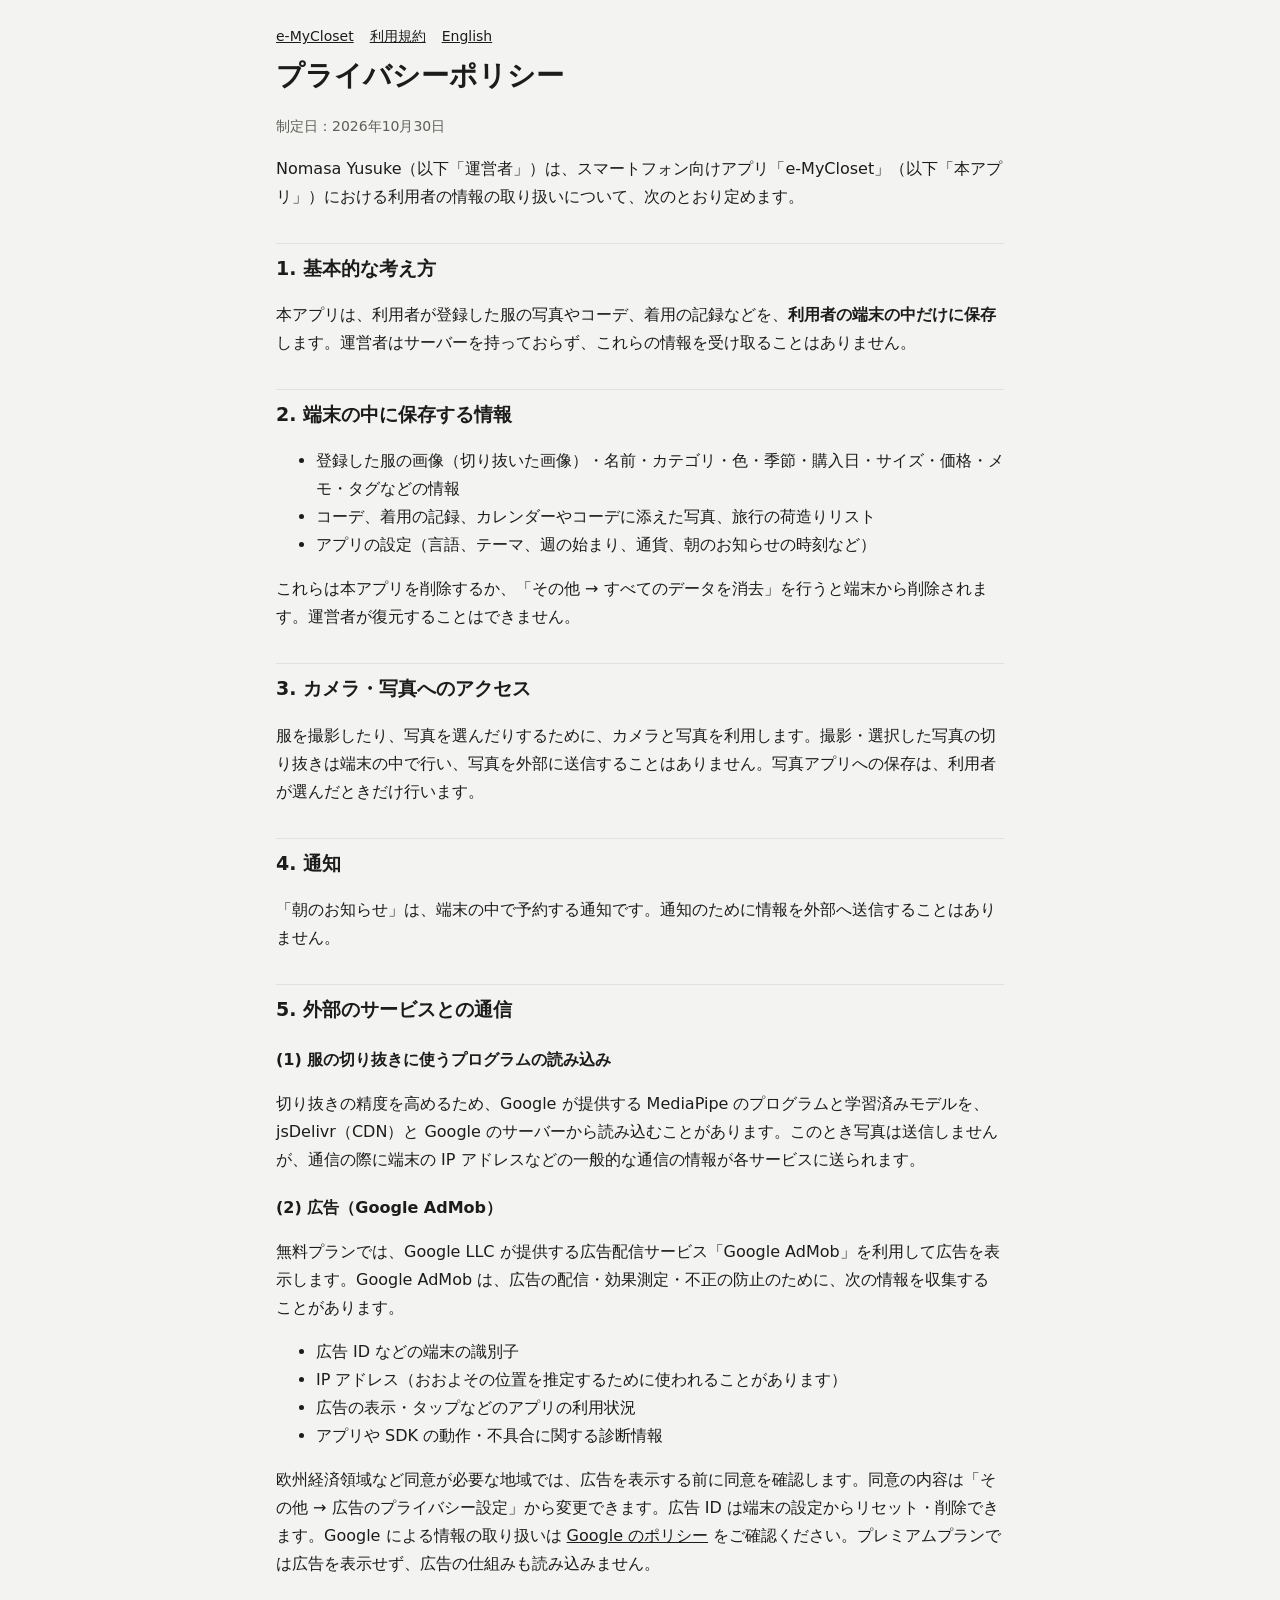
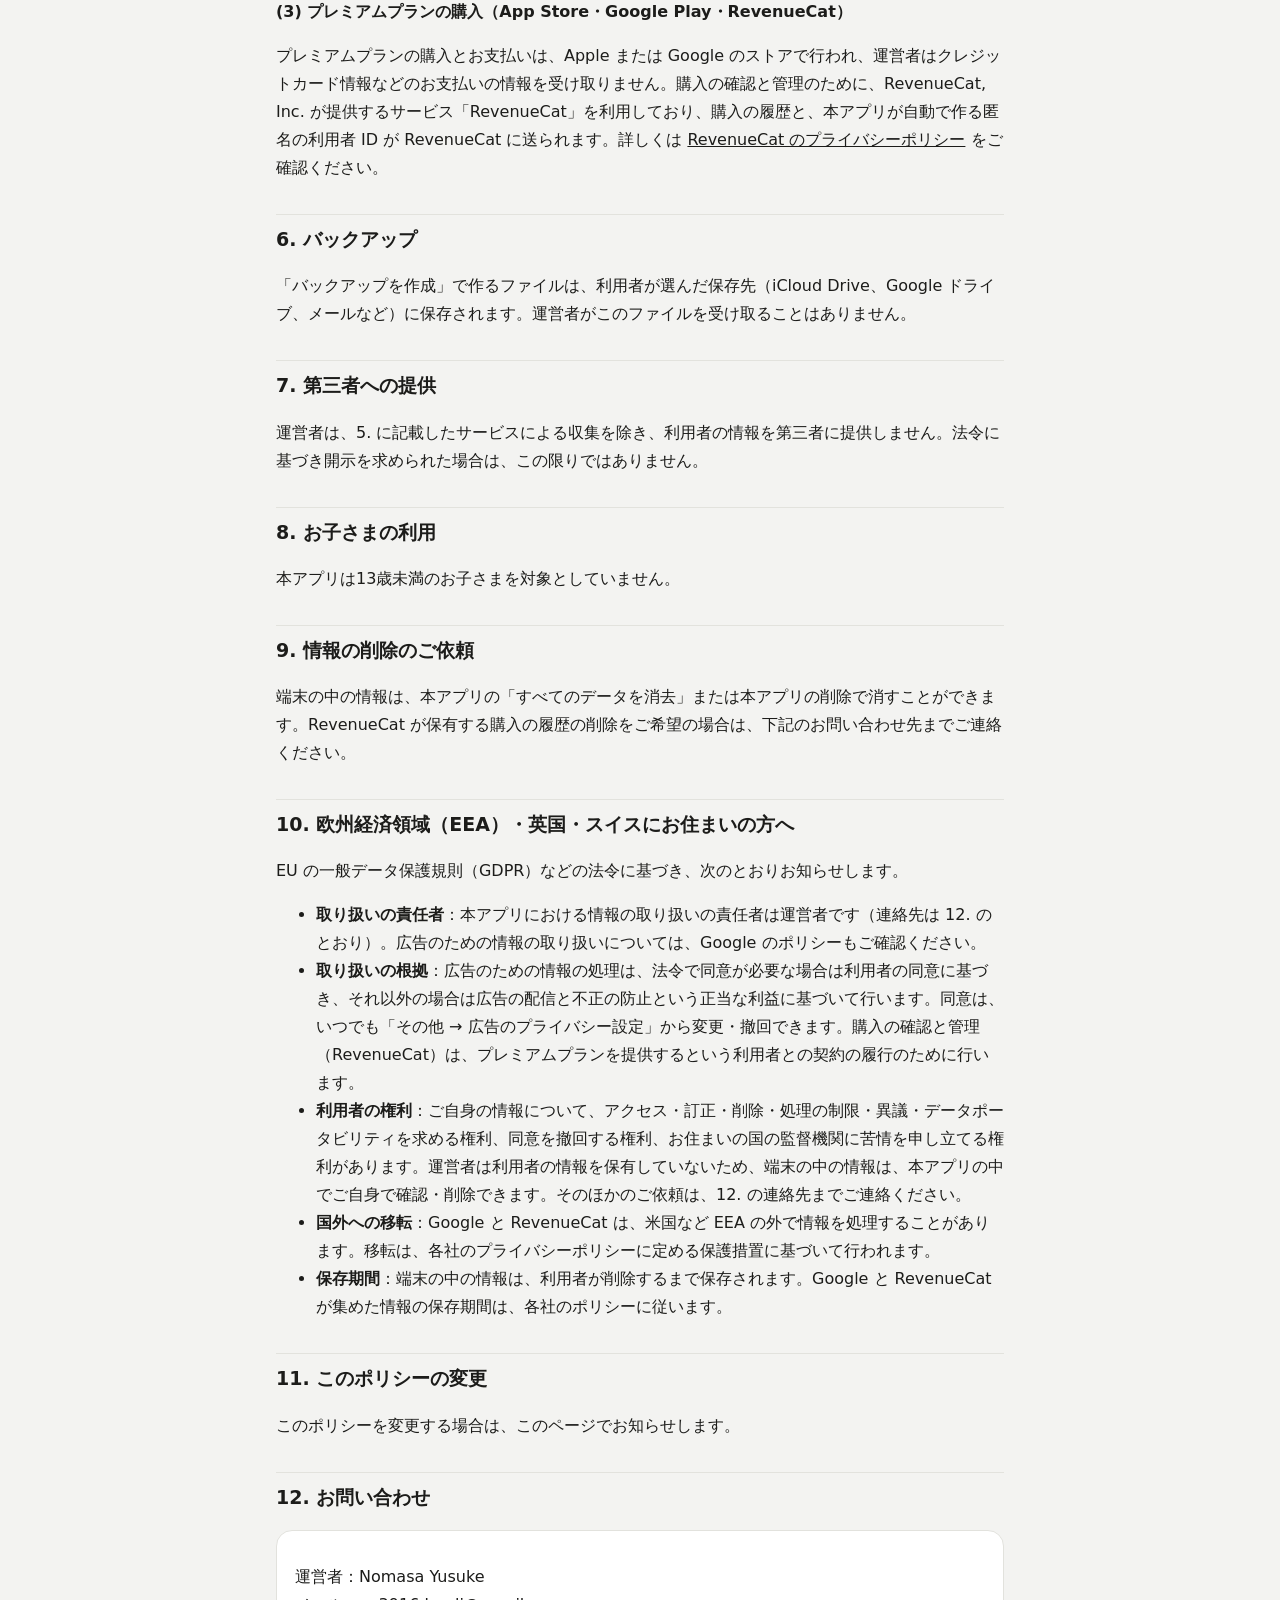
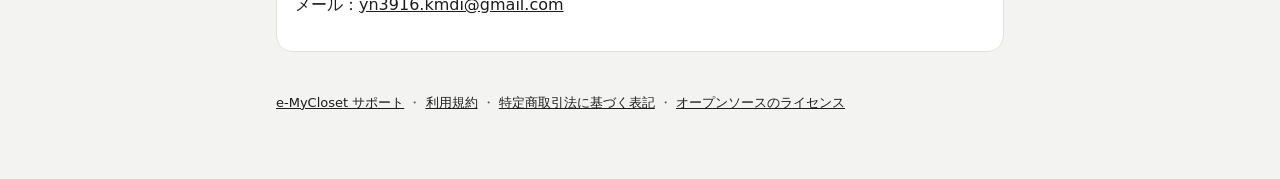
<file: privacy.html>
<!doctype html>
<html lang="ja">
<head>
<meta charset="utf-8">
<meta name="viewport" content="width=device-width, initial-scale=1">
<title>プライバシーポリシー — e-MyCloset</title>
<link rel="icon" href="favicon.png">
<link rel="stylesheet" href="style.css">
</head>
<body>
<main>
<p class="nav"><a href="./">e-MyCloset</a><a href="terms.html">利用規約</a><a href="en/privacy.html">English</a></p>
<h1>プライバシーポリシー</h1>
<p class="updated">制定日：2026年10月30日</p>

<p>Nomasa Yusuke（以下「運営者」）は、スマートフォン向けアプリ「e-MyCloset」（以下「本アプリ」）における利用者の情報の取り扱いについて、次のとおり定めます。</p>

<h2>1. 基本的な考え方</h2>
<p>本アプリは、利用者が登録した服の写真やコーデ、着用の記録などを、<b>利用者の端末の中だけに保存</b>します。運営者はサーバーを持っておらず、これらの情報を受け取ることはありません。</p>

<h2>2. 端末の中に保存する情報</h2>
<ul>
<li>登録した服の画像（切り抜いた画像）・名前・カテゴリ・色・季節・購入日・サイズ・価格・メモ・タグなどの情報</li>
<li>コーデ、着用の記録、カレンダーやコーデに添えた写真、旅行の荷造りリスト</li>
<li>アプリの設定（言語、テーマ、週の始まり、通貨、朝のお知らせの時刻など）</li>
</ul>
<p>これらは本アプリを削除するか、「その他 → すべてのデータを消去」を行うと端末から削除されます。運営者が復元することはできません。</p>

<h2>3. カメラ・写真へのアクセス</h2>
<p>服を撮影したり、写真を選んだりするために、カメラと写真を利用します。撮影・選択した写真の切り抜きは端末の中で行い、写真を外部に送信することはありません。写真アプリへの保存は、利用者が選んだときだけ行います。</p>

<h2>4. 通知</h2>
<p>「朝のお知らせ」は、端末の中で予約する通知です。通知のために情報を外部へ送信することはありません。</p>

<h2>5. 外部のサービスとの通信</h2>
<h3>(1) 服の切り抜きに使うプログラムの読み込み</h3>
<p>切り抜きの精度を高めるため、Google が提供する MediaPipe のプログラムと学習済みモデルを、jsDelivr（CDN）と Google のサーバーから読み込むことがあります。このとき写真は送信しませんが、通信の際に端末の IP アドレスなどの一般的な通信の情報が各サービスに送られます。</p>

<h3>(2) 広告（Google AdMob）</h3>
<p>無料プランでは、Google LLC が提供する広告配信サービス「Google AdMob」を利用して広告を表示します。Google AdMob は、広告の配信・効果測定・不正の防止のために、次の情報を収集することがあります。</p>
<ul>
<li>広告 ID などの端末の識別子</li>
<li>IP アドレス（おおよその位置を推定するために使われることがあります）</li>
<li>広告の表示・タップなどのアプリの利用状況</li>
<li>アプリや SDK の動作・不具合に関する診断情報</li>
</ul>
<p>欧州経済領域など同意が必要な地域では、広告を表示する前に同意を確認します。同意の内容は「その他 → 広告のプライバシー設定」から変更できます。広告 ID は端末の設定からリセット・削除できます。Google による情報の取り扱いは <a href="https://policies.google.com/technologies/partner-sites?hl=ja">Google のポリシー</a> をご確認ください。プレミアムプランでは広告を表示せず、広告の仕組みも読み込みません。</p>

<h3>(3) プレミアムプランの購入（App Store・Google Play・RevenueCat）</h3>
<p>プレミアムプランの購入とお支払いは、Apple または Google のストアで行われ、運営者はクレジットカード情報などのお支払いの情報を受け取りません。購入の確認と管理のために、RevenueCat, Inc. が提供するサービス「RevenueCat」を利用しており、購入の履歴と、本アプリが自動で作る匿名の利用者 ID が RevenueCat に送られます。詳しくは <a href="https://www.revenuecat.com/privacy">RevenueCat のプライバシーポリシー</a> をご確認ください。</p>

<h2>6. バックアップ</h2>
<p>「バックアップを作成」で作るファイルは、利用者が選んだ保存先（iCloud Drive、Google ドライブ、メールなど）に保存されます。運営者がこのファイルを受け取ることはありません。</p>

<h2>7. 第三者への提供</h2>
<p>運営者は、5. に記載したサービスによる収集を除き、利用者の情報を第三者に提供しません。法令に基づき開示を求められた場合は、この限りではありません。</p>

<h2>8. お子さまの利用</h2>
<p>本アプリは13歳未満のお子さまを対象としていません。</p>

<h2>9. 情報の削除のご依頼</h2>
<p>端末の中の情報は、本アプリの「すべてのデータを消去」または本アプリの削除で消すことができます。RevenueCat が保有する購入の履歴の削除をご希望の場合は、下記のお問い合わせ先までご連絡ください。</p>

<h2>10. 欧州経済領域（EEA）・英国・スイスにお住まいの方へ</h2>
<p>EU の一般データ保護規則（GDPR）などの法令に基づき、次のとおりお知らせします。</p>
<ul>
<li><b>取り扱いの責任者</b>：本アプリにおける情報の取り扱いの責任者は運営者です（連絡先は 12. のとおり）。広告のための情報の取り扱いについては、Google のポリシーもご確認ください。</li>
<li><b>取り扱いの根拠</b>：広告のための情報の処理は、法令で同意が必要な場合は利用者の同意に基づき、それ以外の場合は広告の配信と不正の防止という正当な利益に基づいて行います。同意は、いつでも「その他 → 広告のプライバシー設定」から変更・撤回できます。購入の確認と管理（RevenueCat）は、プレミアムプランを提供するという利用者との契約の履行のために行います。</li>
<li><b>利用者の権利</b>：ご自身の情報について、アクセス・訂正・削除・処理の制限・異議・データポータビリティを求める権利、同意を撤回する権利、お住まいの国の監督機関に苦情を申し立てる権利があります。運営者は利用者の情報を保有していないため、端末の中の情報は、本アプリの中でご自身で確認・削除できます。そのほかのご依頼は、12. の連絡先までご連絡ください。</li>
<li><b>国外への移転</b>：Google と RevenueCat は、米国など EEA の外で情報を処理することがあります。移転は、各社のプライバシーポリシーに定める保護措置に基づいて行われます。</li>
<li><b>保存期間</b>：端末の中の情報は、利用者が削除するまで保存されます。Google と RevenueCat が集めた情報の保存期間は、各社のポリシーに従います。</li>
</ul>

<h2>11. このポリシーの変更</h2>
<p>このポリシーを変更する場合は、このページでお知らせします。</p>

<h2>12. お問い合わせ</h2>
<div class="card">
<p>運営者：Nomasa Yusuke<br>メール：<a href="mailto:yn3916.kmdi@gmail.com">yn3916.kmdi@gmail.com</a></p>
</div>

<footer><a href="./">e-MyCloset サポート</a> ・ <a href="terms.html">利用規約</a> ・ <a href="tokushoho.html">特定商取引法に基づく表記</a> ・ <a href="licenses.html">オープンソースのライセンス</a></footer>
</main>
</body>
</html>
</file>
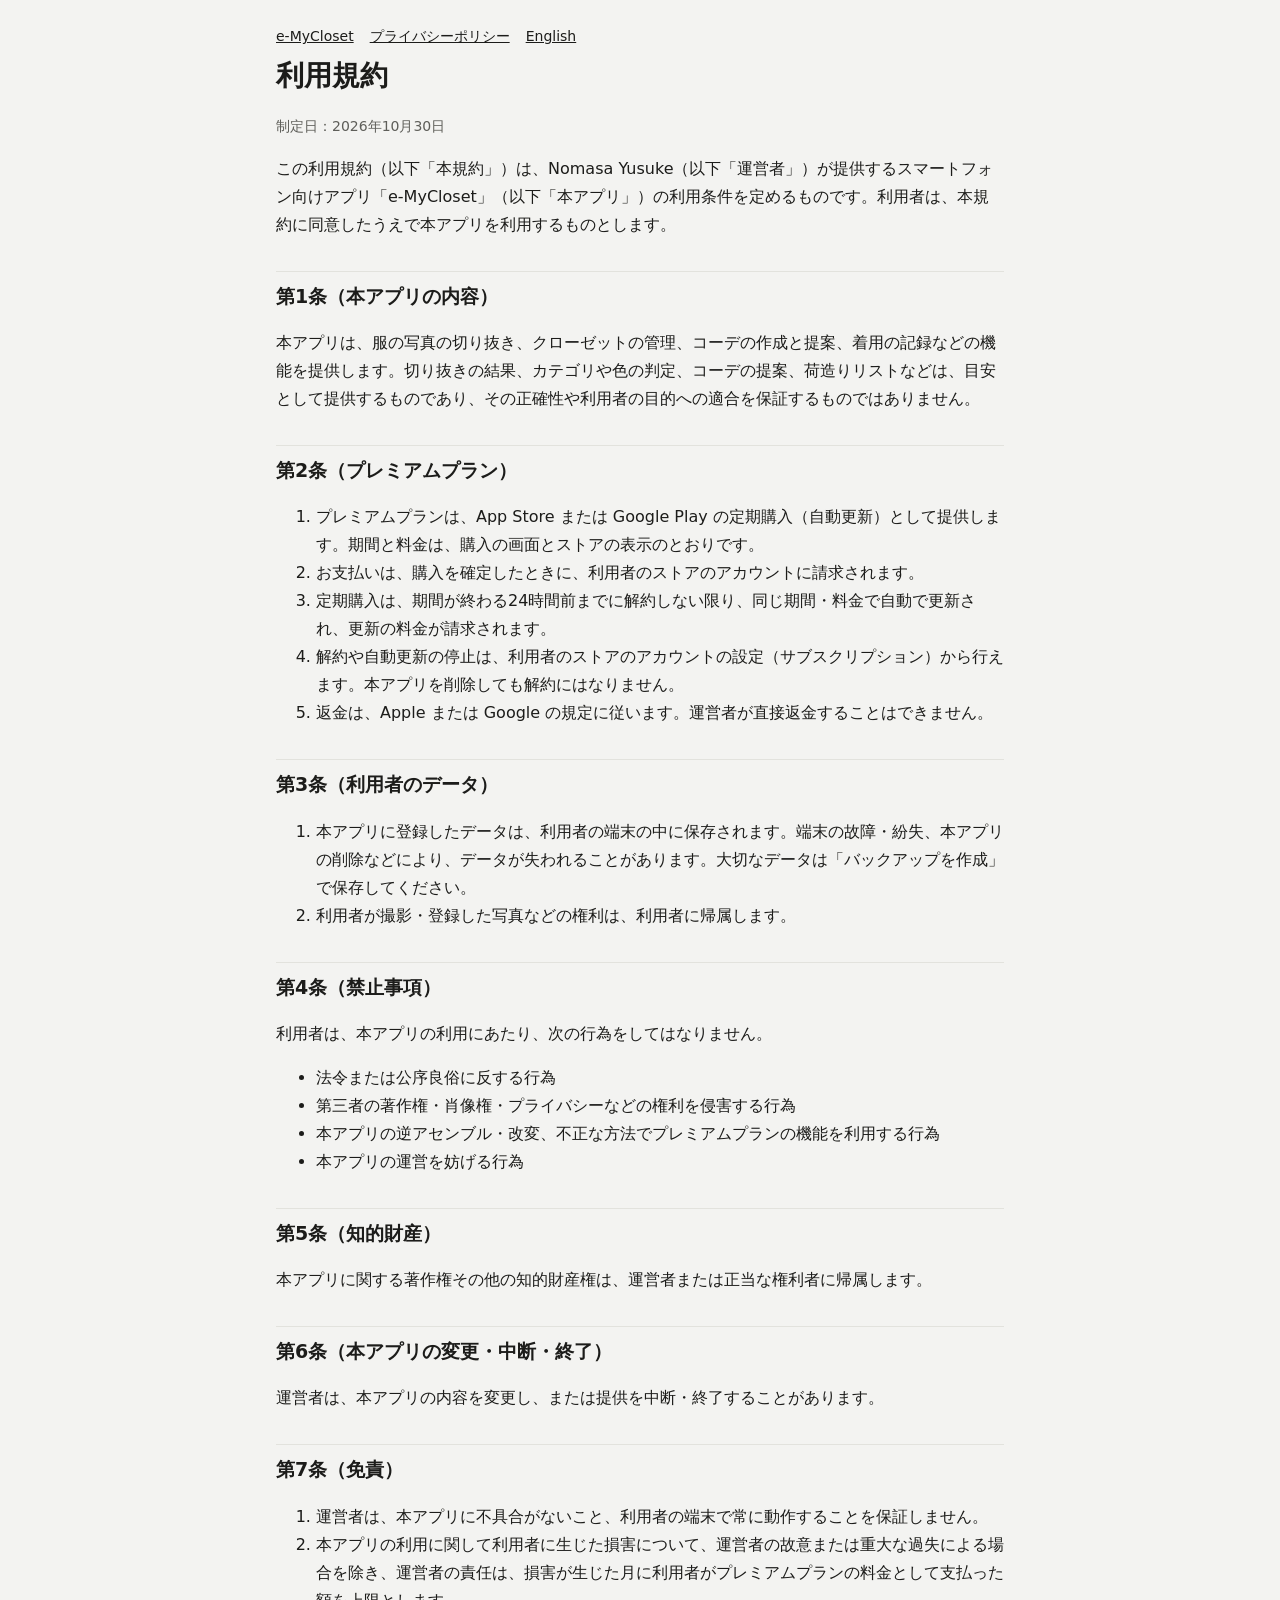
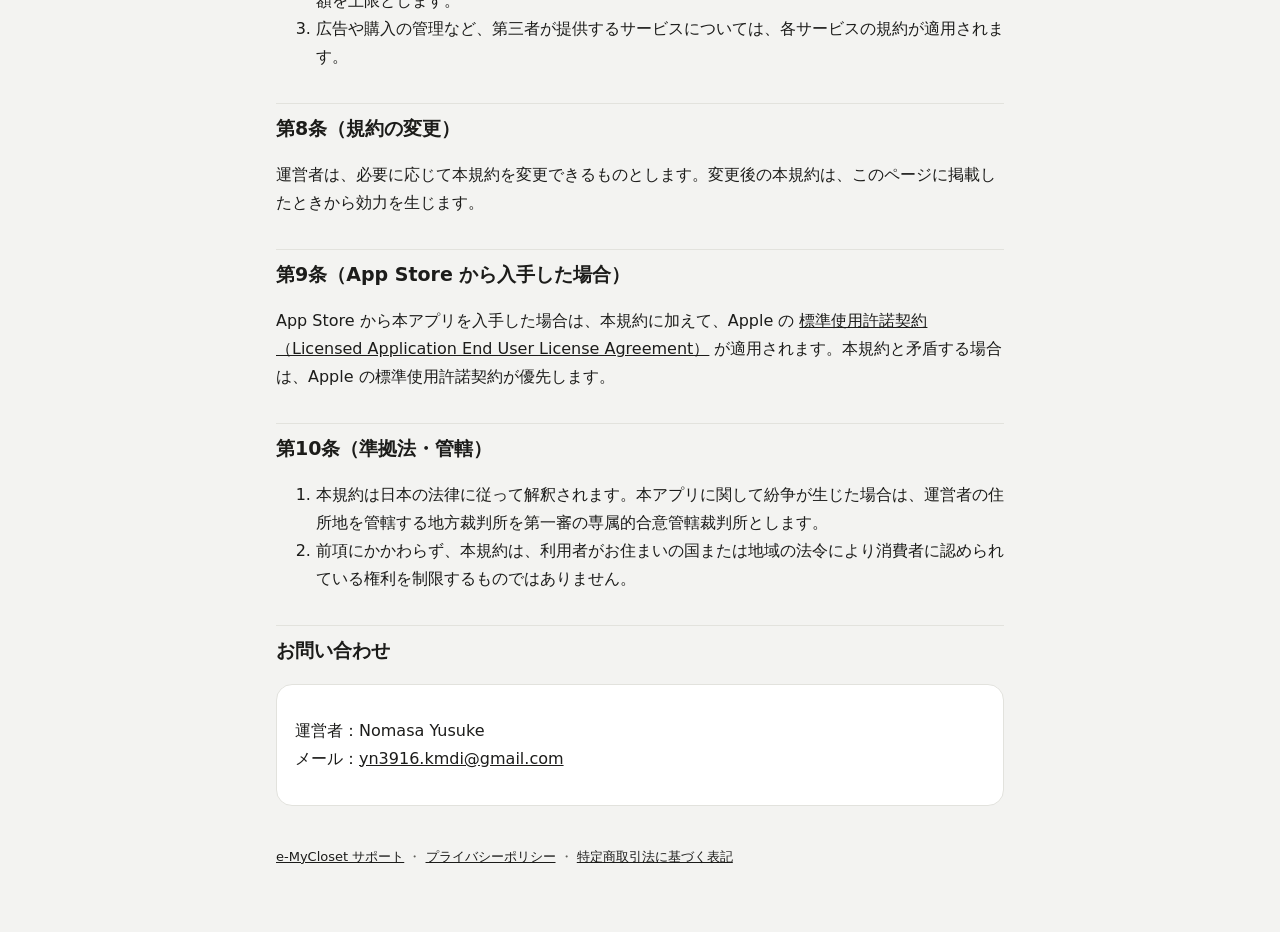
<file: terms.html>
<!doctype html>
<html lang="ja">
<head>
<meta charset="utf-8">
<meta name="viewport" content="width=device-width, initial-scale=1">
<title>利用規約 — e-MyCloset</title>
<link rel="icon" href="favicon.png">
<link rel="stylesheet" href="style.css">
</head>
<body>
<main>
<p class="nav"><a href="./">e-MyCloset</a><a href="privacy.html">プライバシーポリシー</a><a href="en/terms.html">English</a></p>
<h1>利用規約</h1>
<p class="updated">制定日：2026年10月30日</p>

<p>この利用規約（以下「本規約」）は、Nomasa Yusuke（以下「運営者」）が提供するスマートフォン向けアプリ「e-MyCloset」（以下「本アプリ」）の利用条件を定めるものです。利用者は、本規約に同意したうえで本アプリを利用するものとします。</p>

<h2>第1条（本アプリの内容）</h2>
<p>本アプリは、服の写真の切り抜き、クローゼットの管理、コーデの作成と提案、着用の記録などの機能を提供します。切り抜きの結果、カテゴリや色の判定、コーデの提案、荷造りリストなどは、目安として提供するものであり、その正確性や利用者の目的への適合を保証するものではありません。</p>

<h2>第2条（プレミアムプラン）</h2>
<ol>
<li>プレミアムプランは、App Store または Google Play の定期購入（自動更新）として提供します。期間と料金は、購入の画面とストアの表示のとおりです。</li>
<li>お支払いは、購入を確定したときに、利用者のストアのアカウントに請求されます。</li>
<li>定期購入は、期間が終わる24時間前までに解約しない限り、同じ期間・料金で自動で更新され、更新の料金が請求されます。</li>
<li>解約や自動更新の停止は、利用者のストアのアカウントの設定（サブスクリプション）から行えます。本アプリを削除しても解約にはなりません。</li>
<li>返金は、Apple または Google の規定に従います。運営者が直接返金することはできません。</li>
</ol>

<h2>第3条（利用者のデータ）</h2>
<ol>
<li>本アプリに登録したデータは、利用者の端末の中に保存されます。端末の故障・紛失、本アプリの削除などにより、データが失われることがあります。大切なデータは「バックアップを作成」で保存してください。</li>
<li>利用者が撮影・登録した写真などの権利は、利用者に帰属します。</li>
</ol>

<h2>第4条（禁止事項）</h2>
<p>利用者は、本アプリの利用にあたり、次の行為をしてはなりません。</p>
<ul>
<li>法令または公序良俗に反する行為</li>
<li>第三者の著作権・肖像権・プライバシーなどの権利を侵害する行為</li>
<li>本アプリの逆アセンブル・改変、不正な方法でプレミアムプランの機能を利用する行為</li>
<li>本アプリの運営を妨げる行為</li>
</ul>

<h2>第5条（知的財産）</h2>
<p>本アプリに関する著作権その他の知的財産権は、運営者または正当な権利者に帰属します。</p>

<h2>第6条（本アプリの変更・中断・終了）</h2>
<p>運営者は、本アプリの内容を変更し、または提供を中断・終了することがあります。</p>

<h2>第7条（免責）</h2>
<ol>
<li>運営者は、本アプリに不具合がないこと、利用者の端末で常に動作することを保証しません。</li>
<li>本アプリの利用に関して利用者に生じた損害について、運営者の故意または重大な過失による場合を除き、運営者の責任は、損害が生じた月に利用者がプレミアムプランの料金として支払った額を上限とします。</li>
<li>広告や購入の管理など、第三者が提供するサービスについては、各サービスの規約が適用されます。</li>
</ol>

<h2>第8条（規約の変更）</h2>
<p>運営者は、必要に応じて本規約を変更できるものとします。変更後の本規約は、このページに掲載したときから効力を生じます。</p>

<h2>第9条（App Store から入手した場合）</h2>
<p>App Store から本アプリを入手した場合は、本規約に加えて、Apple の <a href="https://www.apple.com/legal/internet-services/itunes/dev/stdeula/">標準使用許諾契約（Licensed Application End User License Agreement）</a> が適用されます。本規約と矛盾する場合は、Apple の標準使用許諾契約が優先します。</p>

<h2>第10条（準拠法・管轄）</h2>
<ol>
<li>本規約は日本の法律に従って解釈されます。本アプリに関して紛争が生じた場合は、運営者の住所地を管轄する地方裁判所を第一審の専属的合意管轄裁判所とします。</li>
<li>前項にかかわらず、本規約は、利用者がお住まいの国または地域の法令により消費者に認められている権利を制限するものではありません。</li>
</ol>

<h2>お問い合わせ</h2>
<div class="card">
<p>運営者：Nomasa Yusuke<br>メール：<a href="mailto:yn3916.kmdi@gmail.com">yn3916.kmdi@gmail.com</a></p>
</div>

<footer><a href="./">e-MyCloset サポート</a> ・ <a href="privacy.html">プライバシーポリシー</a> ・ <a href="tokushoho.html">特定商取引法に基づく表記</a></footer>
</main>
</body>
</html>
</file>
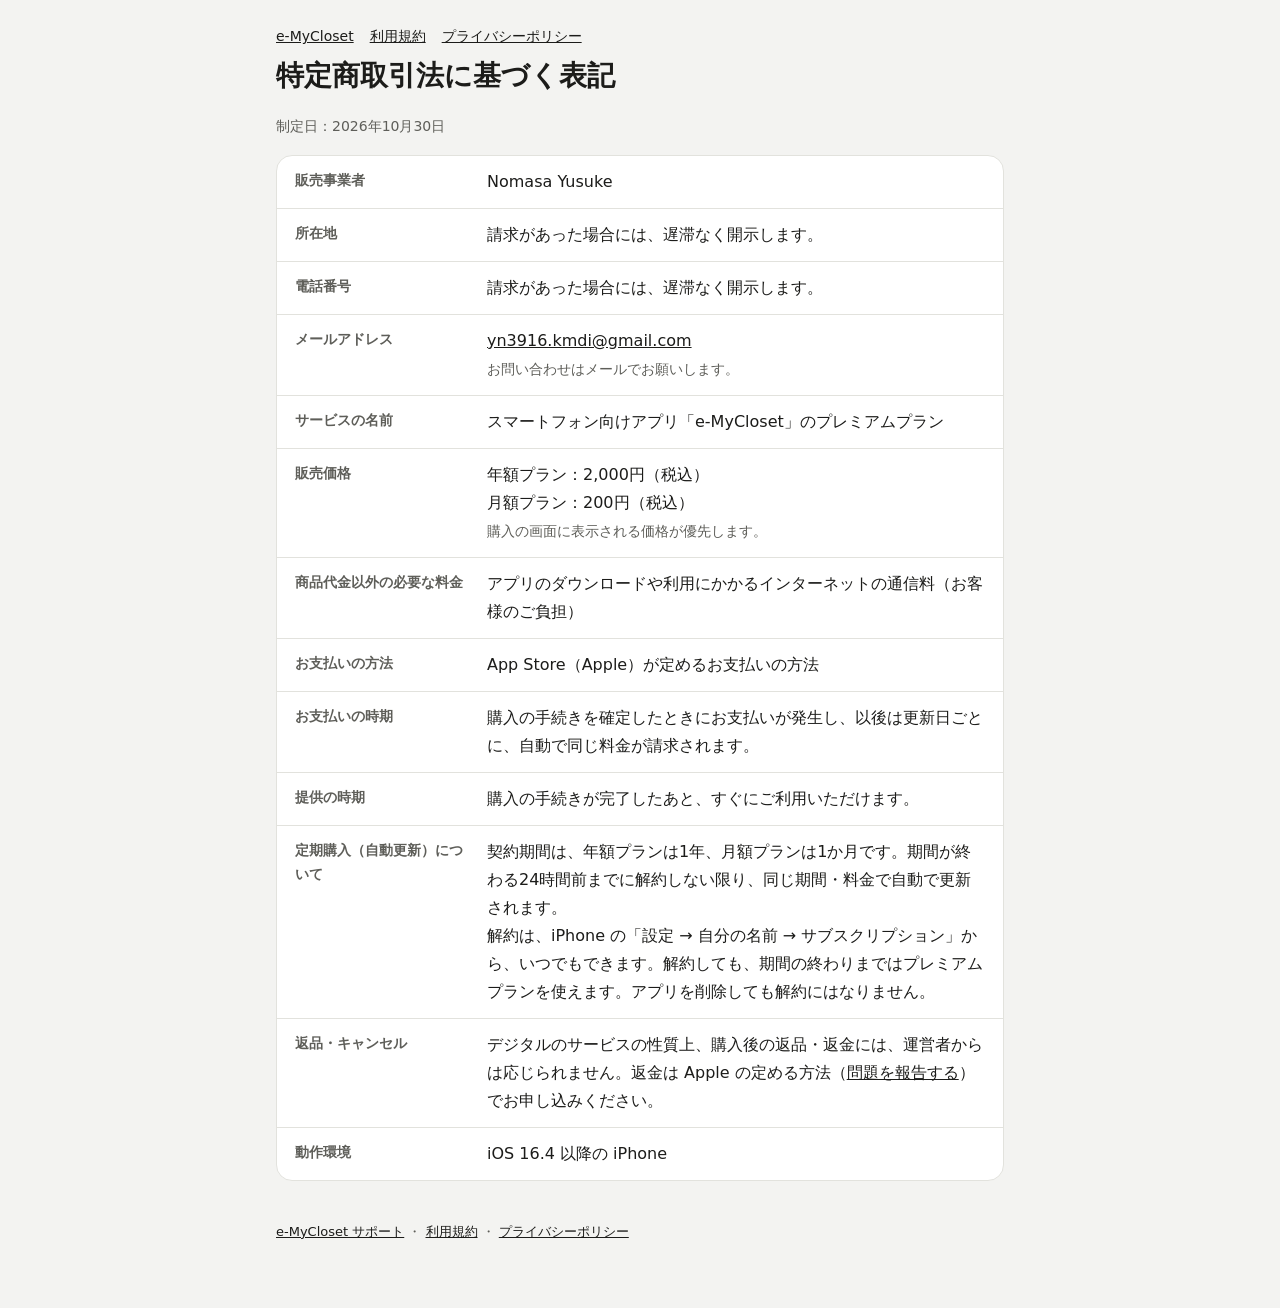
<file: tokushoho.html>
<!doctype html>
<html lang="ja">
<head>
<meta charset="utf-8">
<meta name="viewport" content="width=device-width, initial-scale=1">
<title>特定商取引法に基づく表記 — e-MyCloset</title>
<link rel="icon" href="favicon.png">
<link rel="stylesheet" href="style.css">
</head>
<body>
<main>
<p class="nav"><a href="./">e-MyCloset</a><a href="terms.html">利用規約</a><a href="privacy.html">プライバシーポリシー</a></p>
<h1>特定商取引法に基づく表記</h1>
<p class="updated">制定日：2026年10月30日</p>

<dl class="table">
<div><dt>販売事業者</dt><dd>Nomasa Yusuke</dd></div>
<div><dt>所在地</dt><dd>請求があった場合には、遅滞なく開示します。</dd></div>
<div><dt>電話番号</dt><dd>請求があった場合には、遅滞なく開示します。</dd></div>
<div><dt>メールアドレス</dt><dd><a href="mailto:yn3916.kmdi@gmail.com">yn3916.kmdi@gmail.com</a><br><span class="muted">お問い合わせはメールでお願いします。</span></dd></div>
<div><dt>サービスの名前</dt><dd>スマートフォン向けアプリ「e-MyCloset」のプレミアムプラン</dd></div>
<div><dt>販売価格</dt><dd>年額プラン：2,000円（税込）<br>月額プラン：200円（税込）<br><span class="muted">購入の画面に表示される価格が優先します。</span></dd></div>
<div><dt>商品代金以外の必要な料金</dt><dd>アプリのダウンロードや利用にかかるインターネットの通信料（お客様のご負担）</dd></div>
<div><dt>お支払いの方法</dt><dd>App Store（Apple）が定めるお支払いの方法</dd></div>
<div><dt>お支払いの時期</dt><dd>購入の手続きを確定したときにお支払いが発生し、以後は更新日ごとに、自動で同じ料金が請求されます。</dd></div>
<div><dt>提供の時期</dt><dd>購入の手続きが完了したあと、すぐにご利用いただけます。</dd></div>
<div><dt>定期購入（自動更新）について</dt><dd>
契約期間は、年額プランは1年、月額プランは1か月です。期間が終わる24時間前までに解約しない限り、同じ期間・料金で自動で更新されます。<br>
解約は、iPhone の「設定 → 自分の名前 → サブスクリプション」から、いつでもできます。解約しても、期間の終わりまではプレミアムプランを使えます。アプリを削除しても解約にはなりません。
</dd></div>
<div><dt>返品・キャンセル</dt><dd>デジタルのサービスの性質上、購入後の返品・返金には、運営者からは応じられません。返金は Apple の定める方法（<a href="https://reportaproblem.apple.com/">問題を報告する</a>）でお申し込みください。</dd></div>
<div><dt>動作環境</dt><dd>iOS 16.4 以降の iPhone</dd></div>
</dl>

<footer><a href="./">e-MyCloset サポート</a> ・ <a href="terms.html">利用規約</a> ・ <a href="privacy.html">プライバシーポリシー</a></footer>
</main>
</body>
</html>
</file>
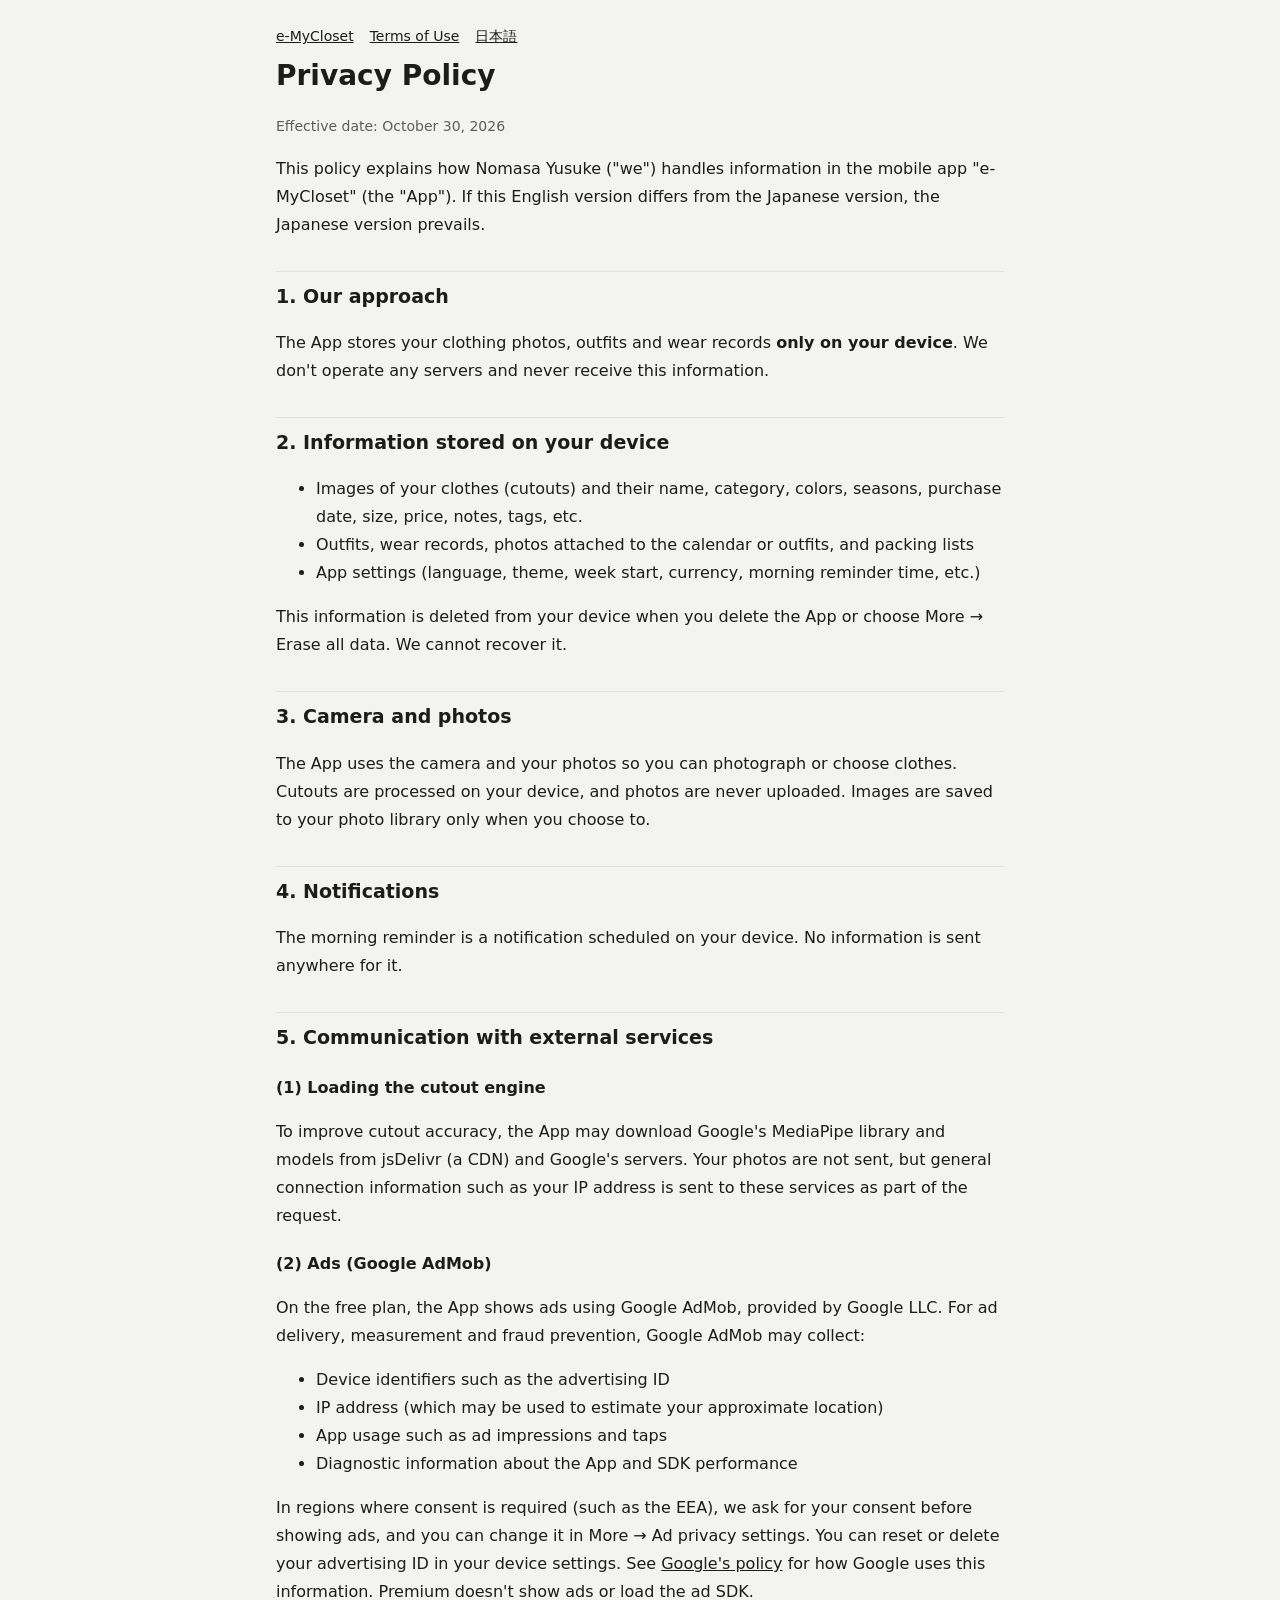
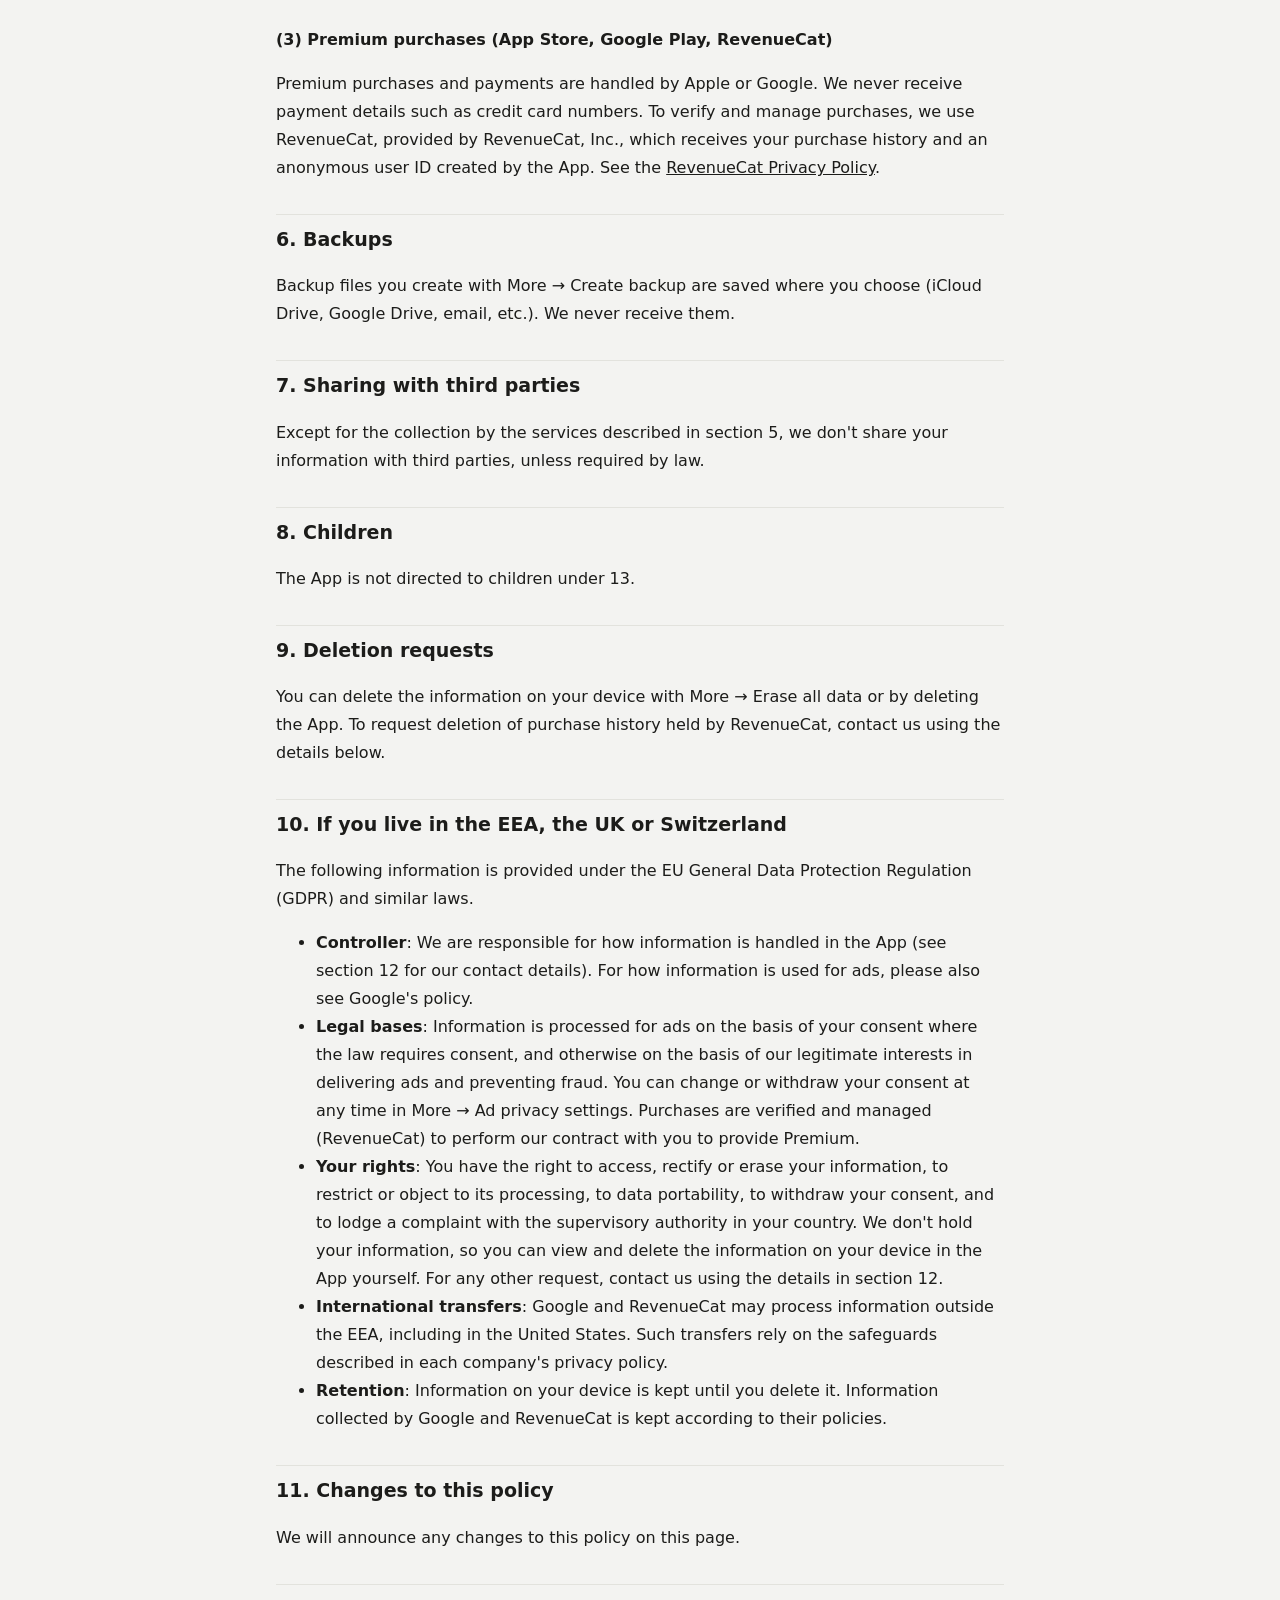
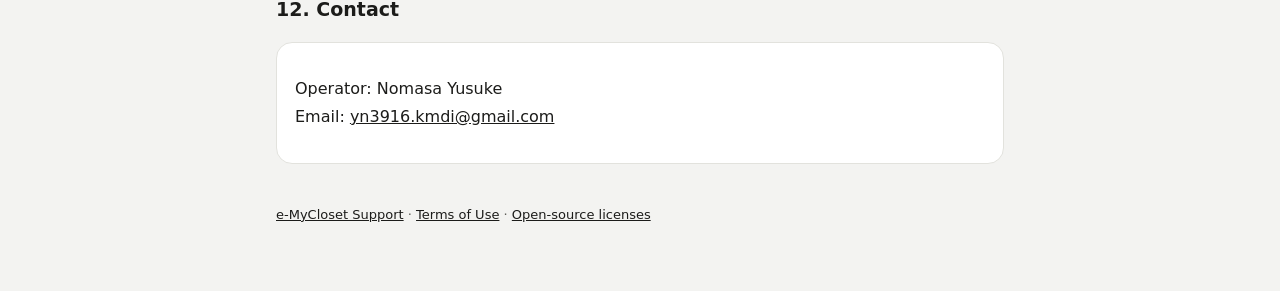
<file: en/privacy.html>
<!doctype html>
<html lang="en">
<head>
<meta charset="utf-8">
<meta name="viewport" content="width=device-width, initial-scale=1">
<title>Privacy Policy — e-MyCloset</title>
<link rel="icon" href="../favicon.png">
<link rel="stylesheet" href="../style.css">
</head>
<body>
<main>
<p class="nav"><a href="./">e-MyCloset</a><a href="terms.html">Terms of Use</a><a href="../privacy.html">日本語</a></p>
<h1>Privacy Policy</h1>
<p class="updated">Effective date: October 30, 2026</p>

<p>This policy explains how Nomasa Yusuke ("we") handles information in the mobile app "e-MyCloset" (the "App"). If this English version differs from the Japanese version, the Japanese version prevails.</p>

<h2>1. Our approach</h2>
<p>The App stores your clothing photos, outfits and wear records <b>only on your device</b>. We don't operate any servers and never receive this information.</p>

<h2>2. Information stored on your device</h2>
<ul>
<li>Images of your clothes (cutouts) and their name, category, colors, seasons, purchase date, size, price, notes, tags, etc.</li>
<li>Outfits, wear records, photos attached to the calendar or outfits, and packing lists</li>
<li>App settings (language, theme, week start, currency, morning reminder time, etc.)</li>
</ul>
<p>This information is deleted from your device when you delete the App or choose More → Erase all data. We cannot recover it.</p>

<h2>3. Camera and photos</h2>
<p>The App uses the camera and your photos so you can photograph or choose clothes. Cutouts are processed on your device, and photos are never uploaded. Images are saved to your photo library only when you choose to.</p>

<h2>4. Notifications</h2>
<p>The morning reminder is a notification scheduled on your device. No information is sent anywhere for it.</p>

<h2>5. Communication with external services</h2>
<h3>(1) Loading the cutout engine</h3>
<p>To improve cutout accuracy, the App may download Google's MediaPipe library and models from jsDelivr (a CDN) and Google's servers. Your photos are not sent, but general connection information such as your IP address is sent to these services as part of the request.</p>

<h3>(2) Ads (Google AdMob)</h3>
<p>On the free plan, the App shows ads using Google AdMob, provided by Google LLC. For ad delivery, measurement and fraud prevention, Google AdMob may collect:</p>
<ul>
<li>Device identifiers such as the advertising ID</li>
<li>IP address (which may be used to estimate your approximate location)</li>
<li>App usage such as ad impressions and taps</li>
<li>Diagnostic information about the App and SDK performance</li>
</ul>
<p>In regions where consent is required (such as the EEA), we ask for your consent before showing ads, and you can change it in More → Ad privacy settings. You can reset or delete your advertising ID in your device settings. See <a href="https://policies.google.com/technologies/partner-sites">Google's policy</a> for how Google uses this information. Premium doesn't show ads or load the ad SDK.</p>

<h3>(3) Premium purchases (App Store, Google Play, RevenueCat)</h3>
<p>Premium purchases and payments are handled by Apple or Google. We never receive payment details such as credit card numbers. To verify and manage purchases, we use RevenueCat, provided by RevenueCat, Inc., which receives your purchase history and an anonymous user ID created by the App. See the <a href="https://www.revenuecat.com/privacy">RevenueCat Privacy Policy</a>.</p>

<h2>6. Backups</h2>
<p>Backup files you create with More → Create backup are saved where you choose (iCloud Drive, Google Drive, email, etc.). We never receive them.</p>

<h2>7. Sharing with third parties</h2>
<p>Except for the collection by the services described in section 5, we don't share your information with third parties, unless required by law.</p>

<h2>8. Children</h2>
<p>The App is not directed to children under 13.</p>

<h2>9. Deletion requests</h2>
<p>You can delete the information on your device with More → Erase all data or by deleting the App. To request deletion of purchase history held by RevenueCat, contact us using the details below.</p>

<h2>10. If you live in the EEA, the UK or Switzerland</h2>
<p>The following information is provided under the EU General Data Protection Regulation (GDPR) and similar laws.</p>
<ul>
<li><b>Controller</b>: We are responsible for how information is handled in the App (see section 12 for our contact details). For how information is used for ads, please also see Google's policy.</li>
<li><b>Legal bases</b>: Information is processed for ads on the basis of your consent where the law requires consent, and otherwise on the basis of our legitimate interests in delivering ads and preventing fraud. You can change or withdraw your consent at any time in More → Ad privacy settings. Purchases are verified and managed (RevenueCat) to perform our contract with you to provide Premium.</li>
<li><b>Your rights</b>: You have the right to access, rectify or erase your information, to restrict or object to its processing, to data portability, to withdraw your consent, and to lodge a complaint with the supervisory authority in your country. We don't hold your information, so you can view and delete the information on your device in the App yourself. For any other request, contact us using the details in section 12.</li>
<li><b>International transfers</b>: Google and RevenueCat may process information outside the EEA, including in the United States. Such transfers rely on the safeguards described in each company's privacy policy.</li>
<li><b>Retention</b>: Information on your device is kept until you delete it. Information collected by Google and RevenueCat is kept according to their policies.</li>
</ul>

<h2>11. Changes to this policy</h2>
<p>We will announce any changes to this policy on this page.</p>

<h2>12. Contact</h2>
<div class="card">
<p>Operator: Nomasa Yusuke<br>Email: <a href="mailto:yn3916.kmdi@gmail.com">yn3916.kmdi@gmail.com</a></p>
</div>

<footer><a href="./">e-MyCloset Support</a> · <a href="terms.html">Terms of Use</a> · <a href="../licenses.html">Open-source licenses</a></footer>
</main>
</body>
</html>
</file>
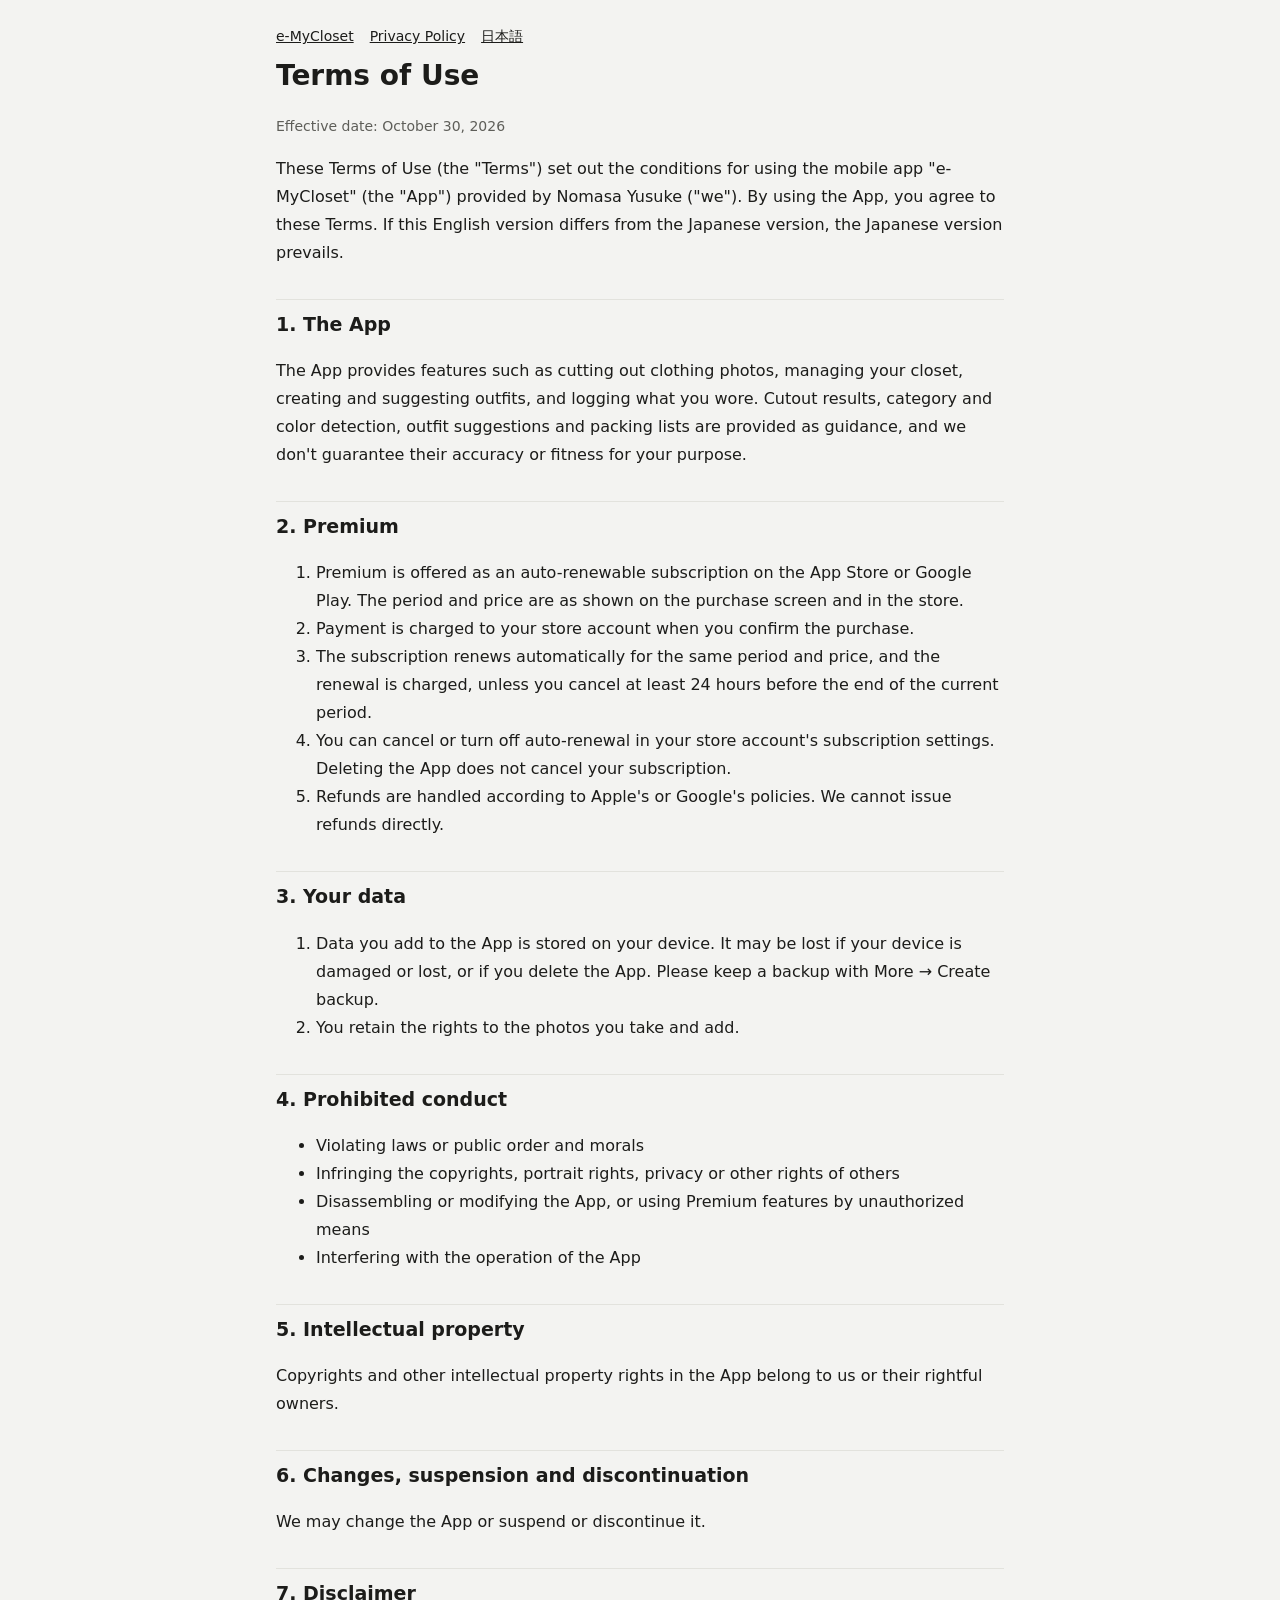
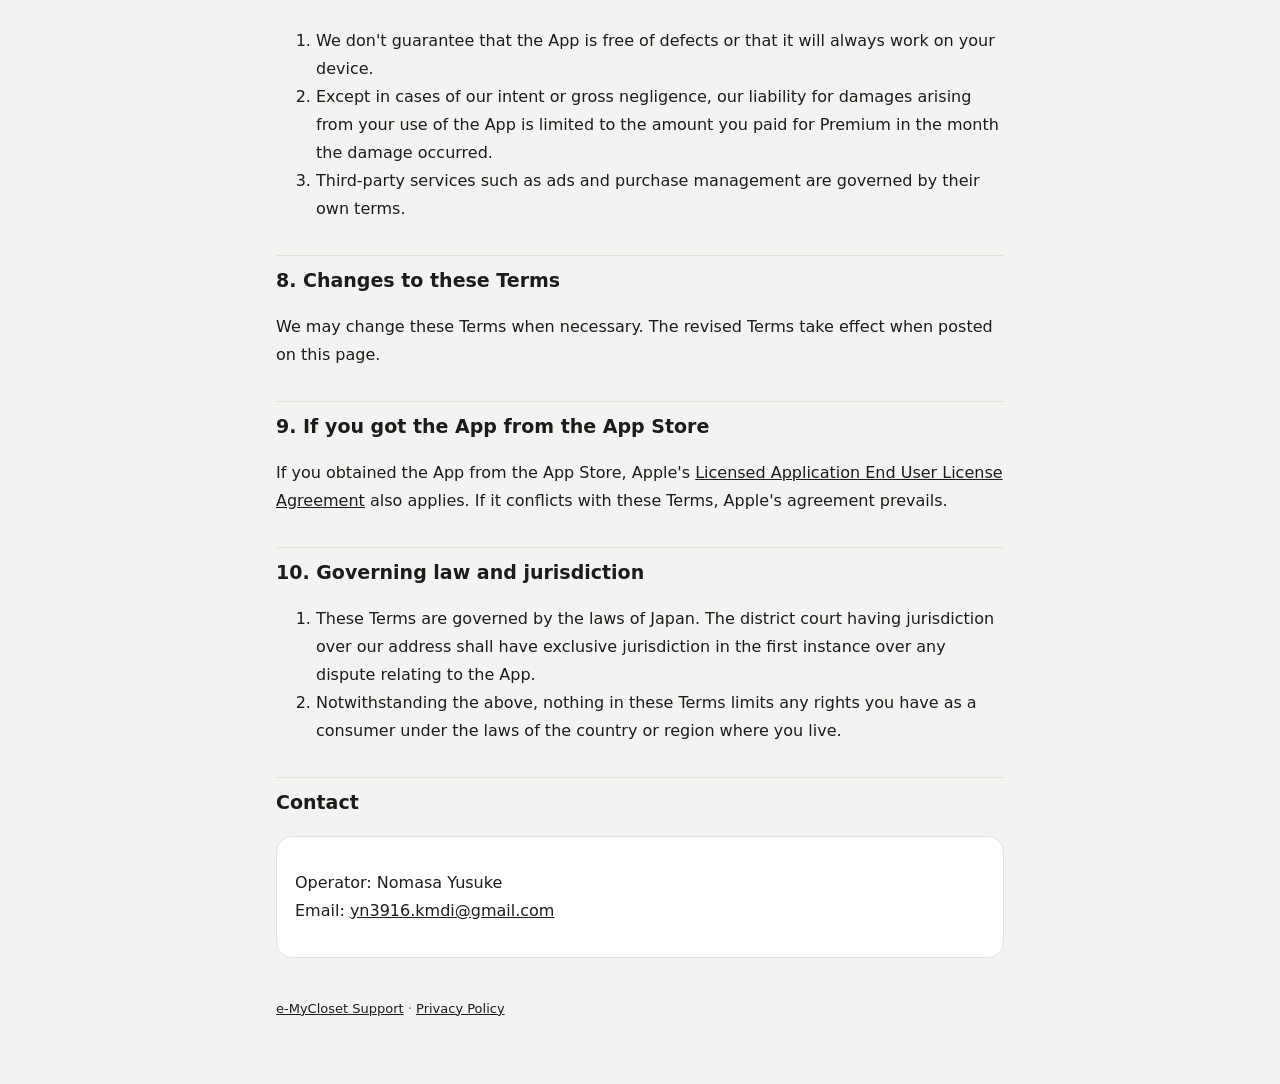
<file: en/terms.html>
<!doctype html>
<html lang="en">
<head>
<meta charset="utf-8">
<meta name="viewport" content="width=device-width, initial-scale=1">
<title>Terms of Use — e-MyCloset</title>
<link rel="icon" href="../favicon.png">
<link rel="stylesheet" href="../style.css">
</head>
<body>
<main>
<p class="nav"><a href="./">e-MyCloset</a><a href="privacy.html">Privacy Policy</a><a href="../terms.html">日本語</a></p>
<h1>Terms of Use</h1>
<p class="updated">Effective date: October 30, 2026</p>

<p>These Terms of Use (the "Terms") set out the conditions for using the mobile app "e-MyCloset" (the "App") provided by Nomasa Yusuke ("we"). By using the App, you agree to these Terms. If this English version differs from the Japanese version, the Japanese version prevails.</p>

<h2>1. The App</h2>
<p>The App provides features such as cutting out clothing photos, managing your closet, creating and suggesting outfits, and logging what you wore. Cutout results, category and color detection, outfit suggestions and packing lists are provided as guidance, and we don't guarantee their accuracy or fitness for your purpose.</p>

<h2>2. Premium</h2>
<ol>
<li>Premium is offered as an auto-renewable subscription on the App Store or Google Play. The period and price are as shown on the purchase screen and in the store.</li>
<li>Payment is charged to your store account when you confirm the purchase.</li>
<li>The subscription renews automatically for the same period and price, and the renewal is charged, unless you cancel at least 24 hours before the end of the current period.</li>
<li>You can cancel or turn off auto-renewal in your store account's subscription settings. Deleting the App does not cancel your subscription.</li>
<li>Refunds are handled according to Apple's or Google's policies. We cannot issue refunds directly.</li>
</ol>

<h2>3. Your data</h2>
<ol>
<li>Data you add to the App is stored on your device. It may be lost if your device is damaged or lost, or if you delete the App. Please keep a backup with More → Create backup.</li>
<li>You retain the rights to the photos you take and add.</li>
</ol>

<h2>4. Prohibited conduct</h2>
<ul>
<li>Violating laws or public order and morals</li>
<li>Infringing the copyrights, portrait rights, privacy or other rights of others</li>
<li>Disassembling or modifying the App, or using Premium features by unauthorized means</li>
<li>Interfering with the operation of the App</li>
</ul>

<h2>5. Intellectual property</h2>
<p>Copyrights and other intellectual property rights in the App belong to us or their rightful owners.</p>

<h2>6. Changes, suspension and discontinuation</h2>
<p>We may change the App or suspend or discontinue it.</p>

<h2>7. Disclaimer</h2>
<ol>
<li>We don't guarantee that the App is free of defects or that it will always work on your device.</li>
<li>Except in cases of our intent or gross negligence, our liability for damages arising from your use of the App is limited to the amount you paid for Premium in the month the damage occurred.</li>
<li>Third-party services such as ads and purchase management are governed by their own terms.</li>
</ol>

<h2>8. Changes to these Terms</h2>
<p>We may change these Terms when necessary. The revised Terms take effect when posted on this page.</p>

<h2>9. If you got the App from the App Store</h2>
<p>If you obtained the App from the App Store, Apple's <a href="https://www.apple.com/legal/internet-services/itunes/dev/stdeula/">Licensed Application End User License Agreement</a> also applies. If it conflicts with these Terms, Apple's agreement prevails.</p>

<h2>10. Governing law and jurisdiction</h2>
<ol>
<li>These Terms are governed by the laws of Japan. The district court having jurisdiction over our address shall have exclusive jurisdiction in the first instance over any dispute relating to the App.</li>
<li>Notwithstanding the above, nothing in these Terms limits any rights you have as a consumer under the laws of the country or region where you live.</li>
</ol>

<h2>Contact</h2>
<div class="card">
<p>Operator: Nomasa Yusuke<br>Email: <a href="mailto:yn3916.kmdi@gmail.com">yn3916.kmdi@gmail.com</a></p>
</div>

<footer><a href="./">e-MyCloset Support</a> · <a href="privacy.html">Privacy Policy</a></footer>
</main>
</body>
</html>
</file>
<file: style.css>
/* e-MyCloset の公開ページ（サポート・プライバシーポリシー・利用規約）の見た目 */
:root {
  --bg: #f3f3f1;
  --card: #ffffff;
  --ink: #1c1c1a;
  --muted: #5e5e59;
  --line: #e2e2dd;
  --accent: #1c1c1a;
  color-scheme: light dark;
}
@media (prefers-color-scheme: dark) {
  :root {
    --bg: #161614;
    --card: #20201e;
    --ink: #f3f1ec;
    --muted: #b4b4ad;
    --line: #34342f;
    --accent: #e6c987;
  }
}
* { box-sizing: border-box; }
html { -webkit-text-size-adjust: 100%; }
body {
  margin: 0;
  background: var(--bg);
  color: var(--ink);
  font: 16px/1.75 system-ui, -apple-system, "Hiragino Sans", "Noto Sans JP", "Noto Sans SC", "Noto Sans KR", sans-serif;
}
main { max-width: 760px; margin: 0 auto; padding: 24px 16px 64px; }
h1 { font-size: 28px; line-height: 1.35; margin: 8px 0 20px; }
h1 small { font-size: 16px; color: var(--muted); font-weight: 500; }
h2 { font-size: 19px; margin: 32px 0 8px; padding-top: 8px; border-top: 1px solid var(--line); }
h3 { font-size: 16px; margin: 20px 0 4px; }
p, li { color: var(--ink); }
.muted, .updated { color: var(--muted); font-size: 14px; }
a { color: var(--accent); }
.nav { display: flex; flex-wrap: wrap; gap: 6px 16px; font-size: 14px; margin: 0 0 8px; }
.card { background: var(--card); border: 1px solid var(--line); border-radius: 16px; padding: 16px 18px; margin: 16px 0; }
.app { display: flex; align-items: center; gap: 14px; }
.app img { width: 64px; height: 64px; border-radius: 15px; }
details { background: var(--card); border: 1px solid var(--line); border-radius: 12px; padding: 10px 14px; margin: 8px 0; }
details summary { cursor: pointer; }
.lic { color: var(--muted); font-size: 13px; margin-left: 6px; }
pre { white-space: pre-wrap; font-size: 12px; line-height: 1.5; color: var(--muted); }
footer { margin-top: 40px; font-size: 13px; color: var(--muted); }
/* 特定商取引法に基づく表記などの表 */
dl.table { background: var(--card); border: 1px solid var(--line); border-radius: 16px; margin: 16px 0; padding: 0; overflow: hidden; }
dl.table > div { display: grid; grid-template-columns: 11em 1fr; gap: 4px 16px; padding: 12px 18px; border-top: 1px solid var(--line); }
dl.table > div:first-child { border-top: 0; }
dl.table dt { font-weight: 700; font-size: 14px; color: var(--muted); }
dl.table dd { margin: 0; }
@media (max-width: 560px) { dl.table > div { grid-template-columns: 1fr; } }
</file>
